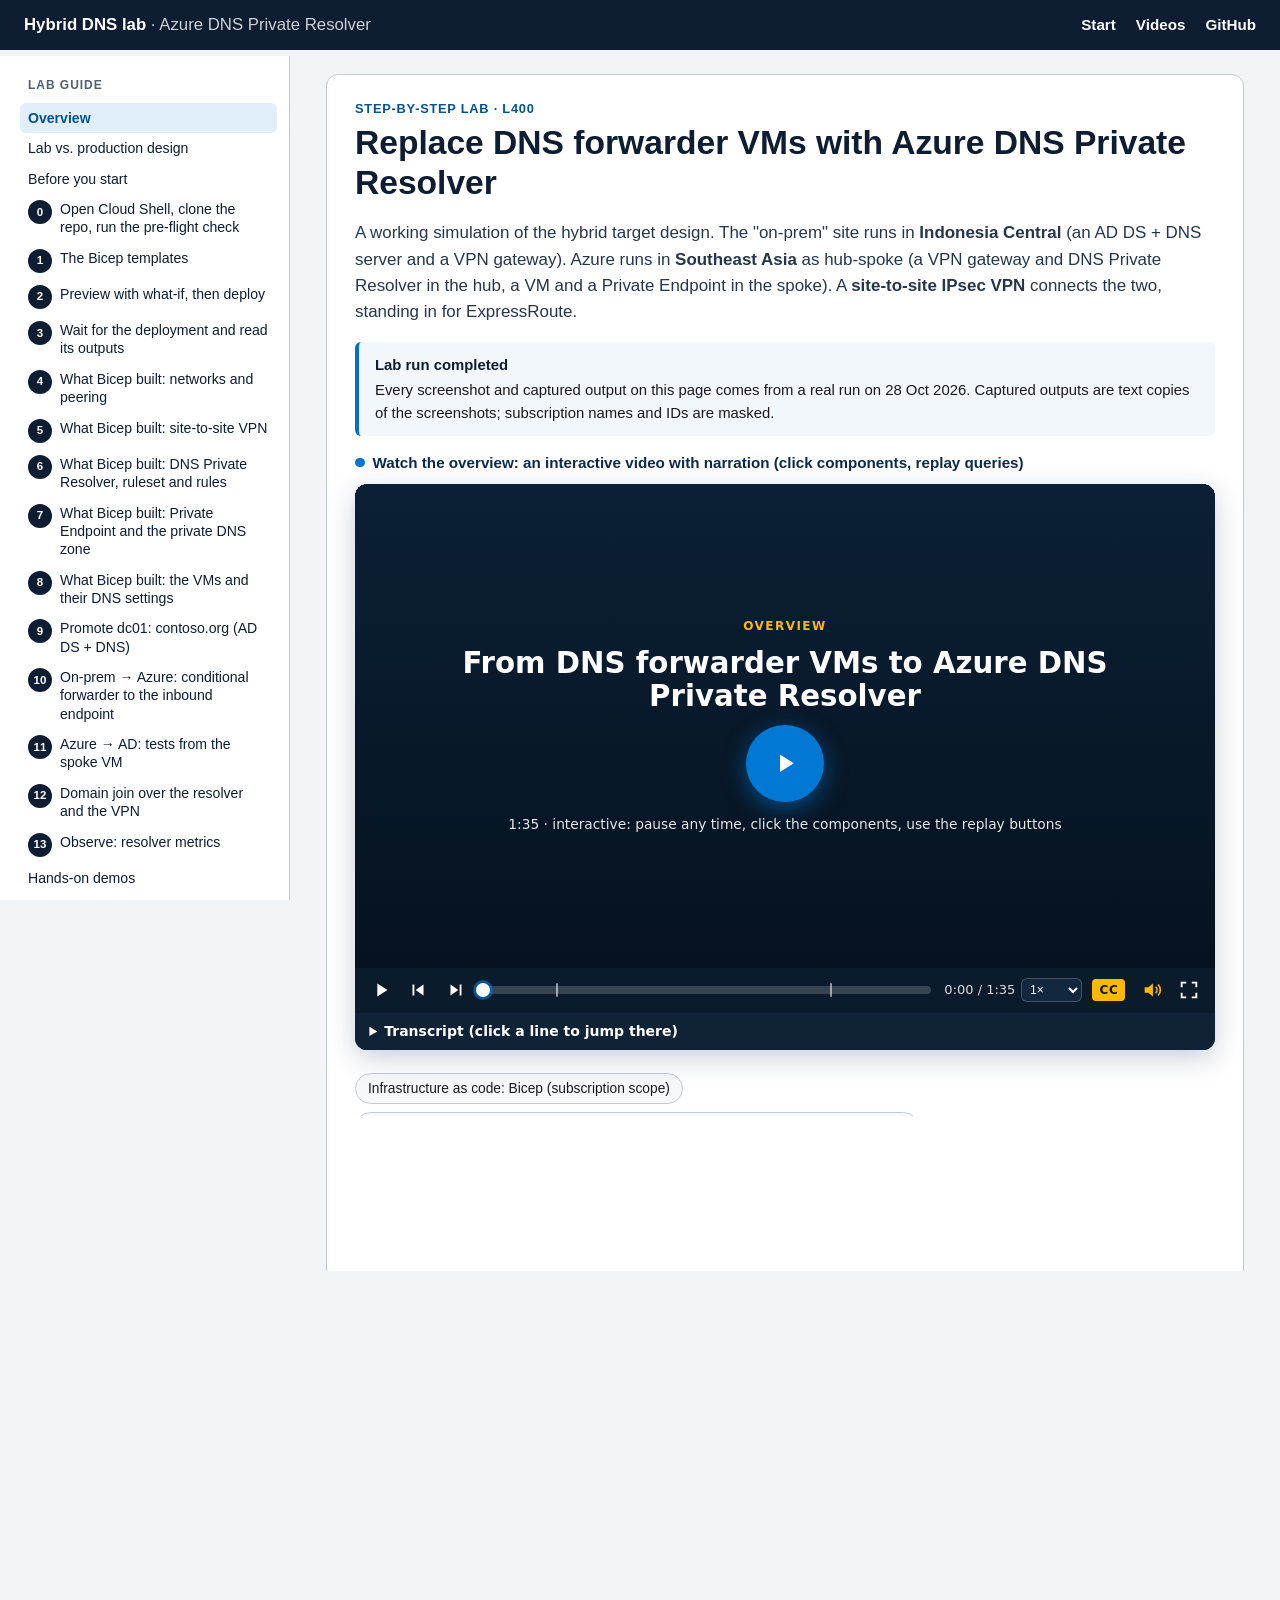
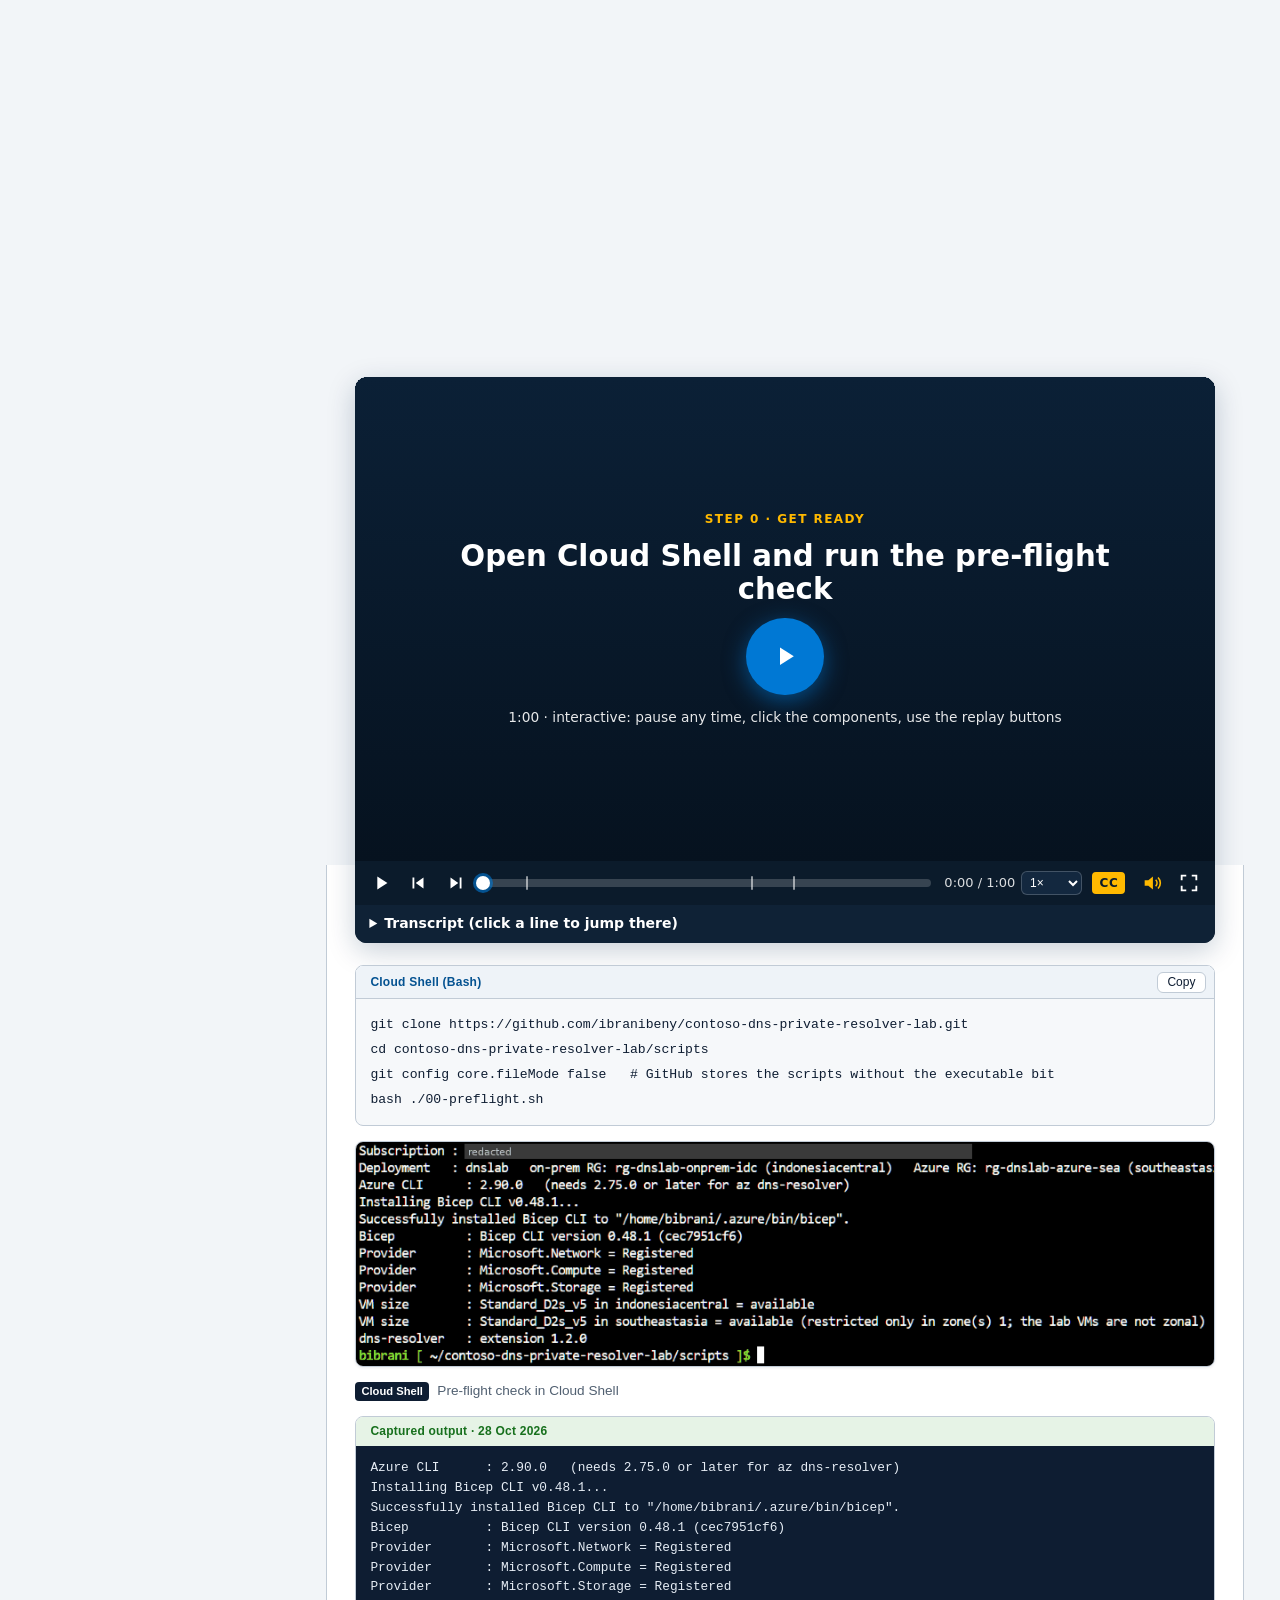
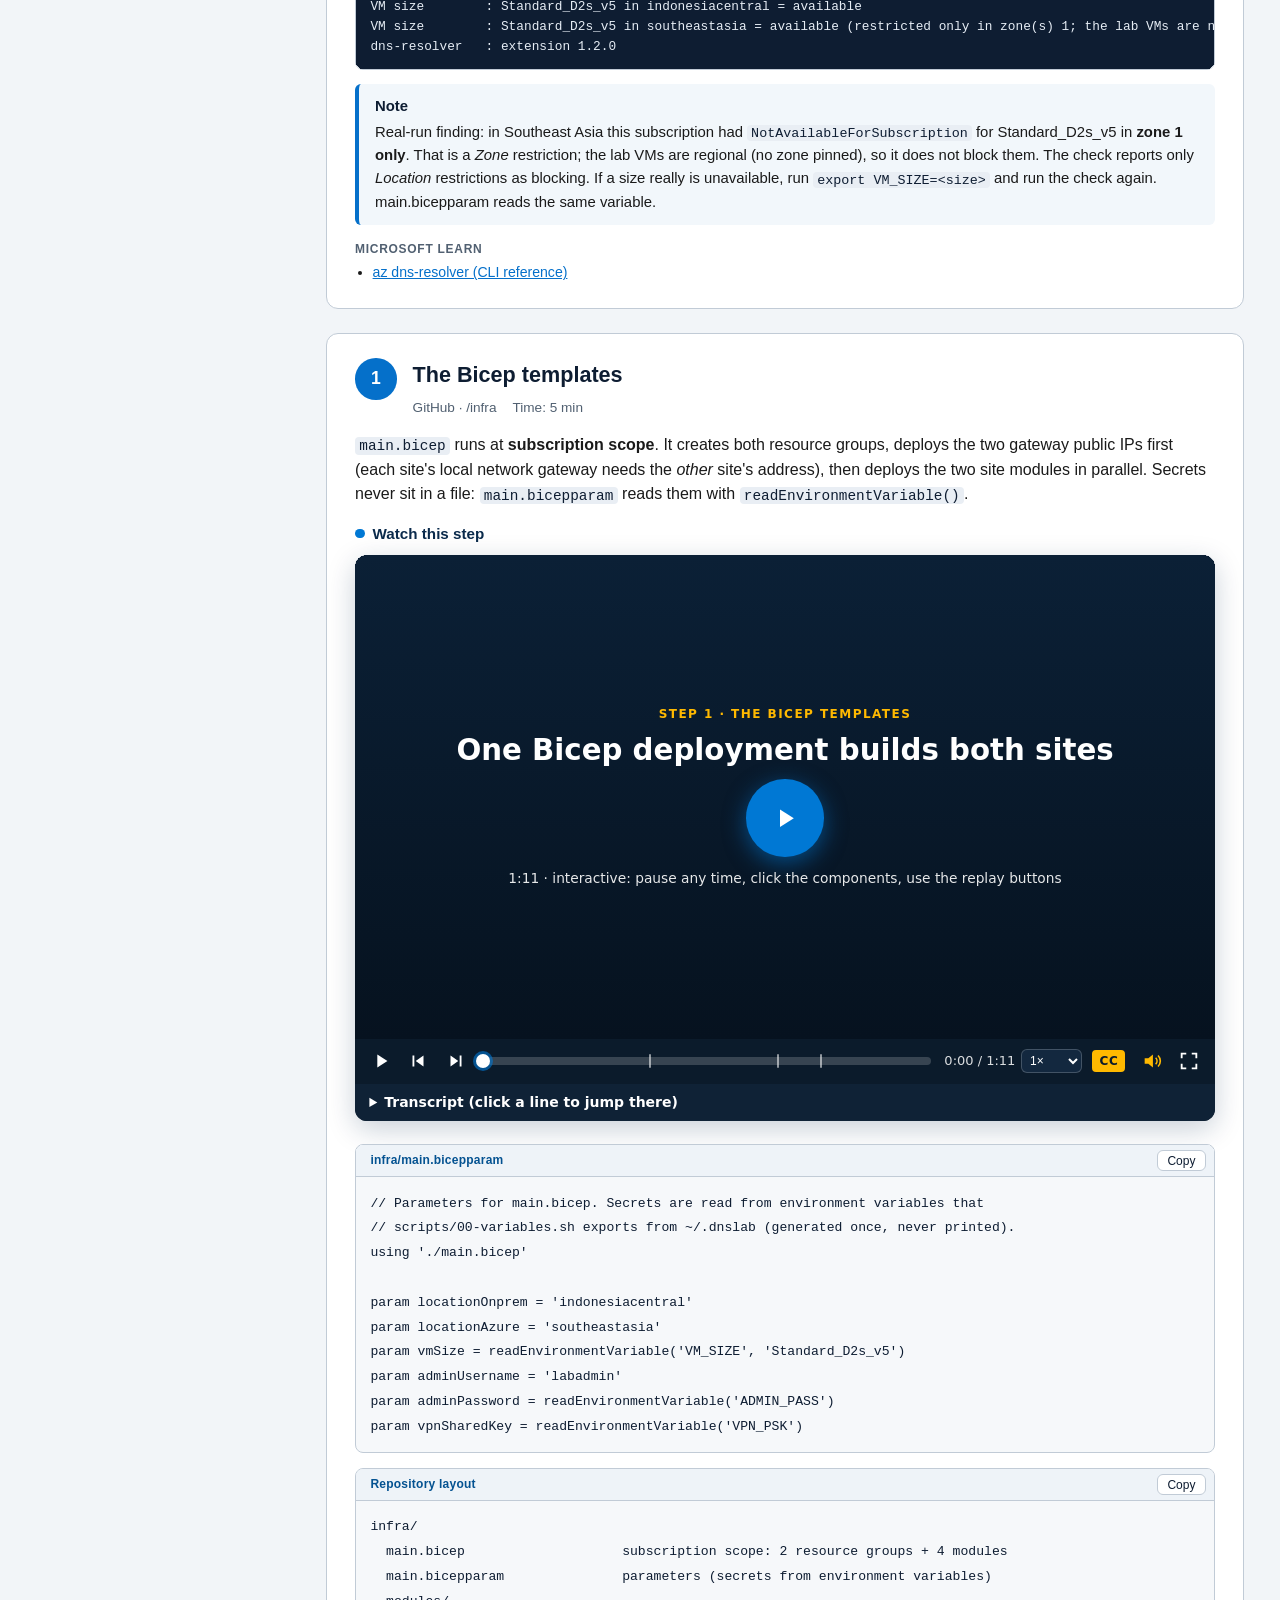
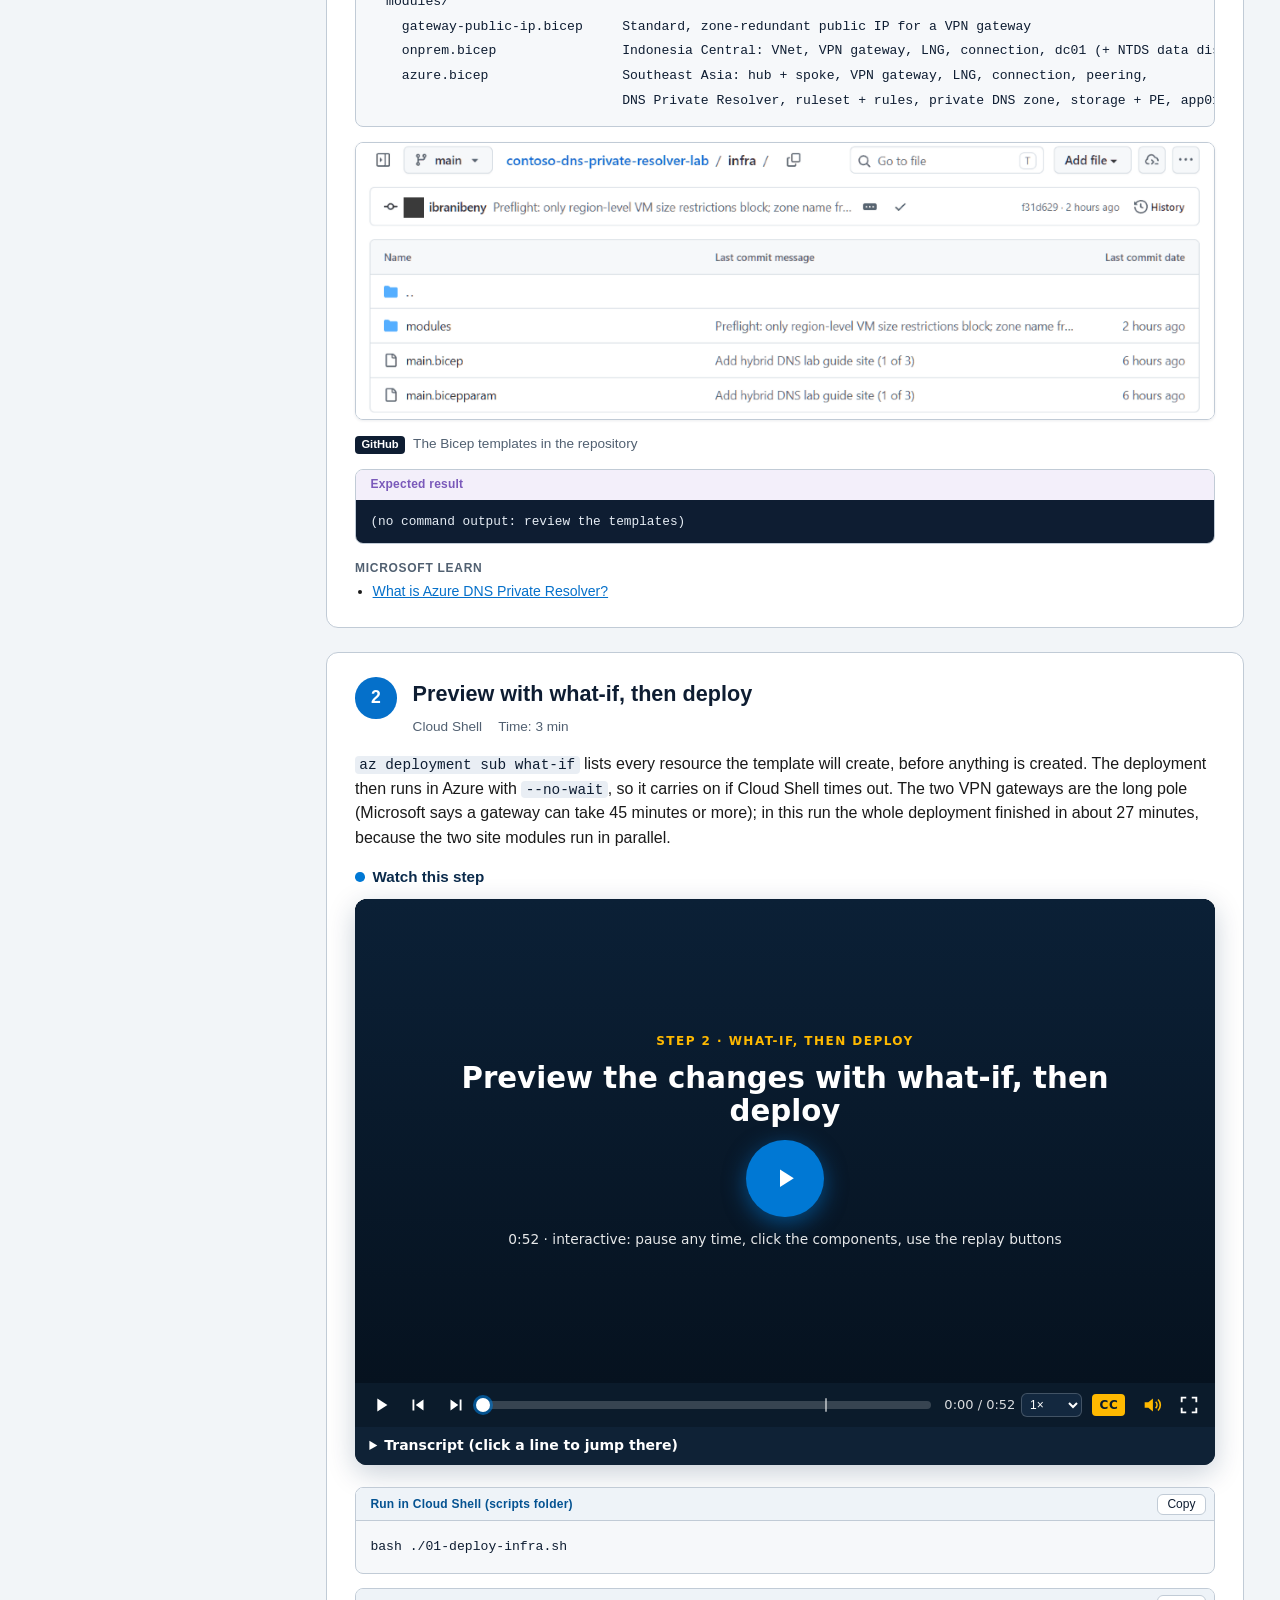
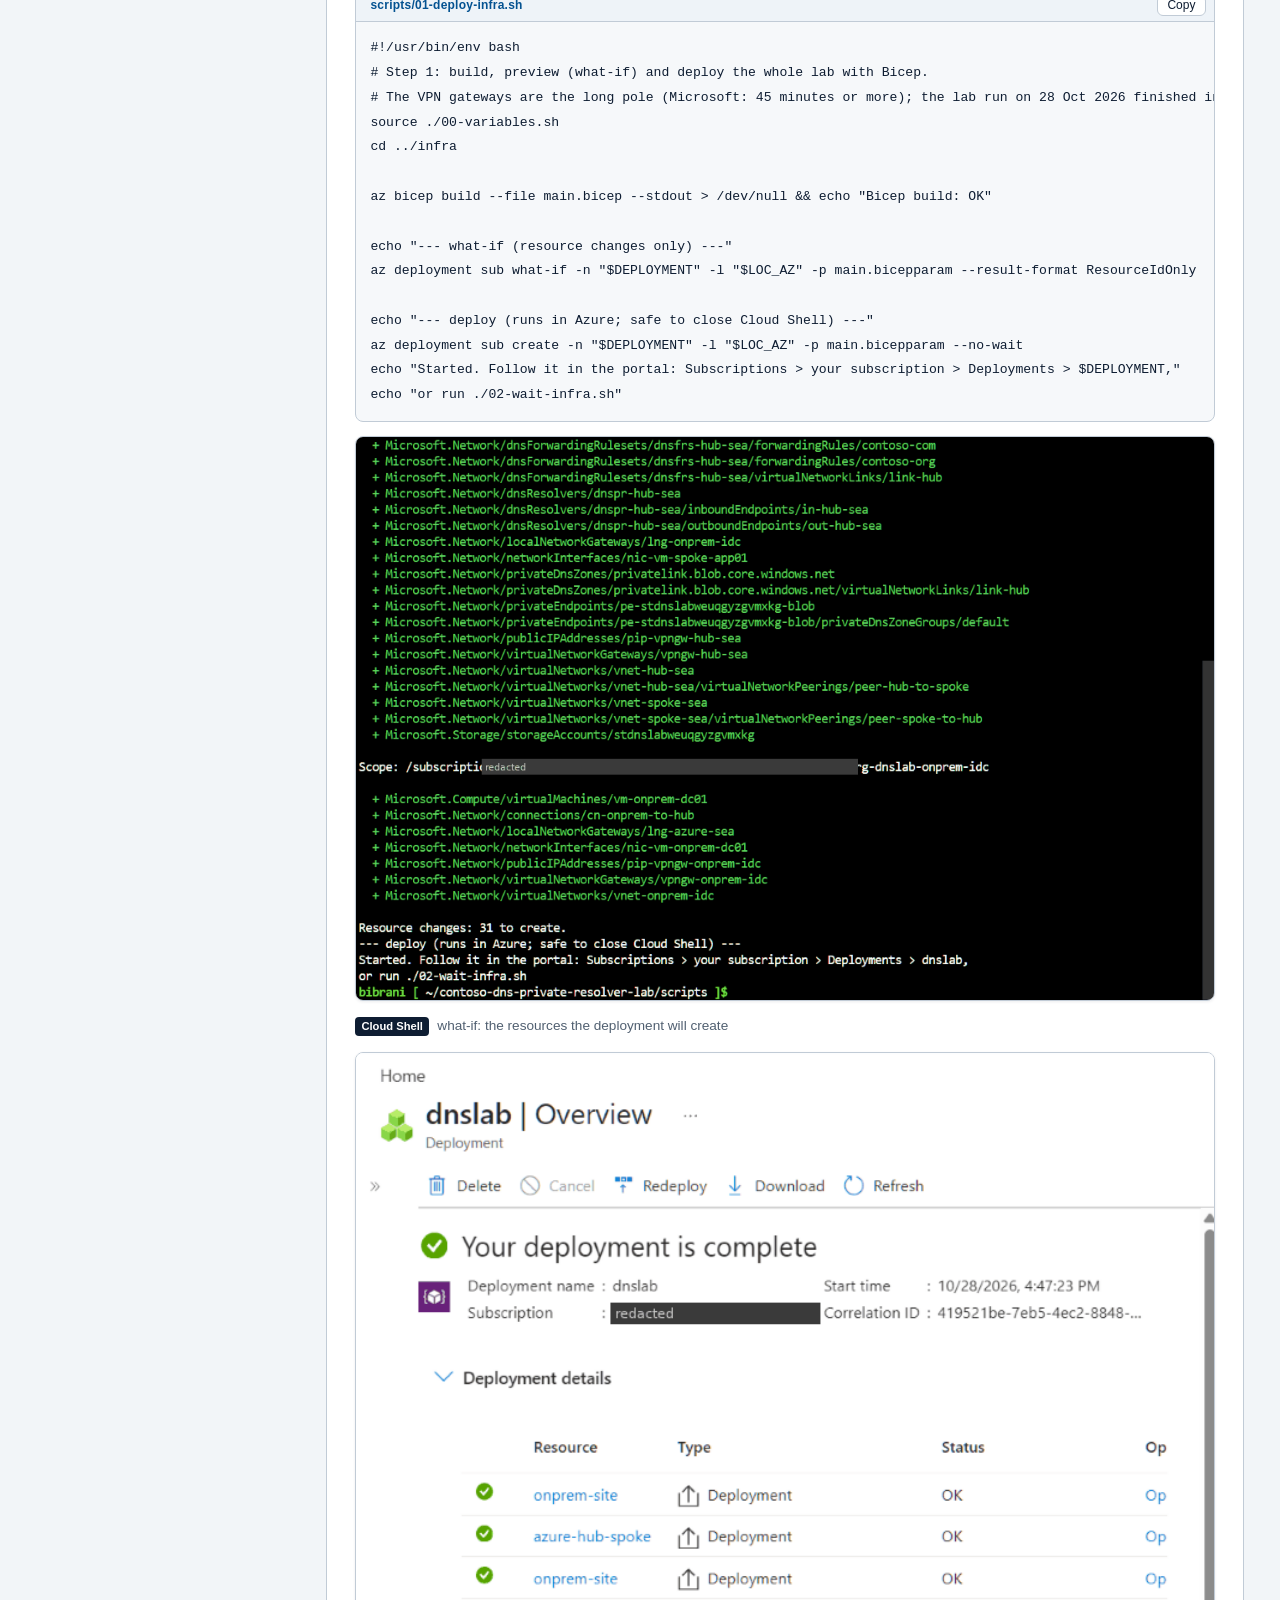
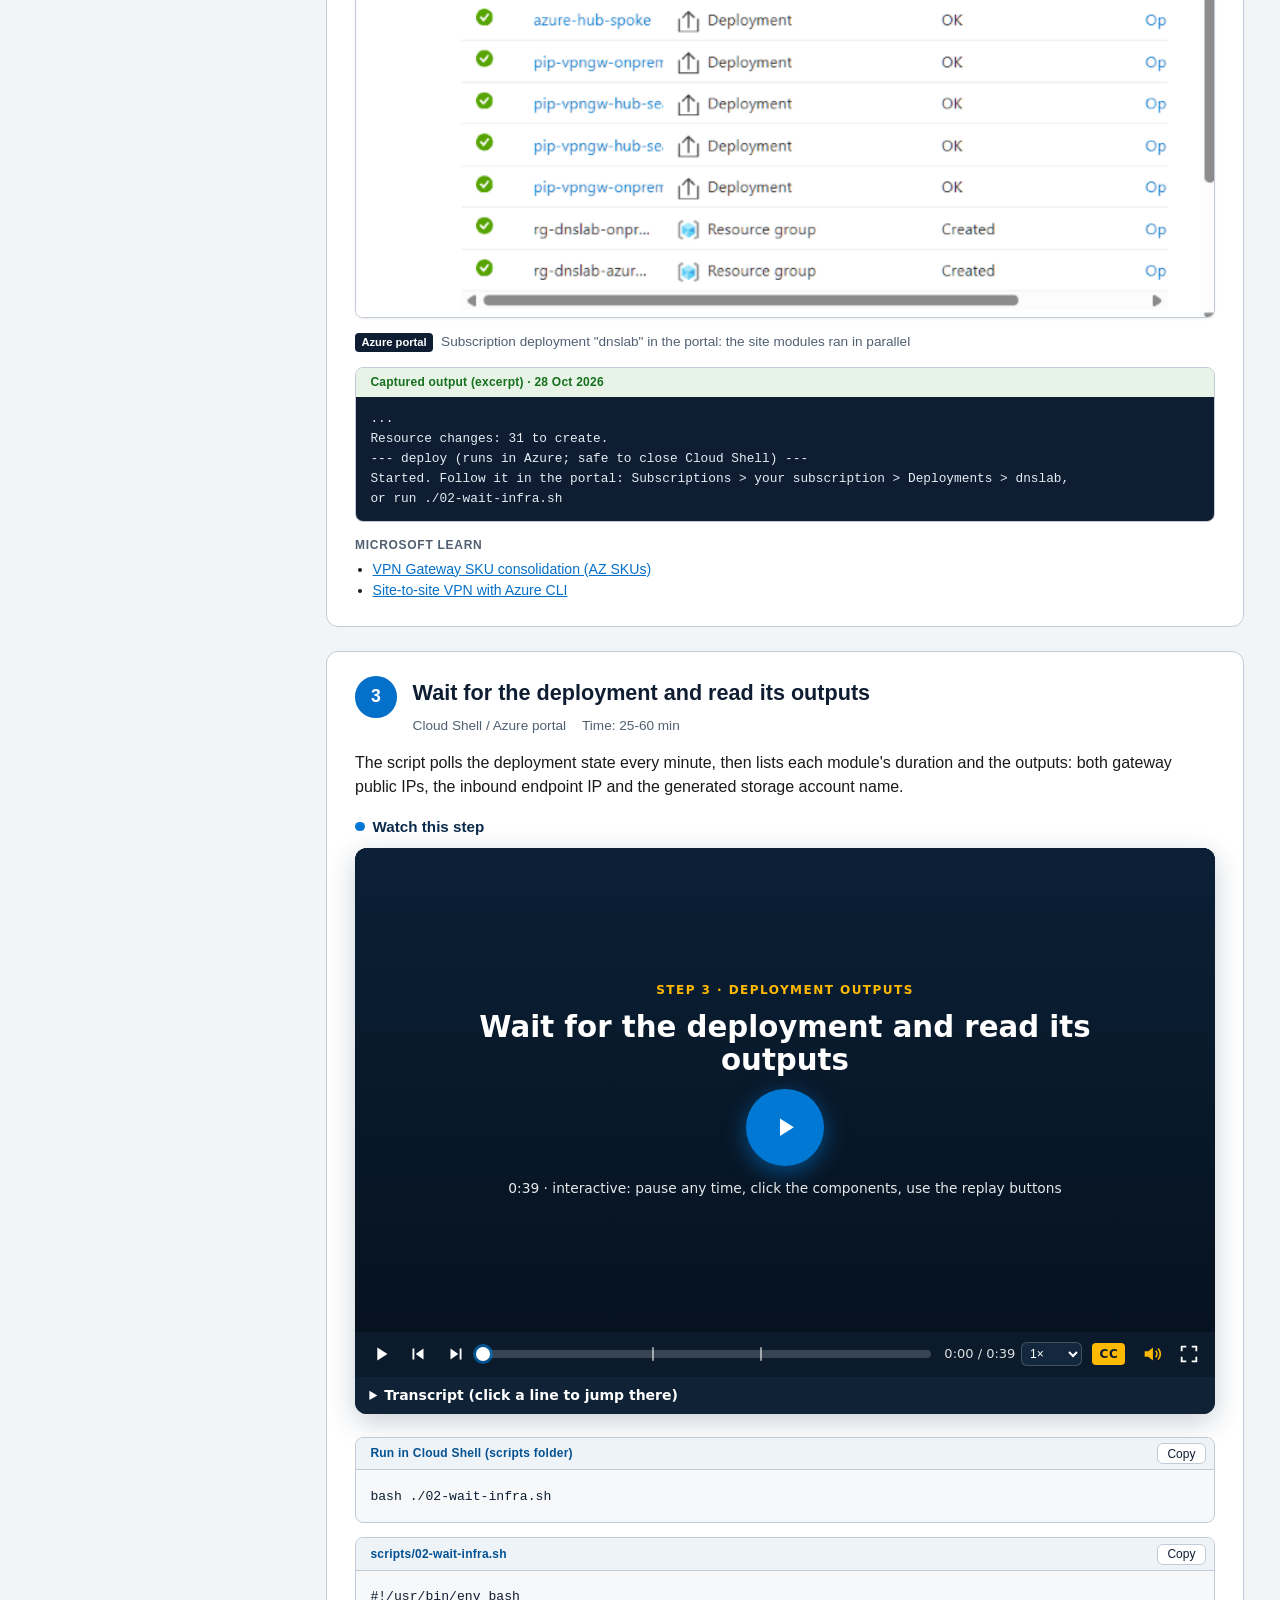
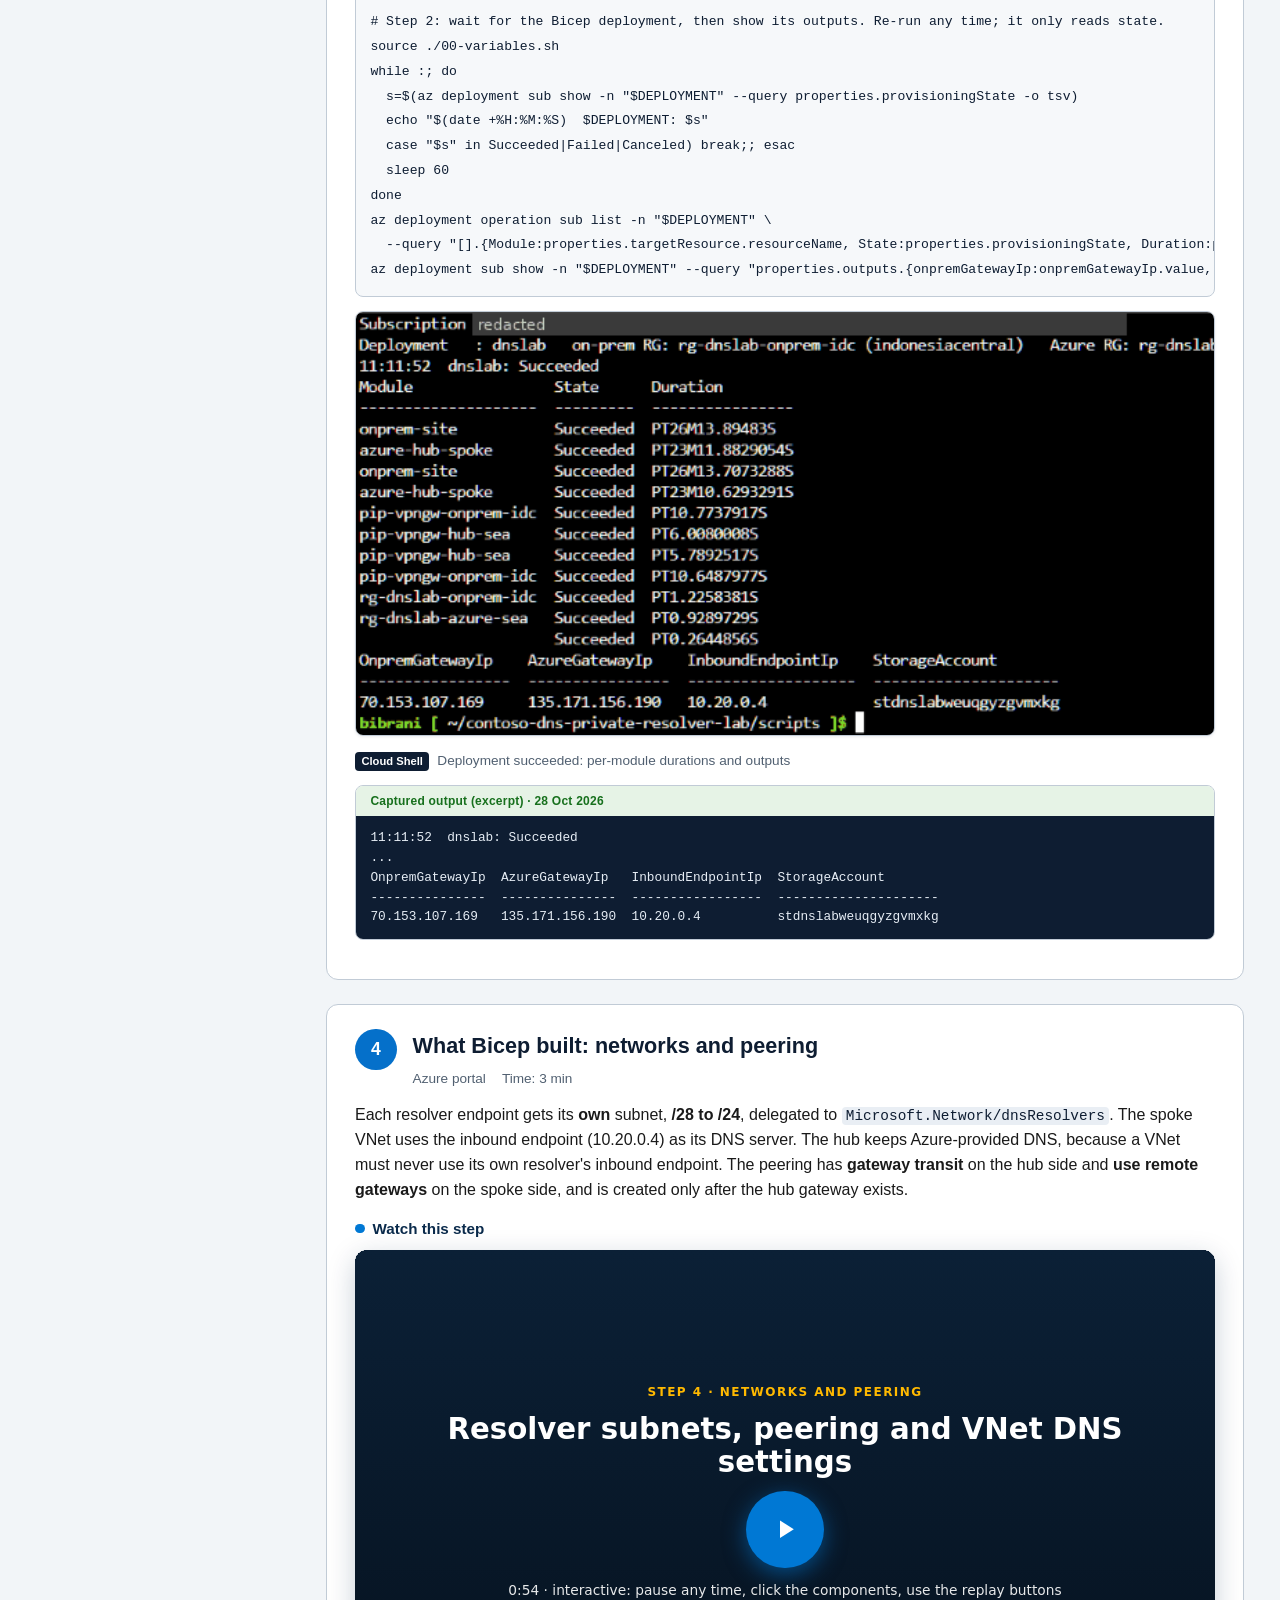
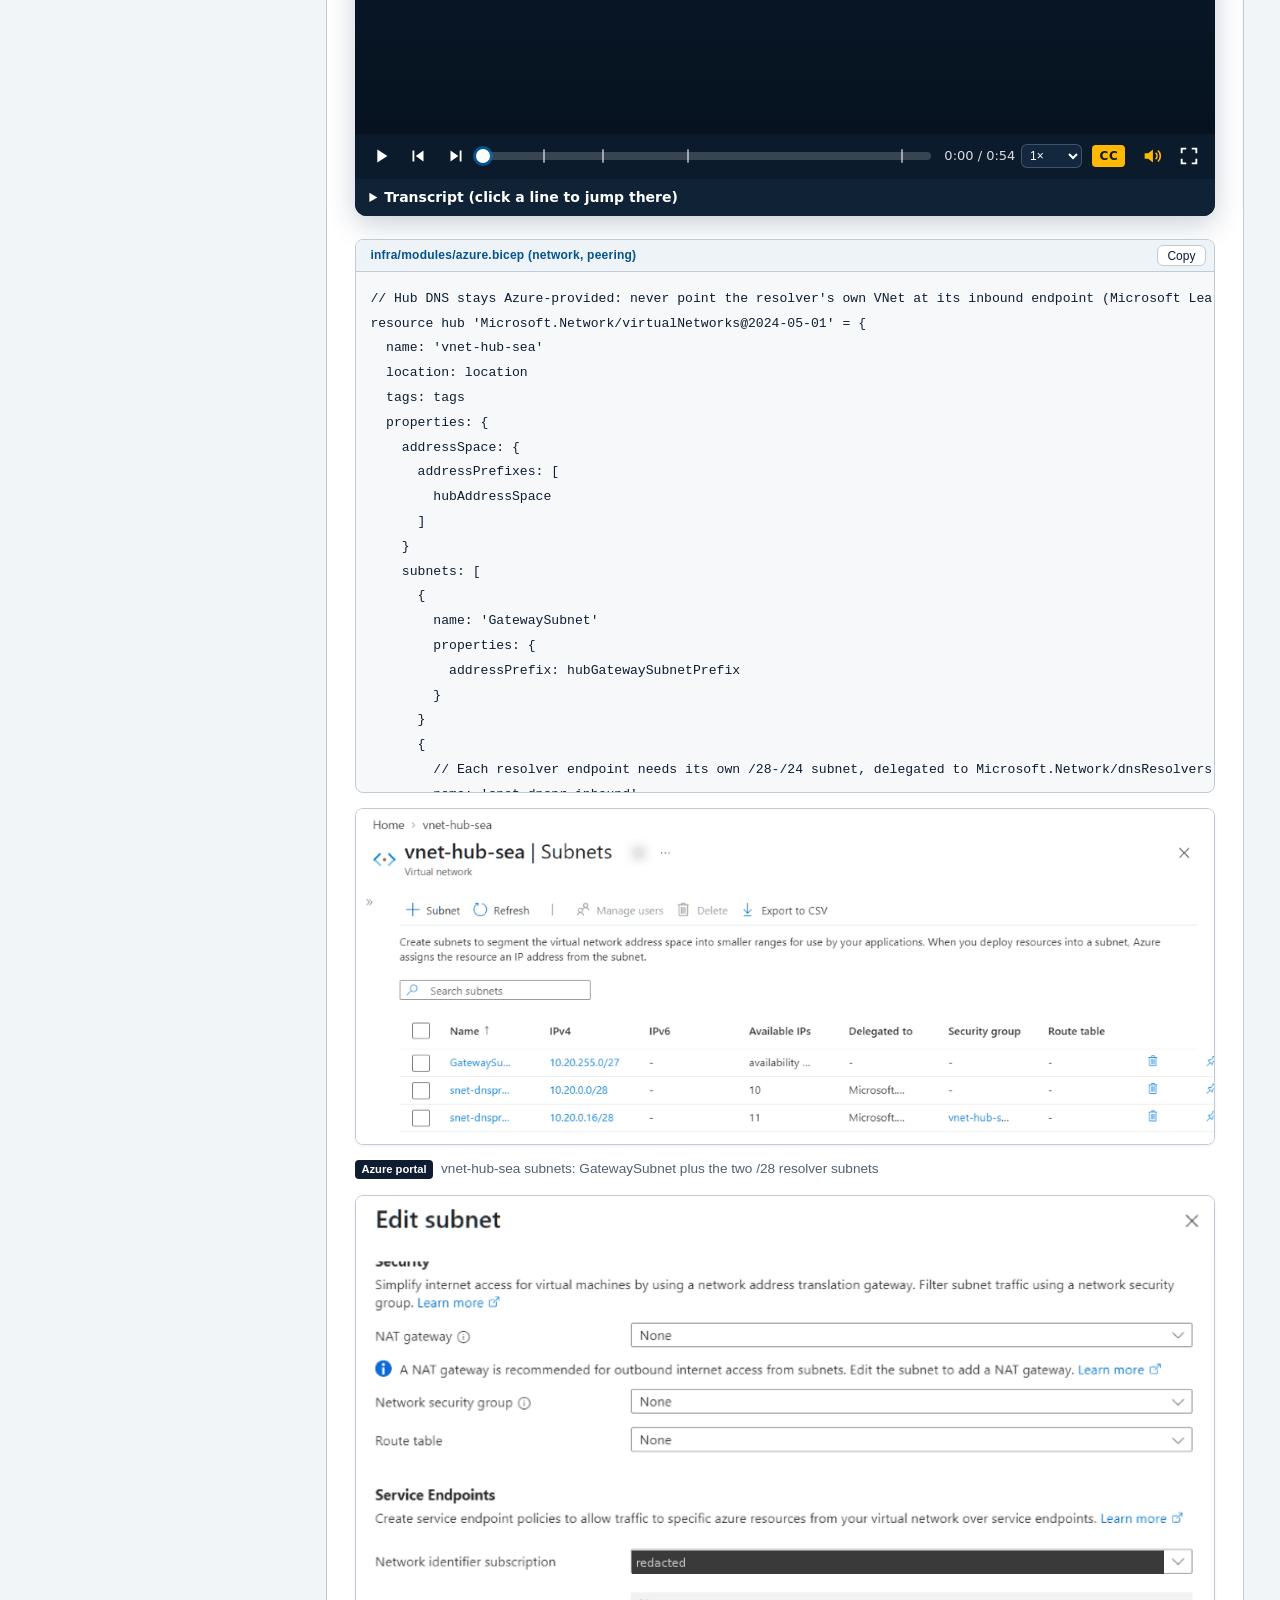
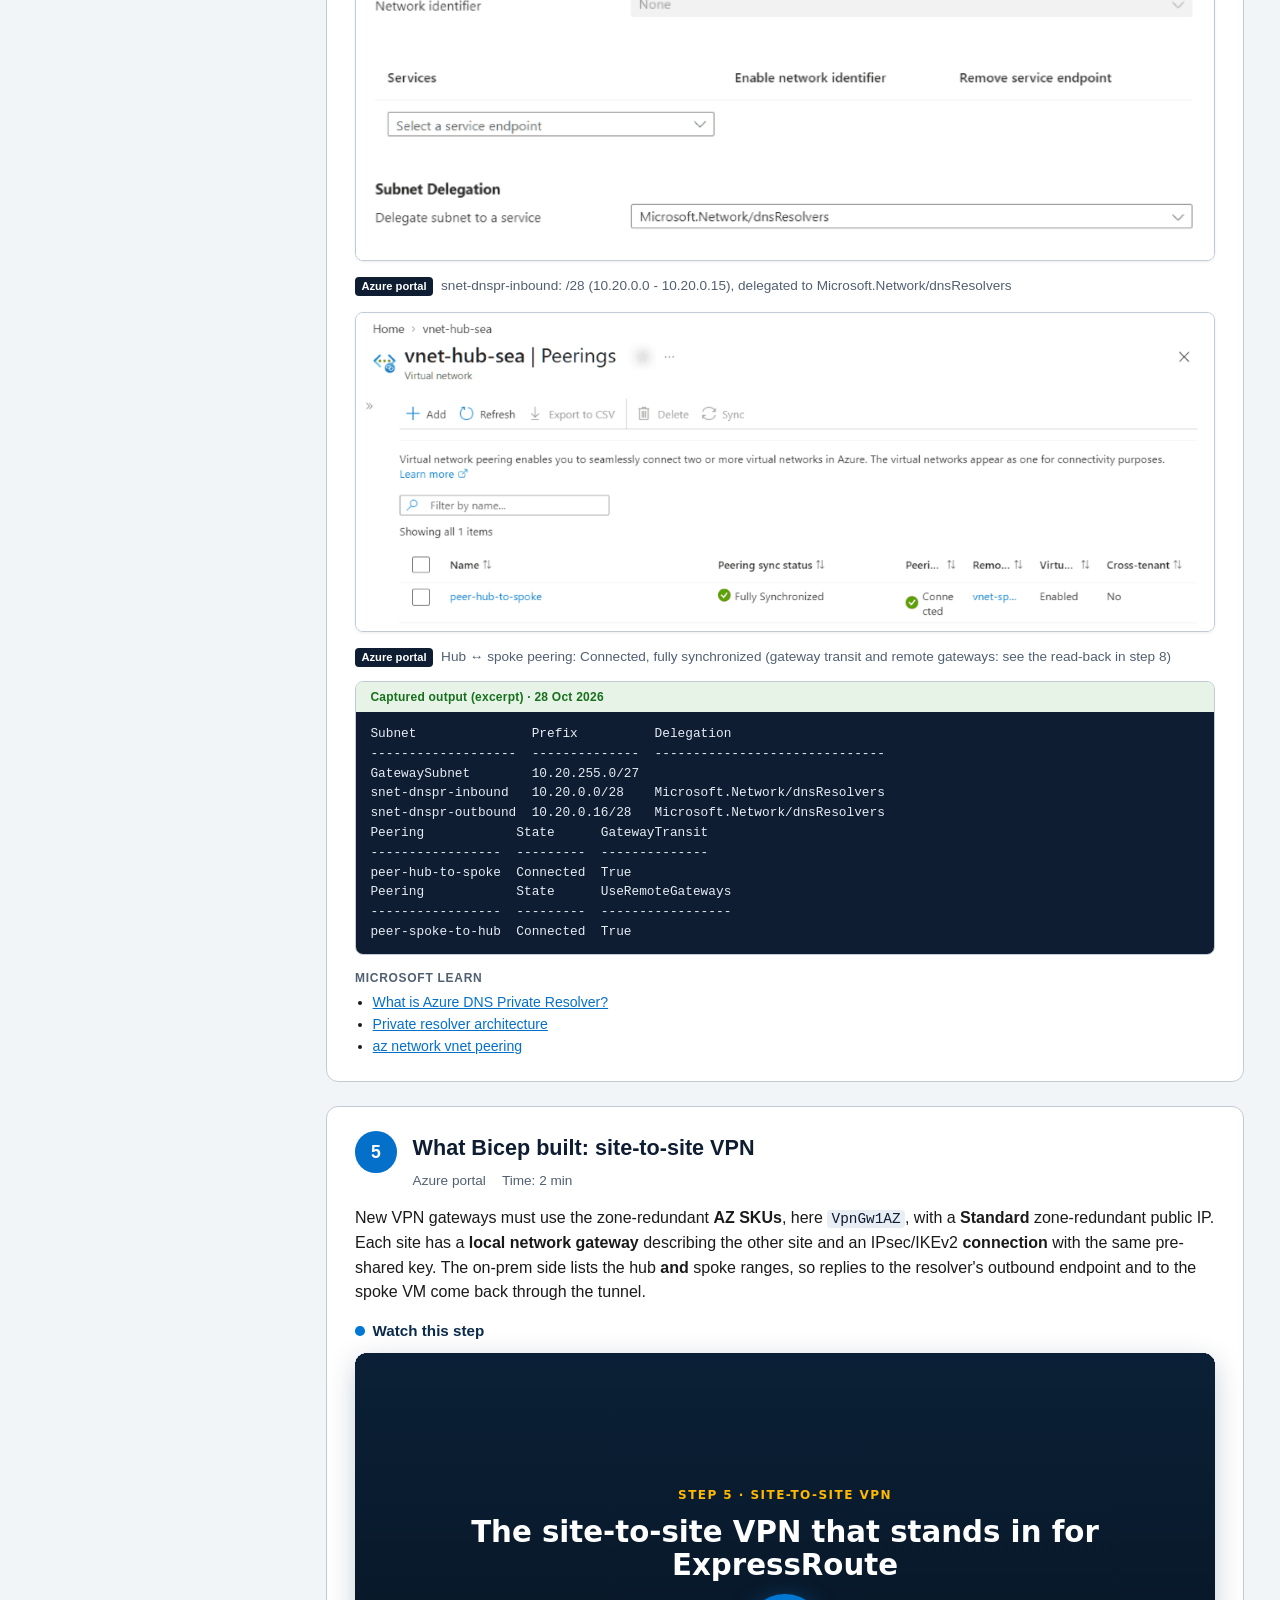
<file: index.html>
<!doctype html>
<html lang="en"><head><meta charset="utf-8"><meta name="viewport" content="width=device-width, initial-scale=1">
<title>Hybrid DNS lab: Azure DNS Private Resolver (Indonesia Central ⇄ Southeast Asia)</title>
<meta name="description" content="Step-by-step lab: replace DNS forwarder VMs with Azure DNS Private Resolver in a hybrid hub-spoke design, with a site-to-site VPN between Indonesia Central and Southeast Asia.">
<link rel="stylesheet" href="assets/css/site.css">
<link rel="stylesheet" href="assets/video/player.css?v=1a412af7"></head>
<body>
<header class="top"><div class="brand">Hybrid DNS lab <span>· Azure DNS Private Resolver</span></div>
<nav class="toplinks"><a href="#s00">Start</a><a href="videos.html">Videos</a><a href="https://github.com/ibranibeny/contoso-dns-private-resolver-lab" target="_blank" rel="noopener">GitHub</a></nav></header>
<div class="layout">
<aside class="side"><div class="side-h">Lab guide</div><a href="#overview">Overview</a><a href="#mapping">Lab vs. production design</a><a href="#before">Before you start</a><a href="#s00"><span class="n">0</span>Open Cloud Shell, clone the repo, run the pre-flight check</a><a href="#s01"><span class="n">1</span>The Bicep templates</a><a href="#s02"><span class="n">2</span>Preview with what-if, then deploy</a><a href="#s03"><span class="n">3</span>Wait for the deployment and read its outputs</a><a href="#s04"><span class="n">4</span>What Bicep built: networks and peering</a><a href="#s05"><span class="n">5</span>What Bicep built: site-to-site VPN</a><a href="#s06"><span class="n">6</span>What Bicep built: DNS Private Resolver, ruleset and rules</a><a href="#s07"><span class="n">7</span>What Bicep built: Private Endpoint and the private DNS zone</a><a href="#s08"><span class="n">8</span>What Bicep built: the VMs and their DNS settings</a><a href="#s09"><span class="n">9</span>Promote dc01: contoso.org (AD DS + DNS)</a><a href="#s10"><span class="n">10</span>On-prem → Azure: conditional forwarder to the inbound endpoint</a><a href="#s11"><span class="n">11</span>Azure → AD: tests from the spoke VM</a><a href="#s12"><span class="n">12</span>Domain join over the resolver and the VPN</a><a href="#s13"><span class="n">13</span>Observe: resolver metrics</a><a href="#demos">Hands-on demos</a><a href="#results">Results</a><a href="#cleanup">Clean up</a><a href="#troubleshooting">Troubleshooting</a><a href="#references">References</a></aside>
<main>
<section class="hero" id="overview">
  <div class="kicker">STEP-BY-STEP LAB · L400</div>
  <h1>Replace DNS forwarder VMs with Azure DNS Private Resolver</h1>
  <p class="lead">A working simulation of the hybrid target design. The "on-prem" site runs in <b>Indonesia Central</b> (an AD DS + DNS server and a VPN gateway). Azure runs in <b>Southeast Asia</b> as hub-spoke (a VPN gateway and DNS Private Resolver in the hub, a VM and a Private Endpoint in the spoke). A <b>site-to-site IPsec VPN</b> connects the two, standing in for ExpressRoute.</p>
  <div class="callout note"><div class="callout-h">Lab run completed</div><div>Every screenshot and captured output on this page comes from a real run on 28 Oct 2026. Captured outputs are text copies of the screenshots; subscription names and IDs are masked.</div></div>
  <div class="lv-embed-h">Watch the overview: an interactive video with narration (click components, replay queries)</div>
  <div data-lab-video="vintro"></div>
  <div class="chips"><span>Infrastructure as code: Bicep (subscription scope)</span><span>Time: about 60-90 minutes (this run: 27 min deployment + 30 min in-VM steps and tests)</span><span>Cost: about USD 0.92/hour plus 2 VMs while running</span><span>Proves: AD forwarding, domain join, Private Endpoint from on-prem</span></div>
  <figure class="diagram"><a href="assets/img/diagrams/lab-architecture.png" target="_blank" rel="noopener"><img src="assets/img/diagrams/lab-architecture.png" alt="Lab architecture with official Azure icons"></a>
  <figcaption>Lab architecture, drawn with the official Azure Architecture Icons.</figcaption></figure>
  <div class="two">
    <figure class="diagram"><img src="assets/img/diagrams/lab-flow-spoke-to-ad.png" alt="Flow 1: spoke VM to contoso.org"><figcaption>Flow 1: spoke VM → inbound endpoint → ruleset → outbound endpoint → VPN → DC.</figcaption></figure>
    <figure class="diagram"><img src="assets/img/diagrams/lab-flow-onprem-to-pe.png" alt="Flow 2: on-prem to Private Endpoint"><figcaption>Flow 2: on-prem DNS → conditional forwarder → VPN → inbound endpoint → private DNS zone.</figcaption></figure>
  </div>
</section>

<section id="mapping"><h2>How the lab maps to the production design</h2>
<table class="grid"><thead><tr><th>Production target design</th><th>This lab</th></tr></thead><tbody><tr><td>On-prem data centre: AD DC + Windows AD DNS</td><td>vnet-onprem-idc (Indonesia Central) with vm-onprem-dc01: AD DS + DNS for contoso.org and contoso.com</td></tr><tr><td>ExpressRoute private peering</td><td>Site-to-site IPsec VPN, VpnGw1AZ ⇄ VpnGw1AZ (same DNS behaviour; only the transport differs)</td></tr><tr><td>Hub VNet with AD 1 / AD 2 as the first rule targets</td><td>No DCs in the lab hub. Rules target the on-prem DC, the production backup target, so the lab tests the hardest path: resolver → VPN → on-prem</td></tr><tr><td>Hub VNet DNS = the AD DCs</td><td>Hub VNet DNS = Azure-provided (the lab hub has no DCs; never the inbound endpoint)</td></tr><tr><td>Spoke VNets: DNS = inbound endpoint</td><td>Same: vnet-spoke-sea uses 10.20.0.4</td></tr><tr><td>Private DNS zones linked to the hub</td><td>Same, shown with privatelink.blob.core.windows.net (plus fallback to internet, per the VPN Gateway FAQ)</td></tr><tr><td>Ruleset contoso.org. / contoso.com. → AD</td><td>Same rules, target 10.10.1.4:53, ruleset linked to the hub only</td></tr><tr><td>On-prem conditional forwarders → inbound IP (AD-integrated, Forest)</td><td>Same, on dc01, with both the privatelink zone (Option A) and the public zone (Option B) tested. Only Option B returned the private IP in this lab</td></tr><tr><td>DNS1 / DNS2 forwarder VMs</td><td>Not deployed. The lab starts in the target state.</td></tr></tbody></table>
<p class="small">The lab uses its own address ranges (10.10.0.0/16, 10.20.0.0/16, 10.21.0.0/16) and is not connected to any customer network.</p></section>

<section id="before"><h2>Before you start</h2>
<ul class="checks">
<li>An Azure subscription where you can create resource groups, networks, VMs and gateways (Contributor or Owner).</li>
<li>Azure Cloud Shell (Bash): Azure CLI 2.75.0 or later and Bicep (Cloud Shell has both; step 0 upgrades Bicep).</li>
<li>Quota for 2 vCPUs of the chosen VM size in <b>each</b> region. Step 0 checks it.</li>
<li>About 60-90 minutes. The Bicep deployment took 27 minutes in this run (allow up to an hour: VPN gateways can take 45 minutes or more), and the in-VM steps and tests took about 30 minutes.</li>
</ul>
<table class="grid compact"><thead><tr><th>Running cost (USD list price, approximate)</th><th>Per hour</th></tr></thead><tbody>
<tr><td>2 × VPN gateway VpnGw1AZ (USD 153.30/month each, default pricing-page region)</td><td>≈ 0.42</td></tr>
<tr><td>DNS Private Resolver: 2 endpoints (USD 180/month each) + 1 ruleset (USD 2.50/month)</td><td>≈ 0.50</td></tr>
<tr><td>2 × Windows VM, storage, Private Endpoint, VPN data</td><td>see the pricing calculator</td></tr>
</tbody></table>
<p class="small">Prices come from the public pricing pages and are not confirmed for these regions. Run the <a href="#cleanup">cleanup</a> when you finish: the gateways and resolver endpoints bill by the hour.</p></section>


<section class="step" id="s00">
  <div class="step-h"><span class="badge">0</span><div><h2>Open Cloud Shell, clone the repo, run the pre-flight check</h2>
  <div class="meta"><span>Cloud Shell (Bash)</span><span>Time: 5 min</span></div></div></div>
  <p class="why">Every step runs from <b>Azure Cloud Shell (Bash)</b>, which already has the Azure CLI and Bicep. The pre-flight script upgrades Bicep, checks the resource providers and checks that the VM size is offered in <b>both</b> regions. It also generates the lab secrets once (VM admin password and VPN pre-shared key) into <code>~/.dnslab</code>, mode 600, never printed.</p>
  <div class="lv-embed-h">Watch this step</div>
  <div data-lab-video="v00"></div>
  
  <div class="code"><div class="code-title">Cloud Shell (Bash)</div><button class="copy" type="button" aria-label="Copy code">Copy</button><pre><code class="lang-bash">git clone https://github.com/ibranibeny/contoso-dns-private-resolver-lab.git
cd contoso-dns-private-resolver-lab/scripts
git config core.fileMode false   # GitHub stores the scripts without the executable bit
bash ./00-preflight.sh</code></pre></div>
  
  <div class="shots"><figure class="shot"><a href="assets/img/screens/s00-preflight.png" target="_blank" rel="noopener"><img src="assets/img/screens/s00-preflight.png" alt="Pre-flight check in Cloud Shell" loading="lazy"></a><figcaption><span class="where">Cloud Shell</span>Pre-flight check in Cloud Shell</figcaption></figure></div>
  <div class="out actual"><div class="out-h">Captured output · 28 Oct 2026</div><pre>Azure CLI      : 2.90.0   (needs 2.75.0 or later for az dns-resolver)
Installing Bicep CLI v0.48.1...
Successfully installed Bicep CLI to &quot;/home/bibrani/.azure/bin/bicep&quot;.
Bicep          : Bicep CLI version 0.48.1 (cec7951cf6)
Provider       : Microsoft.Network = Registered
Provider       : Microsoft.Compute = Registered
Provider       : Microsoft.Storage = Registered
VM size        : Standard_D2s_v5 in indonesiacentral = available
VM size        : Standard_D2s_v5 in southeastasia = available (restricted only in zone(s) 1; the lab VMs are not zonal)
dns-resolver   : extension 1.2.0</pre></div>
  <div class="callout note"><div class="callout-h">Note</div><div>Real-run finding: in Southeast Asia this subscription had <code>NotAvailableForSubscription</code> for Standard_D2s_v5 in <b>zone 1 only</b>. That is a <i>Zone</i> restriction; the lab VMs are regional (no zone pinned), so it does not block them. The check reports only <i>Location</i> restrictions as blocking. If a size really is unavailable, run <code>export VM_SIZE=&lt;size&gt;</code> and run the check again. main.bicepparam reads the same variable.</div></div>
  <div class="learn"><div class="learn-h">Microsoft Learn</div><ul><li><a href="https://learn.microsoft.com/cli/azure/dns-resolver" target="_blank" rel="noopener">az dns-resolver (CLI reference)</a></li></ul></div>
</section>
<section class="step" id="s01">
  <div class="step-h"><span class="badge">1</span><div><h2>The Bicep templates</h2>
  <div class="meta"><span>GitHub · /infra</span><span>Time: 5 min</span></div></div></div>
  <p class="why"><code>main.bicep</code> runs at <b>subscription scope</b>. It creates both resource groups, deploys the two gateway public IPs first (each site's local network gateway needs the <i>other</i> site's address), then deploys the two site modules in parallel. Secrets never sit in a file: <code>main.bicepparam</code> reads them with <code>readEnvironmentVariable()</code>.</p>
  <div class="lv-embed-h">Watch this step</div>
  <div data-lab-video="v01"></div>
  
  <div class="code"><div class="code-title">infra/main.bicepparam</div><button class="copy" type="button" aria-label="Copy code">Copy</button><pre><code class="lang-bicep">// Parameters for main.bicep. Secrets are read from environment variables that
// scripts/00-variables.sh exports from ~/.dnslab (generated once, never printed).
using &#x27;./main.bicep&#x27;

param locationOnprem = &#x27;indonesiacentral&#x27;
param locationAzure = &#x27;southeastasia&#x27;
param vmSize = readEnvironmentVariable(&#x27;VM_SIZE&#x27;, &#x27;Standard_D2s_v5&#x27;)
param adminUsername = &#x27;labadmin&#x27;
param adminPassword = readEnvironmentVariable(&#x27;ADMIN_PASS&#x27;)
param vpnSharedKey = readEnvironmentVariable(&#x27;VPN_PSK&#x27;)</code></pre></div>
  <div class="code"><div class="code-title">Repository layout</div><button class="copy" type="button" aria-label="Copy code">Copy</button><pre><code class="lang-text">infra/
  main.bicep                    subscription scope: 2 resource groups + 4 modules
  main.bicepparam               parameters (secrets from environment variables)
  modules/
    gateway-public-ip.bicep     Standard, zone-redundant public IP for a VPN gateway
    onprem.bicep                Indonesia Central: VNet, VPN gateway, LNG, connection, dc01 (+ NTDS data disk)
    azure.bicep                 Southeast Asia: hub + spoke, VPN gateway, LNG, connection, peering,
                                DNS Private Resolver, ruleset + rules, private DNS zone, storage + PE, app01</code></pre></div>
  <div class="shots"><figure class="shot"><a href="assets/img/screens/s01-bicep-repo.png" target="_blank" rel="noopener"><img src="assets/img/screens/s01-bicep-repo.png" alt="The Bicep templates in the repository" loading="lazy"></a><figcaption><span class="where">GitHub</span>The Bicep templates in the repository</figcaption></figure></div>
  <div class="out expected"><div class="out-h">Expected result</div><pre>(no command output: review the templates)</pre></div>
  
  <div class="learn"><div class="learn-h">Microsoft Learn</div><ul><li><a href="https://learn.microsoft.com/azure/dns/dns-private-resolver-overview" target="_blank" rel="noopener">What is Azure DNS Private Resolver?</a></li></ul></div>
</section>
<section class="step" id="s02">
  <div class="step-h"><span class="badge">2</span><div><h2>Preview with what-if, then deploy</h2>
  <div class="meta"><span>Cloud Shell</span><span>Time: 3 min</span></div></div></div>
  <p class="why"><code>az deployment sub what-if</code> lists every resource the template will create, before anything is created. The deployment then runs in Azure with <code>--no-wait</code>, so it carries on if Cloud Shell times out. The two VPN gateways are the long pole (Microsoft says a gateway can take 45 minutes or more); in this run the whole deployment finished in about 27 minutes, because the two site modules run in parallel.</p>
  <div class="lv-embed-h">Watch this step</div>
  <div data-lab-video="v02"></div>
  <div class="code"><div class="code-title">Run in Cloud Shell (scripts folder)</div><button class="copy" type="button" aria-label="Copy code">Copy</button><pre><code class="lang-bash">bash ./01-deploy-infra.sh</code></pre></div>
  <div class="code"><div class="code-title">scripts/01-deploy-infra.sh</div><button class="copy" type="button" aria-label="Copy code">Copy</button><pre><code class="lang-bash">#!/usr/bin/env bash
# Step 1: build, preview (what-if) and deploy the whole lab with Bicep.
# The VPN gateways are the long pole (Microsoft: 45 minutes or more); the lab run on 28 Oct 2026 finished in about 27 minutes.
source ./00-variables.sh
cd ../infra

az bicep build --file main.bicep --stdout &gt; /dev/null &amp;&amp; echo &quot;Bicep build: OK&quot;

echo &quot;--- what-if (resource changes only) ---&quot;
az deployment sub what-if -n &quot;$DEPLOYMENT&quot; -l &quot;$LOC_AZ&quot; -p main.bicepparam --result-format ResourceIdOnly

echo &quot;--- deploy (runs in Azure; safe to close Cloud Shell) ---&quot;
az deployment sub create -n &quot;$DEPLOYMENT&quot; -l &quot;$LOC_AZ&quot; -p main.bicepparam --no-wait
echo &quot;Started. Follow it in the portal: Subscriptions &gt; your subscription &gt; Deployments &gt; $DEPLOYMENT,&quot;
echo &quot;or run ./02-wait-infra.sh&quot;</code></pre></div>
  
  <div class="shots"><figure class="shot"><a href="assets/img/screens/s02-whatif.png" target="_blank" rel="noopener"><img src="assets/img/screens/s02-whatif.png" alt="what-if: the resources the deployment will create" loading="lazy"></a><figcaption><span class="where">Cloud Shell</span>what-if: the resources the deployment will create</figcaption></figure><figure class="shot"><a href="assets/img/screens/s02-deployment-portal.png" target="_blank" rel="noopener"><img src="assets/img/screens/s02-deployment-portal.png" alt="Subscription deployment &quot;dnslab&quot; in the portal: the site modules ran in parallel" loading="lazy"></a><figcaption><span class="where">Azure portal</span>Subscription deployment &quot;dnslab&quot; in the portal: the site modules ran in parallel</figcaption></figure></div>
  <div class="out actual"><div class="out-h">Captured output (excerpt) · 28 Oct 2026</div><pre>...
Resource changes: 31 to create.
--- deploy (runs in Azure; safe to close Cloud Shell) ---
Started. Follow it in the portal: Subscriptions &gt; your subscription &gt; Deployments &gt; dnslab,
or run ./02-wait-infra.sh</pre></div>
  
  <div class="learn"><div class="learn-h">Microsoft Learn</div><ul><li><a href="https://learn.microsoft.com/azure/vpn-gateway/gateway-sku-consolidation" target="_blank" rel="noopener">VPN Gateway SKU consolidation (AZ SKUs)</a></li><li><a href="https://learn.microsoft.com/azure/vpn-gateway/vpn-gateway-howto-site-to-site-resource-manager-cli" target="_blank" rel="noopener">Site-to-site VPN with Azure CLI</a></li></ul></div>
</section>
<section class="step" id="s03">
  <div class="step-h"><span class="badge">3</span><div><h2>Wait for the deployment and read its outputs</h2>
  <div class="meta"><span>Cloud Shell / Azure portal</span><span>Time: 25-60 min</span></div></div></div>
  <p class="why">The script polls the deployment state every minute, then lists each module's duration and the outputs: both gateway public IPs, the inbound endpoint IP and the generated storage account name.</p>
  <div class="lv-embed-h">Watch this step</div>
  <div data-lab-video="v03"></div>
  <div class="code"><div class="code-title">Run in Cloud Shell (scripts folder)</div><button class="copy" type="button" aria-label="Copy code">Copy</button><pre><code class="lang-bash">bash ./02-wait-infra.sh</code></pre></div>
  <div class="code"><div class="code-title">scripts/02-wait-infra.sh</div><button class="copy" type="button" aria-label="Copy code">Copy</button><pre><code class="lang-bash">#!/usr/bin/env bash
# Step 2: wait for the Bicep deployment, then show its outputs. Re-run any time; it only reads state.
source ./00-variables.sh
while :; do
  s=$(az deployment sub show -n &quot;$DEPLOYMENT&quot; --query properties.provisioningState -o tsv)
  echo &quot;$(date +%H:%M:%S)  $DEPLOYMENT: $s&quot;
  case &quot;$s&quot; in Succeeded|Failed|Canceled) break;; esac
  sleep 60
done
az deployment operation sub list -n &quot;$DEPLOYMENT&quot; \
  --query &quot;[].{Module:properties.targetResource.resourceName, State:properties.provisioningState, Duration:properties.duration}&quot; -o table
az deployment sub show -n &quot;$DEPLOYMENT&quot; --query &quot;properties.outputs.{onpremGatewayIp:onpremGatewayIp.value, azureGatewayIp:azureGatewayIp.value, inboundEndpointIp:inboundEndpointIp.value, storageAccount:storageAccountName.value}&quot; -o table</code></pre></div>
  
  <div class="shots"><figure class="shot"><a href="assets/img/screens/s03-deployment-succeeded.png" target="_blank" rel="noopener"><img src="assets/img/screens/s03-deployment-succeeded.png" alt="Deployment succeeded: per-module durations and outputs" loading="lazy"></a><figcaption><span class="where">Cloud Shell</span>Deployment succeeded: per-module durations and outputs</figcaption></figure></div>
  <div class="out actual"><div class="out-h">Captured output (excerpt) · 28 Oct 2026</div><pre>11:11:52  dnslab: Succeeded
...
OnpremGatewayIp  AzureGatewayIp   InboundEndpointIp  StorageAccount
---------------  ---------------  -----------------  ---------------------
70.153.107.169   135.171.156.190  10.20.0.4          stdnslabweuqgyzgvmxkg</pre></div>
  
  
</section>
<section class="step" id="s04">
  <div class="step-h"><span class="badge">4</span><div><h2>What Bicep built: networks and peering</h2>
  <div class="meta"><span>Azure portal</span><span>Time: 3 min</span></div></div></div>
  <p class="why">Each resolver endpoint gets its <b>own</b> subnet, <b>/28 to /24</b>, delegated to <code>Microsoft.Network/dnsResolvers</code>. The spoke VNet uses the inbound endpoint (10.20.0.4) as its DNS server. The hub keeps Azure-provided DNS, because a VNet must never use its own resolver's inbound endpoint. The peering has <b>gateway transit</b> on the hub side and <b>use remote gateways</b> on the spoke side, and is created only after the hub gateway exists.</p>
  <div class="lv-embed-h">Watch this step</div>
  <div data-lab-video="v04"></div>
  
  <div class="code"><div class="code-title">infra/modules/azure.bicep (network, peering)</div><button class="copy" type="button" aria-label="Copy code">Copy</button><pre><code class="lang-bicep">// Hub DNS stays Azure-provided: never point the resolver&#x27;s own VNet at its inbound endpoint (Microsoft Learn).
resource hub &#x27;Microsoft.Network/virtualNetworks@2024-05-01&#x27; = {
  name: &#x27;vnet-hub-sea&#x27;
  location: location
  tags: tags
  properties: {
    addressSpace: {
      addressPrefixes: [
        hubAddressSpace
      ]
    }
    subnets: [
      {
        name: &#x27;GatewaySubnet&#x27;
        properties: {
          addressPrefix: hubGatewaySubnetPrefix
        }
      }
      {
        // Each resolver endpoint needs its own /28-/24 subnet, delegated to Microsoft.Network/dnsResolvers
        name: &#x27;snet-dnspr-inbound&#x27;
        properties: {
          addressPrefix: inboundSubnetPrefix
          delegations: [
            {
              name: &#x27;Microsoft.Network.dnsResolvers&#x27;
              properties: {
                serviceName: &#x27;Microsoft.Network/dnsResolvers&#x27;
              }
            }
          ]
        }
      }
      {
        name: &#x27;snet-dnspr-outbound&#x27;
        properties: {
          addressPrefix: outboundSubnetPrefix
          delegations: [
            {
              name: &#x27;Microsoft.Network.dnsResolvers&#x27;
              properties: {
                serviceName: &#x27;Microsoft.Network/dnsResolvers&#x27;
              }
            }
          ]
        }
      }
    ]
  }
}

// Spoke uses the inbound endpoint as its DNS server (centralized model).
resource spoke &#x27;Microsoft.Network/virtualNetworks@2024-05-01&#x27; = {
  name: &#x27;vnet-spoke-sea&#x27;
  location: location
  tags: tags
  properties: {
    addressSpace: {
      addressPrefixes: [
        spokeAddressSpace
      ]
    }
    dhcpOptions: {
      dnsServers: [
        inboundEndpointIp
      ]
    }
    subnets: [
      {
        name: &#x27;snet-workload&#x27;
        properties: {
          addressPrefix: workloadSubnetPrefix
          defaultOutboundAccess: true // lab shortcut for Run Command output; use explicit egress in production
        }
      }
      {
        name: &#x27;snet-pe&#x27;
        properties: {
          addressPrefix: peSubnetPrefix
        }
      }
    ]
  }
}

// Gateway transit needs the hub gateway to exist first.
resource peerHubToSpoke &#x27;Microsoft.Network/virtualNetworks/virtualNetworkPeerings@2024-05-01&#x27; = {
  parent: hub
  name: &#x27;peer-hub-to-spoke&#x27;
  properties: {
    remoteVirtualNetwork: {
      id: spoke.id
    }
    allowVirtualNetworkAccess: true
    allowForwardedTraffic: true
    allowGatewayTransit: true
    useRemoteGateways: false
  }
  dependsOn: [
    gw
  ]
}

resource peerSpokeToHub &#x27;Microsoft.Network/virtualNetworks/virtualNetworkPeerings@2024-05-01&#x27; = {
  parent: spoke
  name: &#x27;peer-spoke-to-hub&#x27;
  properties: {
    remoteVirtualNetwork: {
      id: hub.id
    }
    allowVirtualNetworkAccess: true
    allowForwardedTraffic: true
    allowGatewayTransit: false
    useRemoteGateways: true
  }
  dependsOn: [
    gw
    peerHubToSpoke
  ]
}</code></pre></div>
  
  <div class="shots"><figure class="shot"><a href="assets/img/screens/s04-hub-subnets.png" target="_blank" rel="noopener"><img src="assets/img/screens/s04-hub-subnets.png" alt="vnet-hub-sea subnets: GatewaySubnet plus the two /28 resolver subnets" loading="lazy"></a><figcaption><span class="where">Azure portal</span>vnet-hub-sea subnets: GatewaySubnet plus the two /28 resolver subnets</figcaption></figure><figure class="shot"><a href="assets/img/screens/s04-delegation.png" target="_blank" rel="noopener"><img src="assets/img/screens/s04-delegation.png" alt="snet-dnspr-inbound: /28 (10.20.0.0 - 10.20.0.15), delegated to Microsoft.Network/dnsResolvers" loading="lazy"></a><figcaption><span class="where">Azure portal</span>snet-dnspr-inbound: /28 (10.20.0.0 - 10.20.0.15), delegated to Microsoft.Network/dnsResolvers</figcaption></figure><figure class="shot"><a href="assets/img/screens/s04-peering.png" target="_blank" rel="noopener"><img src="assets/img/screens/s04-peering.png" alt="Hub ↔ spoke peering: Connected, fully synchronized (gateway transit and remote gateways: see the read-back in step 8)" loading="lazy"></a><figcaption><span class="where">Azure portal</span>Hub ↔ spoke peering: Connected, fully synchronized (gateway transit and remote gateways: see the read-back in step 8)</figcaption></figure></div>
  <div class="out actual"><div class="out-h">Captured output (excerpt) · 28 Oct 2026</div><pre>Subnet               Prefix          Delegation
-------------------  --------------  ------------------------------
GatewaySubnet        10.20.255.0/27
snet-dnspr-inbound   10.20.0.0/28    Microsoft.Network/dnsResolvers
snet-dnspr-outbound  10.20.0.16/28   Microsoft.Network/dnsResolvers
Peering            State      GatewayTransit
-----------------  ---------  --------------
peer-hub-to-spoke  Connected  True
Peering            State      UseRemoteGateways
-----------------  ---------  -----------------
peer-spoke-to-hub  Connected  True</pre></div>
  
  <div class="learn"><div class="learn-h">Microsoft Learn</div><ul><li><a href="https://learn.microsoft.com/azure/dns/dns-private-resolver-overview" target="_blank" rel="noopener">What is Azure DNS Private Resolver?</a></li><li><a href="https://learn.microsoft.com/azure/dns/private-resolver-architecture" target="_blank" rel="noopener">Private resolver architecture</a></li><li><a href="https://learn.microsoft.com/cli/azure/network/vnet/peering" target="_blank" rel="noopener">az network vnet peering</a></li></ul></div>
</section>
<section class="step" id="s05">
  <div class="step-h"><span class="badge">5</span><div><h2>What Bicep built: site-to-site VPN</h2>
  <div class="meta"><span>Azure portal</span><span>Time: 2 min</span></div></div></div>
  <p class="why">New VPN gateways must use the zone-redundant <b>AZ SKUs</b>, here <code>VpnGw1AZ</code>, with a <b>Standard</b> zone-redundant public IP. Each site has a <b>local network gateway</b> describing the other site and an IPsec/IKEv2 <b>connection</b> with the same pre-shared key. The on-prem side lists the hub <b>and</b> spoke ranges, so replies to the resolver's outbound endpoint and to the spoke VM come back through the tunnel.</p>
  <div class="lv-embed-h">Watch this step</div>
  <div data-lab-video="v05"></div>
  
  <div class="code"><div class="code-title">infra/modules/azure.bicep (vpn)</div><button class="copy" type="button" aria-label="Copy code">Copy</button><pre><code class="lang-bicep">resource gw &#x27;Microsoft.Network/virtualNetworkGateways@2024-05-01&#x27; = {
  name: &#x27;vpngw-hub-sea&#x27;
  location: location
  tags: tags
  properties: {
    gatewayType: &#x27;Vpn&#x27;
    vpnType: &#x27;RouteBased&#x27;
    vpnGatewayGeneration: &#x27;Generation1&#x27;
    sku: {
      name: &#x27;VpnGw1AZ&#x27;
      tier: &#x27;VpnGw1AZ&#x27;
    }
    activeActive: false
    enableBgp: false
    ipConfigurations: [
      {
        name: &#x27;default&#x27;
        properties: {
          privateIPAllocationMethod: &#x27;Dynamic&#x27;
          subnet: {
            id: &#x27;${hub.id}/subnets/GatewaySubnet&#x27;
          }
          publicIPAddress: {
            id: gatewayPublicIpId
          }
        }
      }
    ]
  }
}

// Describes the &quot;on-prem&quot; site as seen from Azure.
resource lng &#x27;Microsoft.Network/localNetworkGateways@2024-05-01&#x27; = {
  name: &#x27;lng-onprem-idc&#x27;
  location: location
  tags: tags
  properties: {
    gatewayIpAddress: remoteGatewayIp
    localNetworkAddressSpace: {
      addressPrefixes: remoteAddressPrefixes
    }
  }
}

resource cn &#x27;Microsoft.Network/connections@2024-05-01&#x27; = {
  name: &#x27;cn-hub-to-onprem&#x27;
  location: location
  tags: tags
  properties: {
    connectionType: &#x27;IPsec&#x27;
    connectionProtocol: &#x27;IKEv2&#x27;
    virtualNetworkGateway1: {
      id: gw.id
      properties: {}
    }
    localNetworkGateway2: {
      id: lng.id
      properties: {}
    }
    sharedKey: vpnSharedKey
    enableBgp: false
  }
}</code></pre></div>
  
  <div class="shots"><figure class="shot"><a href="assets/img/screens/s05-connections.png" target="_blank" rel="noopener"><img src="assets/img/screens/s05-connections.png" alt="cn-hub-to-onprem: Connected, with traffic in both directions (subscription details masked)" loading="lazy"></a><figcaption><span class="where">Azure portal</span>cn-hub-to-onprem: Connected, with traffic in both directions (subscription details masked)</figcaption></figure></div>
  <div class="out actual"><div class="out-h">Captured output (excerpt) · 28 Oct 2026</div><pre>Connection         Status     Type   Protocol
cn-hub-to-onprem   Connected  IPsec  IKEv2
cn-onprem-to-hub   Connected  IPsec  IKEv2</pre></div>
  
  <div class="learn"><div class="learn-h">Microsoft Learn</div><ul><li><a href="https://learn.microsoft.com/azure/vpn-gateway/gateway-sku-consolidation" target="_blank" rel="noopener">VPN Gateway SKU consolidation (AZ SKUs)</a></li><li><a href="https://learn.microsoft.com/azure/vpn-gateway/vpn-gateway-howto-site-to-site-resource-manager-cli" target="_blank" rel="noopener">Site-to-site VPN with Azure CLI</a></li></ul></div>
</section>
<section class="step" id="s06">
  <div class="step-h"><span class="badge">6</span><div><h2>What Bicep built: DNS Private Resolver, ruleset and rules</h2>
  <div class="meta"><span>Azure portal</span><span>Time: 3 min</span></div></div></div>
  <p class="why">The <b>inbound endpoint</b> (static 10.20.0.4) is the DNS server for the spoke and the target of the on-prem forwarders. The <b>outbound endpoint</b> plus the <b>ruleset</b> send <code>contoso.org.</code> and <code>contoso.com.</code> to the DC. Longest-suffix matching means <code>_msdcs</code>, <code>_sites</code> and <code>_tcp</code> are covered too. The ruleset is linked to the <b>hub only</b>: spoke queries reach it through the inbound endpoint, in the hub context.</p>
  <div class="lv-embed-h">Watch this step</div>
  <div data-lab-video="v06"></div>
  
  <div class="code"><div class="code-title">infra/modules/azure.bicep (resolver)</div><button class="copy" type="button" aria-label="Copy code">Copy</button><pre><code class="lang-bicep">resource resolver &#x27;Microsoft.Network/dnsResolvers@2022-07-01&#x27; = {
  name: &#x27;dnspr-hub-sea&#x27;
  location: location
  tags: tags
  properties: {
    virtualNetwork: {
      id: hub.id
    }
  }
}

resource inbound &#x27;Microsoft.Network/dnsResolvers/inboundEndpoints@2022-07-01&#x27; = {
  parent: resolver
  name: &#x27;in-hub-sea&#x27;
  location: location
  tags: tags
  properties: {
    ipConfigurations: [
      {
        privateIpAllocationMethod: &#x27;Static&#x27;
        privateIpAddress: inboundEndpointIp
        subnet: {
          id: &#x27;${hub.id}/subnets/snet-dnspr-inbound&#x27;
        }
      }
    ]
  }
}

resource outbound &#x27;Microsoft.Network/dnsResolvers/outboundEndpoints@2022-07-01&#x27; = {
  parent: resolver
  name: &#x27;out-hub-sea&#x27;
  location: location
  tags: tags
  properties: {
    subnet: {
      id: &#x27;${hub.id}/subnets/snet-dnspr-outbound&#x27;
    }
  }
}

resource ruleset &#x27;Microsoft.Network/dnsForwardingRulesets@2022-07-01&#x27; = {
  name: &#x27;dnsfrs-hub-sea&#x27;
  location: location
  tags: tags
  properties: {
    dnsResolverOutboundEndpoints: [
      {
        id: outbound.id
      }
    ]
  }
}

// contoso.org. and contoso.com. -&gt; the on-prem DC (longest-suffix match also covers _msdcs, _sites, _tcp)
resource rules &#x27;Microsoft.Network/dnsForwardingRulesets/forwardingRules@2022-07-01&#x27; = [for d in forwardedDomains: {
  parent: ruleset
  name: replace(d, &#x27;.&#x27;, &#x27;-&#x27;)
  properties: {
    domainName: &#x27;${d}.&#x27;
    forwardingRuleState: &#x27;Enabled&#x27;
    targetDnsServers: [
      {
        ipAddress: dnsTargetIp
        port: 53
      }
    ]
  }
}]

// Linked to the HUB only: spokes reach the rules through the inbound endpoint (hub context).
resource rulesetHubLink &#x27;Microsoft.Network/dnsForwardingRulesets/virtualNetworkLinks@2022-07-01&#x27; = {
  parent: ruleset
  name: &#x27;link-hub&#x27;
  properties: {
    virtualNetwork: {
      id: hub.id
    }
  }
}</code></pre></div>
  <div class="callout note"><div class="callout-h">Prefer the Azure portal?</div><div>Demo 5 creates this same resolver in the Azure portal, screen by screen, recorded live on 1 November 2026: the two /28 subnets, the inbound endpoint with static IP 10.20.0.4, the outbound endpoint, the ruleset and both rules, then the deployment and the checks. <a href="#demo5">Watch Demo 5</a>.</div></div>
  <div class="shots"><figure class="shot"><a href="assets/img/screens/s06-inbound.png" target="_blank" rel="noopener"><img src="assets/img/screens/s06-inbound.png" alt="Inbound endpoint in-hub-sea: static IP 10.20.0.4" loading="lazy"></a><figcaption><span class="where">Azure portal</span>Inbound endpoint in-hub-sea: static IP 10.20.0.4</figcaption></figure><figure class="shot"><a href="assets/img/screens/s06-rules.png" target="_blank" rel="noopener"><img src="assets/img/screens/s06-rules.png" alt="Forwarding rules: contoso.org. and contoso.com. → 10.10.1.4:53" loading="lazy"></a><figcaption><span class="where">Azure portal</span>Forwarding rules: contoso.org. and contoso.com. → 10.10.1.4:53</figcaption></figure><figure class="shot"><a href="assets/img/screens/s06-links.png" target="_blank" rel="noopener"><img src="assets/img/screens/s06-links.png" alt="Ruleset virtual network link: vnet-hub-sea only" loading="lazy"></a><figcaption><span class="where">Azure portal</span>Ruleset virtual network link: vnet-hub-sea only</figcaption></figure></div>
  <div class="out actual"><div class="out-h">Captured output (excerpt) · 28 Oct 2026</div><pre>Inbound     IP         Allocation
----------  ---------  ----------
in-hub-sea  10.20.0.4  Static
Rule         Domain        Target     State
-----------  ------------  ---------  -------
contoso-com  contoso.com.  10.10.1.4  Enabled
contoso-org  contoso.org.  10.10.1.4  Enabled
RulesetLink  VNet
link-hub     vnet-hub-sea</pre></div>
  <div class="callout note"><div class="callout-h">Note</div><div>Loop rule from Microsoft Learn: never forward a rule to an inbound endpoint while the ruleset is linked to that endpoint's VNet. The hub keeps Azure-provided DNS, as in Learn's centralized DNS architecture; only the spoke uses the inbound endpoint as its DNS server.</div></div>
  <div class="learn"><div class="learn-h">Microsoft Learn</div><ul><li><a href="https://learn.microsoft.com/azure/dns/private-resolver-endpoints-rulesets" target="_blank" rel="noopener">Endpoints and rulesets</a></li><li><a href="https://learn.microsoft.com/azure/dns/private-resolver-architecture" target="_blank" rel="noopener">Private resolver architecture</a></li></ul></div>
</section>
<section class="step" id="s07">
  <div class="step-h"><span class="badge">7</span><div><h2>What Bicep built: Private Endpoint and the private DNS zone</h2>
  <div class="meta"><span>Azure portal</span><span>Time: 2 min</span></div></div></div>
  <p class="why"><code>privatelink.blob.core.windows.net</code> is linked to the <b>hub</b>, where the resolver lives. The Private Endpoint's DNS zone group writes the A record. The hub link has <b>fallback to internet</b> (<code>NxDomainRedirect</code>), because the VPN Gateway FAQ asks for it when this zone is linked to a VNet that hosts a VPN gateway: the gateway needs Blob Storage endpoints. The storage account has public network access disabled.</p>
  <div class="lv-embed-h">Watch this step</div>
  <div data-lab-video="v07"></div>
  
  <div class="code"><div class="code-title">infra/modules/azure.bicep (privatelink)</div><button class="copy" type="button" aria-label="Copy code">Copy</button><pre><code class="lang-bicep">resource blobZone &#x27;Microsoft.Network/privateDnsZones@2024-06-01&#x27; = {
  name: blobZoneName
  location: &#x27;global&#x27;
  tags: tags
}

// Linked to the hub (the resolver&#x27;s VNet). Fallback to internet (NxDomainRedirect): the VPN Gateway FAQ asks for it
// when privatelink.blob.core.windows.net is linked to a VNet that hosts a VPN gateway (the gateway needs Blob Storage).
resource blobZoneHubLink &#x27;Microsoft.Network/privateDnsZones/virtualNetworkLinks@2024-06-01&#x27; = {
  parent: blobZone
  name: &#x27;link-hub&#x27;
  location: &#x27;global&#x27;
  tags: tags
  properties: {
    virtualNetwork: {
      id: hub.id
    }
    registrationEnabled: false
    resolutionPolicy: &#x27;NxDomainRedirect&#x27;
  }
}

resource st &#x27;Microsoft.Storage/storageAccounts@2023-05-01&#x27; = {
  name: storageAccountName
  location: location
  tags: tags
  sku: {
    name: &#x27;Standard_LRS&#x27;
  }
  kind: &#x27;StorageV2&#x27;
  properties: {
    publicNetworkAccess: &#x27;Disabled&#x27;
    allowBlobPublicAccess: false
    allowSharedKeyAccess: false
    minimumTlsVersion: &#x27;TLS1_2&#x27;
    supportsHttpsTrafficOnly: true
  }
}

resource pe &#x27;Microsoft.Network/privateEndpoints@2024-05-01&#x27; = {
  name: &#x27;pe-${storageAccountName}-blob&#x27;
  location: location
  tags: tags
  properties: {
    subnet: {
      id: &#x27;${spoke.id}/subnets/snet-pe&#x27;
    }
    privateLinkServiceConnections: [
      {
        name: &#x27;plsc-blob&#x27;
        properties: {
          privateLinkServiceId: st.id
          groupIds: [
            &#x27;blob&#x27;
          ]
        }
      }
    ]
  }
}

resource peZoneGroup &#x27;Microsoft.Network/privateEndpoints/privateDnsZoneGroups@2024-05-01&#x27; = {
  parent: pe
  name: &#x27;default&#x27;
  properties: {
    privateDnsZoneConfigs: [
      {
        name: &#x27;blob&#x27;
        properties: {
          privateDnsZoneId: blobZone.id
        }
      }
    ]
  }
}</code></pre></div>
  
  <div class="shots"><figure class="shot"><a href="assets/img/screens/s07-pdz-records.png" target="_blank" rel="noopener"><img src="assets/img/screens/s07-pdz-records.png" alt="Private DNS zone: the storage account&#x27;s A record points to the Private Endpoint IP" loading="lazy"></a><figcaption><span class="where">Azure portal</span>Private DNS zone: the storage account&#x27;s A record points to the Private Endpoint IP</figcaption></figure><figure class="shot"><a href="assets/img/screens/s07-pdz-links.png" target="_blank" rel="noopener"><img src="assets/img/screens/s07-pdz-links.png" alt="Zone link to vnet-hub-sea with fallback to internet enabled" loading="lazy"></a><figcaption><span class="where">Azure portal</span>Zone link to vnet-hub-sea with fallback to internet enabled</figcaption></figure></div>
  <div class="out actual"><div class="out-h">Captured output (excerpt) · 28 Oct 2026</div><pre>Record                 IP
---------------------  ---------
stdnslabweuqgyzgvmxkg  10.21.2.4
Link      AutoRegistration  ResolutionPolicy  State
--------  ----------------  ----------------  ---------
link-hub  False             NxDomainRedirect  Completed</pre></div>
  
  <div class="learn"><div class="learn-h">Microsoft Learn</div><ul><li><a href="https://learn.microsoft.com/azure/private-link/private-endpoint-dns" target="_blank" rel="noopener">Private endpoint DNS zone values</a></li><li><a href="https://learn.microsoft.com/azure/private-link/private-endpoint-dns-integration" target="_blank" rel="noopener">Private endpoint DNS integration</a></li><li><a href="https://learn.microsoft.com/azure/dns/private-dns-fallback" target="_blank" rel="noopener">Fallback to internet for Private DNS zones</a></li><li><a href="https://learn.microsoft.com/azure/vpn-gateway/vpn-gateway-vpn-faq" target="_blank" rel="noopener">VPN Gateway FAQ (custom DNS, private DNS zones)</a></li></ul></div>
</section>
<section class="step" id="s08">
  <div class="step-h"><span class="badge">8</span><div><h2>What Bicep built: the VMs and their DNS settings</h2>
  <div class="meta"><span>Cloud Shell + Azure portal</span><span>Time: 3 min</span></div></div></div>
  <p class="why">Both VMs have a <b>static private IP</b> (Microsoft recommends this for domain controllers) and <b>no public IP</b>, so in-guest work goes through Run Command. dc01 keeps its AD DS database on a data disk with host caching <b>None</b>. The on-prem VNet keeps Azure-provided DNS, because it hosts a VPN gateway and the VPN Gateway FAQ recommends Azure DNS there. dc01's <b>NIC</b> points at itself instead, which overrides the VNet setting. The VM subnets keep default outbound access so Run Command can return its output (a lab shortcut).</p>
  <div class="lv-embed-h">Watch this step</div>
  <div data-lab-video="v08"></div>
  <div class="code"><div class="code-title">Run in Cloud Shell (scripts folder)</div><button class="copy" type="button" aria-label="Copy code">Copy</button><pre><code class="lang-bash">bash ./03-verify-infra.sh</code></pre></div>
  <div class="code"><div class="code-title">scripts/03-verify-infra.sh</div><button class="copy" type="button" aria-label="Copy code">Copy</button><pre><code class="lang-bash">#!/usr/bin/env bash
# Step 3: read back what Bicep built: networks, VPN, peering, resolver, private DNS, VMs (lab resource groups only).
source ./00-variables.sh
echo &quot;== VNets and DNS servers ==&quot;
for rg in &quot;$RG_ONP&quot; &quot;$RG_AZ&quot;; do
  az network vnet list -g &quot;$rg&quot; --query &quot;[].{VNet:name, Region:location, Prefix:join(&#x27;,&#x27;,addressSpace.addressPrefixes), DNS:join(&#x27;,&#x27;,dhcpOptions.dnsServers || [&#x27;Azure-provided&#x27;])}&quot; -o tsv
done | awk -F&#x27;\t&#x27; &#x27;BEGIN{printf &quot;%-16s %-18s %-14s %s\n&quot;,&quot;VNet&quot;,&quot;Region&quot;,&quot;Prefix&quot;,&quot;DNS servers&quot;} {printf &quot;%-16s %-18s %-14s %s\n&quot;,$1,$2,$3,$4}&#x27;
echo &quot;== Delegated resolver subnets ==&quot;
az network vnet subnet list -g &quot;$RG_AZ&quot; --vnet-name vnet-hub-sea --query &quot;[].{Subnet:name, Prefix:addressPrefix, Delegation:join(&#x27;,&#x27;,delegations[].serviceName)}&quot; -o table
echo &quot;== Site-to-site connections ==&quot;
for c in &quot;$RG_AZ cn-hub-to-onprem&quot; &quot;$RG_ONP cn-onprem-to-hub&quot;; do
  set -- $c
  az network vpn-connection show -g &quot;$1&quot; -n &quot;$2&quot; --query &quot;[[name, connectionStatus, connectionType, connectionProtocol]]&quot; -o tsv
done | awk -F&#x27;\t&#x27; &#x27;BEGIN{printf &quot;%-18s %-10s %-6s %s\n&quot;,&quot;Connection&quot;,&quot;Status&quot;,&quot;Type&quot;,&quot;Protocol&quot;} {printf &quot;%-18s %-10s %-6s %s\n&quot;,$1,$2,$3,$4}&#x27;
echo &quot;== Peering ==&quot;
az network vnet peering list -g &quot;$RG_AZ&quot; --vnet-name vnet-hub-sea   --query &quot;[].{Peering:name, State:peeringState, GatewayTransit:allowGatewayTransit}&quot; -o table
az network vnet peering list -g &quot;$RG_AZ&quot; --vnet-name vnet-spoke-sea --query &quot;[].{Peering:name, State:peeringState, UseRemoteGateways:useRemoteGateways}&quot; -o table
echo &quot;== DNS Private Resolver ==&quot;
az dns-resolver inbound-endpoint list -g &quot;$RG_AZ&quot; --dns-resolver-name dnspr-hub-sea --query &quot;[].{Inbound:name, IP:ipConfigurations[0].privateIpAddress, Allocation:ipConfigurations[0].privateIpAllocationMethod}&quot; -o table
az dns-resolver forwarding-rule list -g &quot;$RG_AZ&quot; --ruleset-name dnsfrs-hub-sea --query &quot;[].{Rule:name, Domain:domainName, Target:join(&#x27;,&#x27;,targetDnsServers[].ipAddress), State:forwardingRuleState}&quot; -o table
az dns-resolver vnet-link list -g &quot;$RG_AZ&quot; --ruleset-name dnsfrs-hub-sea --query &quot;[].[name, virtualNetwork.id]&quot; -o tsv \
  | awk -F&#x27;\t&#x27; &#x27;BEGIN{printf &quot;%-12s %s\n&quot;,&quot;RulesetLink&quot;,&quot;VNet&quot;} {n=split($2,p,&quot;/&quot;); printf &quot;%-12s %s\n&quot;,$1,p[n]}&#x27;
echo &quot;== Private DNS zone ==&quot;
az network private-dns record-set a list -g &quot;$RG_AZ&quot; -z privatelink.blob.core.windows.net --query &quot;[].{Record:name, IP:join(&#x27;,&#x27;,aRecords[].ipv4Address)}&quot; -o table
az network private-dns link vnet list -g &quot;$RG_AZ&quot; -z privatelink.blob.core.windows.net --query &quot;[].{Link:name, AutoRegistration:registrationEnabled, ResolutionPolicy:resolutionPolicy, State:virtualNetworkLinkState}&quot; -o table
echo &quot;== VMs ==&quot;
for rg in &quot;$RG_ONP&quot; &quot;$RG_AZ&quot;; do
  az vm list -d -g &quot;$rg&quot; --query &quot;[].[name, location, privateIps, publicIps || &#x27;none&#x27;, powerState]&quot; -o tsv
done | awk -F&#x27;\t&#x27; &#x27;BEGIN{printf &quot;%-16s %-18s %-11s %-9s %s\n&quot;,&quot;VM&quot;,&quot;Region&quot;,&quot;PrivateIP&quot;,&quot;PublicIP&quot;,&quot;State&quot;} {printf &quot;%-16s %-18s %-11s %-9s %s\n&quot;,$1,$2,$3,$4,$5}&#x27;</code></pre></div>
  <div class="code"><div class="code-title">infra/modules/onprem.bicep (dc)</div><button class="copy" type="button" aria-label="Copy code">Copy</button><pre><code class="lang-bicep">resource nic &#x27;Microsoft.Network/networkInterfaces@2024-05-01&#x27; = {
  name: &#x27;nic-vm-onprem-dc01&#x27;
  location: location
  tags: tags
  properties: {
    ipConfigurations: [
      {
        name: &#x27;ipconfig1&#x27;
        properties: {
          privateIPAllocationMethod: &#x27;Static&#x27; // Microsoft guidance: static private IP for DCs
          privateIPAddress: dcPrivateIp
          subnet: {
            id: &#x27;${vnet.id}/subnets/snet-servers&#x27;
          }
        }
      }
    ]
    dnsSettings: {
      // NIC-level DNS overrides the VNet setting. dc01 uses itself first. 168.63.129.16 is second so the VM can
      // still resolve Azure endpoints before the DNS role exists (lab bootstrap; production DCs point only to DCs).
      dnsServers: [
        dcPrivateIp
        &#x27;168.63.129.16&#x27;
      ]
    }
  }
}

resource vm &#x27;Microsoft.Compute/virtualMachines@2024-07-01&#x27; = {
  name: &#x27;vm-onprem-dc01&#x27;
  location: location
  tags: tags
  properties: {
    hardwareProfile: {
      vmSize: vmSize
    }
    osProfile: {
      computerName: &#x27;dc01&#x27;
      adminUsername: adminUsername
      adminPassword: adminPassword
      windowsConfiguration: {
        provisionVMAgent: true
        enableAutomaticUpdates: true
        timeZone: &#x27;SE Asia Standard Time&#x27;
      }
    }
    storageProfile: {
      imageReference: {
        publisher: &#x27;MicrosoftWindowsServer&#x27;
        offer: &#x27;WindowsServer&#x27;
        sku: &#x27;2022-datacenter-azure-edition&#x27;
        version: &#x27;latest&#x27;
      }
      osDisk: {
        name: &#x27;osdisk-vm-onprem-dc01&#x27;
        createOption: &#x27;FromImage&#x27;
        managedDisk: {
          storageAccountType: &#x27;StandardSSD_LRS&#x27;
        }
      }
      dataDisks: [
        {
          // AD DS database, logs and SYSVOL go on a data disk with host caching None (Microsoft guidance for DCs on Azure).
          name: &#x27;datadisk-vm-onprem-dc01-ntds&#x27;
          lun: 0
          createOption: &#x27;Empty&#x27;
          diskSizeGB: 32
          caching: &#x27;None&#x27;
          managedDisk: {
            storageAccountType: &#x27;StandardSSD_LRS&#x27;
          }
        }
      ]
    }
    networkProfile: {
      networkInterfaces: [
        {
          id: nic.id
        }
      ]
    }
    securityProfile: {
      securityType: &#x27;TrustedLaunch&#x27;
      uefiSettings: {
        secureBootEnabled: true
        vTpmEnabled: true
      }
    }
    diagnosticsProfile: {
      bootDiagnostics: {
        enabled: true
      }
    }
  }
}</code></pre></div>
  <div class="shots"><figure class="shot"><a href="assets/img/screens/s08-verify.png" target="_blank" rel="noopener"><img src="assets/img/screens/s08-verify.png" alt="Read-back of everything the deployment built (lab resource groups only)" loading="lazy"></a><figcaption><span class="where">Cloud Shell</span>Read-back of everything the deployment built (lab resource groups only)</figcaption></figure></div>
  <div class="out actual"><div class="out-h">Captured output · 28 Oct 2026</div><pre>== VNets and DNS servers ==
VNet             Region             Prefix         DNS servers
vnet-onprem-idc  indonesiacentral   10.10.0.0/16   Azure-provided
vnet-hub-sea     southeastasia      10.20.0.0/16   Azure-provided
vnet-spoke-sea   southeastasia      10.21.0.0/16   10.20.0.4
== Delegated resolver subnets ==
Subnet               Prefix          Delegation
-------------------  --------------  ------------------------------
GatewaySubnet        10.20.255.0/27
snet-dnspr-inbound   10.20.0.0/28    Microsoft.Network/dnsResolvers
snet-dnspr-outbound  10.20.0.16/28   Microsoft.Network/dnsResolvers
== Site-to-site connections ==
Connection         Status     Type   Protocol
cn-hub-to-onprem   Connected  IPsec  IKEv2
cn-onprem-to-hub   Connected  IPsec  IKEv2
== Peering ==
Peering            State      GatewayTransit
-----------------  ---------  --------------
peer-hub-to-spoke  Connected  True
Peering            State      UseRemoteGateways
-----------------  ---------  -----------------
peer-spoke-to-hub  Connected  True
== DNS Private Resolver ==
Inbound     IP         Allocation
----------  ---------  ----------
in-hub-sea  10.20.0.4  Static
Rule         Domain        Target     State
-----------  ------------  ---------  -------
contoso-com  contoso.com.  10.10.1.4  Enabled
contoso-org  contoso.org.  10.10.1.4  Enabled
RulesetLink  VNet
link-hub     vnet-hub-sea
== Private DNS zone ==
Record                 IP
---------------------  ---------
stdnslabweuqgyzgvmxkg  10.21.2.4
Link      AutoRegistration  ResolutionPolicy  State
--------  ----------------  ----------------  ---------
link-hub  False             NxDomainRedirect  Completed
== VMs ==
VM               Region             PrivateIP   PublicIP  State
vm-onprem-dc01   indonesiacentral   10.10.1.4   none      VM running
vm-spoke-app01   southeastasia      10.21.1.4   none      VM running</pre></div>
  <div class="callout note"><div class="callout-h">Note</div><div>Lab compromise: dc01 lists 168.63.129.16 as its second DNS server, so the VM can resolve Azure endpoints before the DNS role is installed. Production DCs point only to DCs.</div></div>
  <div class="learn"><div class="learn-h">Microsoft Learn</div><ul><li><a href="https://learn.microsoft.com/windows-server/identity/ad-ds/deploy/virtual-dc/adds-on-azure-vm" target="_blank" rel="noopener">Deploy AD DS on Azure VMs</a></li><li><a href="https://learn.microsoft.com/azure/architecture/example-scenario/identity/adds-extend-domain" target="_blank" rel="noopener">Extend AD DS to Azure (Architecture Center)</a></li><li><a href="https://learn.microsoft.com/azure/virtual-network/virtual-networks-name-resolution-for-vms-and-role-instances" target="_blank" rel="noopener">Name resolution for resources in Azure VNets</a></li><li><a href="https://learn.microsoft.com/azure/vpn-gateway/vpn-gateway-vpn-faq" target="_blank" rel="noopener">VPN Gateway FAQ (custom DNS, private DNS zones)</a></li><li><a href="https://learn.microsoft.com/azure/virtual-network/ip-services/default-outbound-access" target="_blank" rel="noopener">Default outbound access</a></li><li><a href="https://learn.microsoft.com/azure/virtual-machines/windows/run-command" target="_blank" rel="noopener">Run scripts with Run Command</a></li></ul></div>
</section>
<section class="step" id="s09">
  <div class="step-h"><span class="badge">9</span><div><h2>Promote dc01: contoso.org (AD DS + DNS)</h2>
  <div class="meta"><span>Cloud Shell → Run Command</span><span>Time: 12 min</span></div></div></div>
  <p class="why">This builds the "on-prem" DNS side: an AD-integrated DNS server that is authoritative for <code>contoso.org</code> (the AD domain) and <code>contoso.com</code> (a second, forest-wide zone). Internet names are forwarded to 168.63.129.16 with a 5-second timeout, because Learn says Windows DNS servers forwarding to Azure DNS should wait more than 4 seconds.</p>
  <div class="lv-embed-h">Watch this step</div>
  <div data-lab-video="v09"></div>
  <div class="code"><div class="code-title">Run in Cloud Shell (scripts folder)</div><button class="copy" type="button" aria-label="Copy code">Copy</button><pre><code class="lang-bash">bash ./04-promote-dc.sh</code></pre></div>
  <div class="code"><div class="code-title">scripts/04-promote-dc.sh</div><button class="copy" type="button" aria-label="Copy code">Copy</button><pre><code class="lang-bash">#!/usr/bin/env bash
# Step 4: promote vm-onprem-dc01 to the first DC of contoso.org (AD DS + DNS), then add the lab records.
# Safe to re-run: the promotion is skipped when dc01 is already a domain controller.
source ./00-variables.sh
role=$(az vm run-command invoke -g &quot;$RG_ONP&quot; -n &quot;$VM_DC&quot; --command-id RunPowerShellScript \
        --scripts &quot;(Get-CimInstance Win32_ComputerSystem).DomainRole&quot; \
        --query &quot;value[0].message&quot; -o tsv | sed -n &#x27;/\[stdout\]/{n;p}&#x27; | tr -dc &#x27;0-9&#x27;)
if [ &quot;${role:-0}&quot; -ge 4 ]; then
  echo &quot;dc01 is already a domain controller (DomainRole=$role): promotion skipped.&quot;
else
  # An ephemeral Cloud Shell session loses ~/.dnslab, and with it the password the VMs were created with.
  # Re-apply the current password to dc01&#x27;s local administrator before the promotion turns it into the
  # domain administrator. VMAccess (az vm user update) supports this only while the VM is NOT yet a DC (Microsoft Learn).
  az vm user update -g &quot;$RG_ONP&quot; -n &quot;$VM_DC&quot; -u &quot;$ADMIN_USER&quot; -p &quot;$ADMIN_PASS&quot; -o none \
    &amp;&amp; echo &quot;dc01: local administrator password re-applied (VMAccess).&quot;
  az vm run-command invoke -g &quot;$RG_ONP&quot; -n &quot;$VM_DC&quot; --command-id RunPowerShellScript \
    --scripts @ps/dc-promote.ps1 --parameters &quot;DomainName=$DOMAIN&quot; &quot;NetbiosName=$NETBIOS&quot; &quot;SafeModePassword=$ADMIN_PASS&quot; \
    --query &quot;value[0].message&quot; -o tsv
  echo &quot;Waiting 8 minutes for the promotion reboot ...&quot;; sleep 480
fi
az vm run-command invoke -g &quot;$RG_ONP&quot; -n &quot;$VM_DC&quot; --command-id RunPowerShellScript \
  --scripts @ps/dc-configure.ps1 --parameters &quot;SecondZone=$DOMAIN2&quot; \
  --query &quot;value[0].message&quot; -o tsv</code></pre></div>
  <div class="code"><div class="code-title">scripts/ps/dc-promote.ps1</div><button class="copy" type="button" aria-label="Copy code">Copy</button><pre><code class="lang-powershell"># Runs on vm-onprem-dc01 via Run Command: prepare the NTDS data disk, install AD DS + DNS, create the forest.
param([string]$DomainName, [string]$NetbiosName, [string]$SafeModePassword)
$ErrorActionPreference = &#x27;Stop&#x27;
# Data disk (LUN 0, host caching None) for the AD DS database, logs and SYSVOL
$raw = Get-Disk | Where-Object PartitionStyle -eq &#x27;RAW&#x27; | Select-Object -First 1
if ($raw) {
  $raw | Initialize-Disk -PartitionStyle GPT -PassThru | New-Partition -DriveLetter F -UseMaximumSize |
    Format-Volume -FileSystem NTFS -NewFileSystemLabel &#x27;NTDS&#x27; -Confirm:$false | Out-Null
}
&quot;Data disk: $((Get-Volume -DriveLetter F).FileSystemLabel) F:\ $([math]::Round((Get-Volume -DriveLetter F).Size/1GB)) GB&quot;
$f = Install-WindowsFeature AD-Domain-Services, DNS -IncludeManagementTools
&quot;Install-WindowsFeature: Success=$($f.Success) RestartNeeded=$($f.RestartNeeded)&quot;
$dsrm = ConvertTo-SecureString $SafeModePassword -AsPlainText -Force   # lab only; use Key Vault in production
$r = Install-ADDSForest -DomainName $DomainName -DomainNetbiosName $NetbiosName -InstallDns `
       -DatabasePath &#x27;F:\NTDS&#x27; -LogPath &#x27;F:\NTDS&#x27; -SysvolPath &#x27;F:\SYSVOL&#x27; `
       -SafeModeAdministratorPassword $dsrm -NoRebootOnCompletion -Force -WarningAction SilentlyContinue
&quot;Install-ADDSForest: Status=$($r.Status) RebootRequired=$($r.RebootRequired)&quot;
&quot;Message: $($r.Message)&quot;
# Reboot outside Run Command so the command can return its output first
shutdown.exe /r /t 60 /c &quot;AD DS promotion completed&quot; | Out-Null
&quot;Rebooting in 60 seconds to finish the promotion.&quot;</code></pre></div><div class="code"><div class="code-title">scripts/ps/dc-configure.ps1</div><button class="copy" type="button" aria-label="Copy code">Copy</button><pre><code class="lang-powershell"># Runs on vm-onprem-dc01 after the promotion reboot: upstream forwarder, second zone, test records.
param([string]$SecondZone)
$ErrorActionPreference = &#x27;Stop&#x27;
# Internet names go to the Azure-provided DNS of this VNet (stands in for the ISP / on-prem upstream).
# Microsoft Learn: Windows DNS servers that forward to Azure DNS should use a forwarding timeout above 4 seconds.
Set-DnsServerForwarder -IPAddress 168.63.129.16 -UseRootHint $false -Timeout 5
if (-not (Get-DnsServerZone -Name $SecondZone -ErrorAction SilentlyContinue)) {
  Add-DnsServerPrimaryZone -Name $SecondZone -ReplicationScope Forest
}
$dom = (Get-ADDomain).DNSRoot
Add-DnsServerResourceRecordA -ZoneName $SecondZone -Name portal   -IPv4Address 10.10.1.60 -ErrorAction SilentlyContinue
Add-DnsServerResourceRecordA -ZoneName $dom        -Name intranet -IPv4Address 10.10.1.50 -ErrorAction SilentlyContinue
&quot;Domain: $dom   DC: $env:COMPUTERNAME   Forest mode: $((Get-ADForest).ForestMode)&quot;
Get-DnsServerZone | Where-Object { -not $_.IsAutoCreated -and $_.ZoneName -notlike &#x27;*.arpa&#x27; -and $_.ZoneName -ne &#x27;TrustAnchors&#x27; } |
  Format-Table ZoneName, ZoneType, IsDsIntegrated, ReplicationScope -AutoSize | Out-String -Width 110
$fw = Get-DnsServerForwarder
&quot;Server forwarder: $($fw.IPAddress.IPAddressToString -join &#x27;,&#x27;)  UseRootHint=$($fw.UseRootHint)  Timeout=$($fw.Timeout)s&quot;</code></pre></div>
  <div class="shots"><figure class="shot"><a href="assets/img/screens/s09-dc-configured.png" target="_blank" rel="noopener"><img src="assets/img/screens/s09-dc-configured.png" alt="dc01 after the promotion: AD-integrated zones and the server forwarder" loading="lazy"></a><figcaption><span class="where">Cloud Shell</span>dc01 after the promotion: AD-integrated zones and the server forwarder</figcaption></figure></div>
  <div class="out actual"><div class="out-h">Captured output · 28 Oct 2026</div><pre>dc01: local administrator password re-applied (VMAccess).
Data disk: NTDS F:\ 32 GB
WARNING: The following recommended condition is not met for DNS: No static IP addresses were found on this computer. If
 the IP address changes, clients might not be able to contact this server. Please configure a static IP address on this
 computer before installing DNS Server.
Install-WindowsFeature: Success=True RestartNeeded=No
Install-ADDSForest: Status=Success RebootRequired=True
Message: You must restart this computer to complete the operation.

Rebooting in 60 seconds to finish the promotion.
Waiting 8 minutes for the promotion reboot ...
Domain: contoso.org   DC: dc01   Forest mode: Windows2016Forest

ZoneName           ZoneType IsDsIntegrated ReplicationScope
--------           -------- -------------- ----------------
_msdcs.contoso.org Primary            True Forest
contoso.com        Primary            True Forest
contoso.org        Primary            True Domain

Server forwarder: 168.63.129.16  UseRootHint=False  Timeout=5s</pre></div>
  <div class="callout note"><div class="callout-h">Note</div><div>The promotion prints a DNS prerequisite warning, <i>“No static IP addresses were found on this computer”</i>. Microsoft Learn says this <i>“can safely be ignored, as static IPs are assigned in the Azure virtual network”</i>: the address is static on the NIC; never set it inside Windows. Run Command returns only the last 4,096 bytes of output, so every lab script prints a compact summary.</div></div>
  <div class="learn"><div class="learn-h">Microsoft Learn</div><ul><li><a href="https://learn.microsoft.com/windows-server/identity/ad-ds/deploy/virtual-dc/adds-on-azure-vm" target="_blank" rel="noopener">Deploy AD DS on Azure VMs</a></li><li><a href="https://learn.microsoft.com/azure/virtual-network/virtual-networks-name-resolution-for-vms-and-role-instances" target="_blank" rel="noopener">Name resolution for resources in Azure VNets</a></li><li><a href="https://learn.microsoft.com/azure/virtual-machines/windows/run-command" target="_blank" rel="noopener">Run scripts with Run Command</a></li></ul></div>
</section>
<section class="step" id="s10">
  <div class="step-h"><span class="badge">10</span><div><h2>On-prem → Azure: conditional forwarder to the inbound endpoint</h2>
  <div class="meta"><span>Cloud Shell → Run Command on dc01</span><span>Time: 4 min</span></div></div></div>
  <p class="why">The same query, <code>&lt;storage&gt;.blob.core.windows.net</code>, runs three times: <b>before</b> (no forwarder), with <b>Option A</b> (forward <code>privatelink.blob.core.windows.net</code>, as Contoso does today) and with <b>Option B</b> (forward the public zone <code>blob.core.windows.net</code>, as Microsoft Learn recommends). Each forwarder is AD-integrated with replication scope <b>Forest</b>.</p>
  <div class="lv-embed-h">Watch this step</div>
  <div data-lab-video="v10"></div>
  <div class="code"><div class="code-title">Run in Cloud Shell (scripts folder)</div><button class="copy" type="button" aria-label="Copy code">Copy</button><pre><code class="lang-bash">bash ./05-onprem-forwarder.sh</code></pre></div>
  <div class="code"><div class="code-title">scripts/05-onprem-forwarder.sh</div><button class="copy" type="button" aria-label="Copy code">Copy</button><pre><code class="lang-bash">#!/usr/bin/env bash
# Step 5: on-prem AD DNS -&gt; Azure. Test before, then Option A (privatelink zone), then Option B (public zone).
source ./00-variables.sh
FQDN=&quot;$ST_NAME.blob.core.windows.net&quot;
run() { az vm run-command invoke -g &quot;$RG_ONP&quot; -n &quot;$VM_DC&quot; --command-id RunPowerShellScript \
          --scripts @ps/onprem-forwarder-test.ps1 --parameters &quot;Mode=$1&quot; &quot;Fqdn=$FQDN&quot; &quot;InboundIp=$INBOUND_IP&quot; \
          --query &quot;value[0].message&quot; -o tsv; }
echo &quot;=== BEFORE (no forwarder) ===&quot;;                                   run Before
echo &quot;=== OPTION A: privatelink.blob.core.windows.net -&gt; $INBOUND_IP ===&quot;; run OptionA
echo &quot;=== OPTION B: blob.core.windows.net -&gt; $INBOUND_IP ===&quot;;            run OptionB</code></pre></div>
  <div class="code"><div class="code-title">scripts/ps/onprem-forwarder-test.ps1</div><button class="copy" type="button" aria-label="Copy code">Copy</button><pre><code class="lang-powershell"># Runs on vm-onprem-dc01: resolve a Private Endpoint name before / with Option A / with Option B forwarders.
param([string]$Mode, [string]$Fqdn, [string]$InboundIp)
$pl  = &#x27;privatelink.blob.core.windows.net&#x27;
$pub = &#x27;blob.core.windows.net&#x27;
function Drop($z) { if (Get-DnsServerZone -Name $z -ErrorAction SilentlyContinue) { Remove-DnsServerZone -Name $z -Force } }
function Add($z)  { if (-not (Get-DnsServerZone -Name $z -ErrorAction SilentlyContinue)) {
                      Add-DnsServerConditionalForwarderZone -Name $z -MasterServers $InboundIp -ReplicationScope Forest } }
switch ($Mode) {
  &#x27;Before&#x27;  { Drop $pl;  Drop $pub }
  &#x27;OptionA&#x27; { Drop $pub; Add $pl }
  &#x27;OptionB&#x27; { Drop $pl;  Add $pub }
}
Clear-DnsServerCache -Force; Clear-DnsClientCache
$ans = Resolve-DnsName $Fqdn -Server 127.0.0.1 -DnsOnly -ErrorAction SilentlyContinue
$a   = ($ans | Where-Object Type -eq &#x27;A&#x27;     | Select-Object -ExpandProperty IPAddress) -join &#x27;, &#x27;
$cn  = ($ans | Where-Object Type -eq &#x27;CNAME&#x27; | ForEach-Object { $_.NameHost }) -join &#x27;  &gt;  &#x27;
&quot;Mode       : $Mode&quot;
&quot;Query      : $Fqdn (asked to this DNS server)&quot;
&quot;CNAME chain: $cn&quot;
&quot;A record   : $a&quot;
&quot;Private IP?: $(if ($a -match &#x27;^10\.&#x27;) {&#x27;YES - Private Endpoint&#x27;} else {&#x27;no - public address&#x27;})&quot;
&quot;Conditional forwarders on this server:&quot;
Get-DnsServerZone | Where-Object ZoneType -eq &#x27;Forwarder&#x27; |
  Format-Table ZoneName, @{n=&#x27;MasterServers&#x27;;e={$_.MasterServers.IPAddressToString -join &#x27;,&#x27;}}, IsDsIntegrated, ReplicationScope -AutoSize |
  Out-String -Width 120</code></pre></div>
  <div class="shots"><figure class="shot"><a href="assets/img/screens/s10-onprem-forwarder.png" target="_blank" rel="noopener"><img src="assets/img/screens/s10-onprem-forwarder.png" alt="dc01 resolving the storage account before, with Option A and with Option B" loading="lazy"></a><figcaption><span class="where">Cloud Shell</span>dc01 resolving the storage account before, with Option A and with Option B</figcaption></figure></div>
  <div class="out actual"><div class="out-h">Captured output · 28 Oct 2026</div><pre>=== BEFORE (no forwarder) ===
Mode       : Before
Query      : stdnslabweuqgyzgvmxkg.blob.core.windows.net (asked to this DNS server)
CNAME chain: stdnslabweuqgyzgvmxkg.privatelink.blob.core.windows.net  &gt;  blob.sin21prdstr03a.store.core.windows.net
A record   : 20.150.28.100
Private IP?: no - public address
Conditional forwarders on this server:

=== OPTION A: privatelink.blob.core.windows.net -&gt; 10.20.0.4 ===
Mode       : OptionA
Query      : stdnslabweuqgyzgvmxkg.blob.core.windows.net (asked to this DNS server)
CNAME chain: stdnslabweuqgyzgvmxkg.privatelink.blob.core.windows.net  &gt;  blob.sin21prdstr03a.store.core.windows.net
A record   : 20.150.28.100
Private IP?: no - public address
Conditional forwarders on this server:

ZoneName                          MasterServers IsDsIntegrated ReplicationScope
--------                          ------------- -------------- ----------------
privatelink.blob.core.windows.net 10.20.0.4               True Forest

=== OPTION B: blob.core.windows.net -&gt; 10.20.0.4 ===
Mode       : OptionB
Query      : stdnslabweuqgyzgvmxkg.blob.core.windows.net (asked to this DNS server)
CNAME chain: stdnslabweuqgyzgvmxkg.privatelink.blob.core.windows.net
A record   : 10.21.2.4
Private IP?: YES - Private Endpoint
Conditional forwarders on this server:

ZoneName              MasterServers IsDsIntegrated ReplicationScope
--------              ------------- -------------- ----------------
blob.core.windows.net 10.20.0.4               True Forest</pre></div>
  <div class="callout note"><div class="callout-h">Note</div><div>Microsoft Learn: “The conditional forwarding must be made to the recommended public DNS zone forwarder. For example: database.windows.net instead of privatelink.database.windows.net.” <br><b>Result of this run:</b> Option A returned the <b>public</b> IP (20.150.28.100); Option B returned the <b>Private Endpoint</b> IP (10.21.2.4). <b>Likely cause (not documented by Microsoft; verify in a PoC):</b> dc01 sends every other name to its server forwarder 168.63.129.16, a recursive resolver that returns the whole CNAME chain (<code>blob</code> → <code>privatelink</code> → public A record) in one answer, so Windows DNS never asks its <code>privatelink</code> forwarder for the CNAME target. A DNS server that resolves internet names iteratively (root hints) may behave differently; it was not tested here.</div></div>
  <div class="learn"><div class="learn-h">Microsoft Learn</div><ul><li><a href="https://learn.microsoft.com/azure/private-link/private-endpoint-dns-integration" target="_blank" rel="noopener">Private endpoint DNS integration</a></li><li><a href="https://learn.microsoft.com/azure/dns/private-resolver-hybrid-dns" target="_blank" rel="noopener">Resolve Azure and on-premises domains</a></li><li><a href="https://learn.microsoft.com/powershell/module/dnsserver/add-dnsserverconditionalforwarderzone" target="_blank" rel="noopener">Add-DnsServerConditionalForwarderZone</a></li></ul></div>
</section>
<section class="step" id="s11">
  <div class="step-h"><span class="badge">11</span><div><h2>Azure → AD: tests from the spoke VM</h2>
  <div class="meta"><span>Cloud Shell → Run Command on app01</span><span>Time: 3 min</span></div></div></div>
  <p class="why">The spoke VM asks only the inbound endpoint. AD names and the DC-locator SRV record must come back from the DC across the VPN through the ruleset, and the storage name must resolve to the Private Endpoint IP through the hub-linked zone.</p>
  <div class="lv-embed-h">Watch this step</div>
  <div data-lab-video="v11"></div>
  <div class="code"><div class="code-title">Run in Cloud Shell (scripts folder)</div><button class="copy" type="button" aria-label="Copy code">Copy</button><pre><code class="lang-bash">bash ./06-test-spoke.sh</code></pre></div>
  <div class="code"><div class="code-title">scripts/06-test-spoke.sh</div><button class="copy" type="button" aria-label="Copy code">Copy</button><pre><code class="lang-bash">#!/usr/bin/env bash
# Step 6: tests from the spoke VM (VNet DNS = inbound endpoint): AD names, DC locator, Private Endpoint, ports.
source ./00-variables.sh
az vm run-command invoke -g &quot;$RG_AZ&quot; -n &quot;$VM_APP&quot; --command-id RunPowerShellScript \
  --scripts @ps/spoke-test.ps1 --parameters &quot;Domain=$DOMAIN&quot; &quot;Domain2=$DOMAIN2&quot; &quot;DcIp=$DC_IP&quot; &quot;Fqdn=$ST_NAME.blob.core.windows.net&quot; \
  --query &quot;value[0].message&quot; -o tsv</code></pre></div>
  <div class="code"><div class="code-title">scripts/ps/spoke-test.ps1</div><button class="copy" type="button" aria-label="Copy code">Copy</button><pre><code class="lang-powershell"># Runs on vm-spoke-app01 (VNet DNS = DNS Private Resolver inbound endpoint).
param([string]$Domain, [string]$Domain2, [string]$DcIp, [string]$Fqdn)
Clear-DnsClientCache
$dns = (Get-DnsClientServerAddress -AddressFamily IPv4 | Where-Object { $_.ServerAddresses } | Select-Object -First 1).ServerAddresses -join &#x27;,&#x27;
&quot;DNS server used by this VM: $dns&quot;
&quot;&quot;
function Q([string]$name, [string]$type = &#x27;A&#x27;) {
  $r = Resolve-DnsName $name -Type $type -DnsOnly -ErrorAction SilentlyContinue
  if (-not $r) { return (&#x27;{0,-44} {1,-4} FAILED&#x27; -f $name, $type) }
  if ($type -eq &#x27;SRV&#x27;) { $v = ($r | Where-Object Type -eq &#x27;SRV&#x27; | ForEach-Object { &quot;$($_.NameTarget):$($_.Port)&quot; }) -join &#x27;, &#x27; }
  else {
    $v  = ($r | Where-Object Type -eq &#x27;A&#x27; | Select-Object -ExpandProperty IPAddress) -join &#x27;, &#x27;
    $cn = $r | Where-Object Type -eq &#x27;CNAME&#x27; | Select-Object -First 1 -ExpandProperty NameHost
    if ($cn) { $v = &quot;$v  (via $cn)&quot; }
  }
  &#x27;{0,-44} {1,-4} {2}&#x27; -f $name, $type, $v
}
Q &quot;dc01.$Domain&quot;
Q &quot;intranet.$Domain&quot;
Q &quot;_ldap._tcp.dc._msdcs.$Domain&quot; &#x27;SRV&#x27;
Q &quot;portal.$Domain2&quot;
Q $Fqdn
Q &#x27;www.microsoft.com&#x27;
&quot;&quot;
&quot;DC locator (nltest /dsgetdc:$Domain /force):&quot;
(nltest /dsgetdc:$Domain /force 2&gt;&amp;1 | Select-String &#x27;DC:|Address:|Dom Name:|Dc Site Name:|completed successfully|ERROR&#x27;) -join &quot;`n&quot;
&quot;&quot;
foreach ($p in 53, 88, 389, 445) {
  $t = Test-NetConnection $DcIp -Port $p -WarningAction SilentlyContinue
  &#x27;TCP {0,-4} to {1} : {2}&#x27; -f $p, $DcIp, $t.TcpTestSucceeded
}</code></pre></div>
  <div class="shots"><figure class="shot"><a href="assets/img/screens/s11-spoke-tests.png" target="_blank" rel="noopener"><img src="assets/img/screens/s11-spoke-tests.png" alt="vm-spoke-app01: AD names, the _msdcs SRV record, the Private Endpoint, and AD ports over the VPN" loading="lazy"></a><figcaption><span class="where">Cloud Shell</span>vm-spoke-app01: AD names, the _msdcs SRV record, the Private Endpoint, and AD ports over the VPN</figcaption></figure></div>
  <div class="out actual"><div class="out-h">Captured output · 28 Oct 2026</div><pre>DNS server used by this VM: 10.20.0.4

dc01.contoso.org                             A    10.10.1.4
intranet.contoso.org                         A    10.10.1.50
_ldap._tcp.dc._msdcs.contoso.org             SRV  dc01.contoso.org:389
portal.contoso.com                           A    10.10.1.60
stdnslabweuqgyzgvmxkg.blob.core.windows.net  A    10.21.2.4  (via stdnslabweuqgyzgvmxkg.privatelink.blob.core.windows.net)
www.microsoft.com                            A    23.41.38.100  (via www.microsoft.com-c-3.edgekey.net)

DC locator (nltest /dsgetdc:contoso.org /force):
           DC: \\dc01.contoso.org
      Address: \\10.10.1.4
     Dom Name: contoso.org
 Dc Site Name: Default-First-Site-Name
The command completed successfully

TCP 53   to 10.10.1.4 : True
TCP 88   to 10.10.1.4 : True
TCP 389  to 10.10.1.4 : True
TCP 445  to 10.10.1.4 : True</pre></div>
  
  <div class="learn"><div class="learn-h">Microsoft Learn</div><ul><li><a href="https://learn.microsoft.com/azure/dns/private-resolver-endpoints-rulesets" target="_blank" rel="noopener">Endpoints and rulesets</a></li><li><a href="https://learn.microsoft.com/azure/dns/private-resolver-hybrid-dns" target="_blank" rel="noopener">Resolve Azure and on-premises domains</a></li></ul></div>
</section>
<section class="step" id="s12">
  <div class="step-h"><span class="badge">12</span><div><h2>Domain join over the resolver and the VPN</h2>
  <div class="meta"><span>Cloud Shell → Run Command on app01</span><span>Time: 5 min</span></div></div></div>
  <p class="why">Domain join is the end-to-end proof. It needs the SRV lookups in <code>_msdcs.contoso.org</code> (through the ruleset) and Kerberos, LDAP and SMB to the DC over the VPN. After the restart, the secure channel is checked with nltest.</p>
  <div class="lv-embed-h">Watch this step</div>
  <div data-lab-video="v12"></div>
  <div class="code"><div class="code-title">Run in Cloud Shell (scripts folder)</div><button class="copy" type="button" aria-label="Copy code">Copy</button><pre><code class="lang-bash">bash ./07-domain-join.sh</code></pre></div>
  <div class="code"><div class="code-title">scripts/07-domain-join.sh</div><button class="copy" type="button" aria-label="Copy code">Copy</button><pre><code class="lang-bash">#!/usr/bin/env bash
# Step 7: join the spoke VM to contoso.org through the resolver + VPN, then verify the secure channel.
source ./00-variables.sh
az vm run-command invoke -g &quot;$RG_AZ&quot; -n &quot;$VM_APP&quot; --command-id RunPowerShellScript \
  --scripts @ps/domain-join.ps1 --parameters &quot;Domain=$DOMAIN&quot; &quot;User=$ADMIN_USER&quot; &quot;Pass=$ADMIN_PASS&quot; \
  --query &quot;value[0].message&quot; -o tsv
echo &quot;Waiting 3 minutes for the reboot ...&quot;; sleep 180
az vm run-command invoke -g &quot;$RG_AZ&quot; -n &quot;$VM_APP&quot; --command-id RunPowerShellScript \
  --scripts &quot;Get-CimInstance Win32_ComputerSystem | Format-List Name,Domain,PartOfDomain; nltest /sc_query:$DOMAIN; nltest /dsgetdc:$DOMAIN&quot; \
  --query &quot;value[0].message&quot; -o tsv</code></pre></div>
  <div class="code"><div class="code-title">scripts/ps/domain-join.ps1</div><button class="copy" type="button" aria-label="Copy code">Copy</button><pre><code class="lang-powershell"># Runs on vm-spoke-app01: join contoso.org over the VPN, then restart.
param([string]$Domain, [string]$User, [string]$Pass)
$cred = New-Object System.Management.Automation.PSCredential (&quot;$Domain\$User&quot;, (ConvertTo-SecureString $Pass -AsPlainText -Force))
try {
  Add-Computer -DomainName $Domain -Credential $cred -Force -ErrorAction Stop
  &quot;Joined $env:COMPUTERNAME to $Domain. Restarting in 30 seconds.&quot;
  shutdown.exe /r /t 30 /c &quot;Domain join&quot; | Out-Null
} catch {
  &quot;Domain join FAILED: $($_.Exception.Message)&quot;
}</code></pre></div>
  <div class="shots"><figure class="shot"><a href="assets/img/screens/s12-domain-join.png" target="_blank" rel="noopener"><img src="assets/img/screens/s12-domain-join.png" alt="vm-spoke-app01 joined to contoso.org; nltest secure channel NERR_Success" loading="lazy"></a><figcaption><span class="where">Cloud Shell</span>vm-spoke-app01 joined to contoso.org; nltest secure channel NERR_Success</figcaption></figure></div>
  <div class="out actual"><div class="out-h">Captured output · 28 Oct 2026</div><pre>WARNING: The changes will take effect after you restart the computer app01.
Joined app01 to contoso.org. Restarting in 30 seconds.
Waiting 3 minutes for the reboot ...
Name         : app01
Domain       : contoso.org
PartOfDomain : True

Flags: 30 HAS_IP  HAS_TIMESERV
Trusted DC Name \\dc01.contoso.org
Trusted DC Connection Status Status = 0 0x0 NERR_Success
The command completed successfully
           DC: \\dc01.contoso.org
      Address: \\10.10.1.4
     Dom Guid: 46bb28aa-56c2-425f-86c9-20252e4fbd5a
     Dom Name: contoso.org
  Forest Name: contoso.org
 Dc Site Name: Default-First-Site-Name
Our Site Name: Default-First-Site-Name
        Flags: PDC GC DS LDAP KDC TIMESERV WRITABLE DNS_DC DNS_DOMAIN DNS_FOREST CLOSE_SITE FULL_SECRET WS DS_8 DS_9 DS_10 KEYLIST
The command completed successfully</pre></div>
  
  <div class="learn"><div class="learn-h">Microsoft Learn</div><ul><li><a href="https://learn.microsoft.com/azure/architecture/example-scenario/identity/adds-extend-domain" target="_blank" rel="noopener">Extend AD DS to Azure (Architecture Center)</a></li></ul></div>
</section>
<section class="step" id="s13">
  <div class="step-h"><span class="badge">13</span><div><h2>Observe: resolver metrics</h2>
  <div class="meta"><span>Azure portal</span><span>Time: 2 min</span></div></div></div>
  <p class="why">Azure Monitor publishes <b>Queries Per Second</b> for the resolver (REST name <code>QPSMdm</code>, 1-minute grain), which can be split by <code>EndpointArmResourceId</code> (the portal shows this dimension as <b>EndpointId</b>), so the test traffic of steps 10-12 shows up per endpoint. The older <code>QPS</code> metric is marked deprecated. The outbound endpoint only carries queries that match a ruleset rule, here the AD names, so its line is much lower than the inbound one.</p>
  <div class="lv-embed-h">Watch this step</div>
  <div data-lab-video="v13"></div>
  
  <div class="code"><div class="code-title">Azure portal</div><button class="copy" type="button" aria-label="Copy code">Copy</button><pre><code class="lang-bash"># Portal: dnspr-hub-sea &gt; Monitoring &gt; Metrics &gt; Metric: Queries Per Second (Sum) &gt; Apply splitting: EndpointId</code></pre></div>
  
  <div class="shots"><figure class="shot"><a href="assets/img/screens/s13-metrics.png" target="_blank" rel="noopener"><img src="assets/img/screens/s13-metrics.png" alt="Queries Per Second (Sum) split by endpoint: inbound in-hub-sea and outbound out-hub-sea during the lab run" loading="lazy"></a><figcaption><span class="where">Azure portal</span>Queries Per Second (Sum) split by endpoint: inbound in-hub-sea and outbound out-hub-sea during the lab run</figcaption></figure></div>
  <div class="out actual"><div class="out-h">Captured output (excerpt) · 28 Oct 2026</div><pre>Chart: Sum Queries Per Second for dnspr-hub-sea by EndpointId (local time, last 24 hours)
inboundendpoints/in-hub-sea    5.12
outboundendpoints/out-hub-sea  0.47</pre></div>
  
  <div class="learn"><div class="learn-h">Microsoft Learn</div><ul><li><a href="https://learn.microsoft.com/azure/azure-monitor/reference/supported-metrics/microsoft-network-dnsresolvers-metrics" target="_blank" rel="noopener">Supported metrics for Microsoft.Network/dnsResolvers</a></li><li><a href="https://learn.microsoft.com/azure/dns/dns-private-resolver-overview" target="_blank" rel="noopener">What is Azure DNS Private Resolver?</a></li></ul></div>
</section>

<section id="demos"><h2>Hands-on demos: create the resolver, configure the forwarders and test them</h2>
<p>Recorded live in the running lab: demos 1 to 4 on 31 October 2026, demos 5 to 7 on 1 November 2026. To film the Windows screens we signed in to the two VMs through Azure Bastion (Standard SKU, shareable links) and removed Bastion afterwards. In production you use your normal admin path.</p>

<h3 id="demo1">Demo 1 · On-prem DNS server: conditional forwarder to the resolver</h3>
<div class="lv-embed-h">Watch the demo</div>
<div data-lab-video="d1"></div>
<ol>
<li>Sign in to an on-prem DNS server (a domain controller) and open <b>Server Manager › Tools › DNS</b>.</li>
<li>Check <b>Forwarders</b> in the server properties. That's the upstream for every other name: leave it as it is. If it forwards to Azure DNS, keep the timeout above 4 seconds.</li>
<li>Select <b>Conditional Forwarders</b>, then <b>Action › New Conditional Forwarder</b>.</li>
<li><b>DNS Domain</b>: the <em>public</em> zone, for example <code>blob.core.windows.net</code>, not <code>privatelink.blob.core.windows.net</code>.</li>
<li><b>IP addresses of the master servers</b>: <code>10.20.0.4</code>, the inbound endpoint. Wait for <b>Validated: OK</b>.</li>
<li>Tick <b>Store this conditional forwarder in Active Directory</b> and choose <b>All DNS servers in this forest</b>. Select <b>OK</b>.</li>
<li>Repeat for every zone in the table, or run the PowerShell below once.</li>
</ol>
<table class="grid"><thead><tr><th>Private Endpoint service</th><th>Private DNS zone (Azure)</th><th>Conditional forwarder (on-prem)</th></tr></thead><tbody><tr><td>Storage (blob)</td><td><code>privatelink.blob.core.windows.net</code></td><td><code>blob.core.windows.net</code></td></tr><tr><td>Storage (Data Lake Gen2, dfs)</td><td><code>privatelink.dfs.core.windows.net</code></td><td><code>dfs.core.windows.net</code></td></tr><tr><td>Storage (file)</td><td><code>privatelink.file.core.windows.net</code></td><td><code>file.core.windows.net</code></td></tr><tr><td>Azure SQL Database</td><td><code>privatelink.database.windows.net</code></td><td><code>database.windows.net</code></td></tr><tr><td>Key Vault</td><td><code>privatelink.vaultcore.azure.net</code></td><td><code>vault.azure.net, vaultcore.azure.net</code></td></tr><tr><td>Azure Databricks</td><td><code>privatelink.azuredatabricks.net</code></td><td><code>azuredatabricks.net</code></td></tr></tbody></table>
<div class="code"><div class="code-title">PowerShell on one domain controller</div><button class="copy" type="button" aria-label="Copy code">Copy</button><pre><code class="lang-powershell"># On one domain controller: creates AD-integrated conditional forwarders, replicated to every DNS server in the forest
$inbound = &#x27;10.20.0.4&#x27;   # the resolver&#x27;s inbound endpoint
&#x27;blob.core.windows.net&#x27;, &#x27;dfs.core.windows.net&#x27;, &#x27;file.core.windows.net&#x27;, &#x27;database.windows.net&#x27;,
&#x27;vault.azure.net&#x27;, &#x27;vaultcore.azure.net&#x27;, &#x27;azuredatabricks.net&#x27; | ForEach-Object {
    Add-DnsServerConditionalForwarderZone -Name $_ -MasterServers $inbound -ReplicationScope Forest
}
Get-DnsServerZone | Where-Object ZoneType -eq Forwarder |
    Format-List ZoneName, ZoneType, MasterServers, IsDsIntegrated, ReplicationScope</code></pre></div>
<p class="small">The demo created <code>blob.core.windows.net</code> in DNS Manager and checked it with <code>Get-DnsServerZone</code>. The loop above uses the same documented cmdlet for the other zones but wasn't run in the lab. The zone names come from Microsoft Learn's private DNS zone values table.</p>
<div class="shots"><figure class="shot"><a href="assets/img/screens/d1-09-cf-ip.png" target="_blank" rel="noopener"><img src="assets/img/screens/d1-09-cf-ip.png" alt="New Conditional Forwarder: blob.core.windows.net to 10.20.0.4, validated OK" loading="lazy"></a><figcaption><span class="where">dc01 · DNS Manager</span>New Conditional Forwarder: blob.core.windows.net to 10.20.0.4, validated OK</figcaption></figure><figure class="shot"><a href="assets/img/screens/d1-10-cf-ad.png" target="_blank" rel="noopener"><img src="assets/img/screens/d1-10-cf-ad.png" alt="Stored in Active Directory, replicated to all DNS servers in the forest" loading="lazy"></a><figcaption><span class="where">dc01 · DNS Manager</span>Stored in Active Directory, replicated to all DNS servers in the forest</figcaption></figure><figure class="shot"><a href="assets/img/screens/d1-12-ps-check.png" target="_blank" rel="noopener"><img src="assets/img/screens/d1-12-ps-check.png" alt="Get-DnsServerZone: Forwarder, 10.20.0.4, IsDsIntegrated True, Forest" loading="lazy"></a><figcaption><span class="where">dc01 · PowerShell</span>Get-DnsServerZone: Forwarder, 10.20.0.4, IsDsIntegrated True, Forest</figcaption></figure></div>

<h3 id="demo2">Demo 2 · On-prem: test with nslookup</h3>
<div class="lv-embed-h">Watch the demo</div>
<div data-lab-video="d2"></div>
<ol>
<li><code>nslookup &lt;name&gt;</code>: goes through your DNS server and its conditional forwarder. Expect the <code>privatelink</code> name and the Private Endpoint IP.</li>
<li><code>nslookup &lt;name&gt; 10.20.0.4</code>: asks the inbound endpoint directly, so you can tell a forwarder problem from a resolver problem.</li>
<li><code>Test-NetConnection &lt;name&gt; -Port 443</code>: proves the private path works end to end.</li>
<li>Still a public IP? Check the forwarder zone, then run <code>Clear-DnsServerCache</code> on the DNS server and <code>ipconfig /flushdns</code> on the client.</li>
</ol>
<div class="code"><div class="code-title">PowerShell on dc01</div><button class="copy" type="button" aria-label="Copy code">Copy</button><pre><code class="lang-powershell"># On the on-prem DNS server (or any on-prem client)
nslookup stdnslabweuqgyzgvmxkg.blob.core.windows.net                  # through your DNS server and its forwarder
nslookup stdnslabweuqgyzgvmxkg.blob.core.windows.net 10.20.0.4        # straight to the inbound endpoint
nslookup stdnslabweuqgyzgvmxkg.blob.core.windows.net 168.63.129.16    # lab-only contrast: no private zone here
Test-NetConnection stdnslabweuqgyzgvmxkg.blob.core.windows.net -Port 443</code></pre></div>
<div class="shots"><figure class="shot"><a href="assets/img/screens/d2-01-nslookup-local.png" target="_blank" rel="noopener"><img src="assets/img/screens/d2-01-nslookup-local.png" alt="Through dc01: privatelink name, 10.21.2.4" loading="lazy"></a><figcaption><span class="where">dc01 · PowerShell</span>Through dc01: privatelink name, 10.21.2.4</figcaption></figure><figure class="shot"><a href="assets/img/screens/d2-02-nslookup-inbound.png" target="_blank" rel="noopener"><img src="assets/img/screens/d2-02-nslookup-inbound.png" alt="Straight to the inbound endpoint 10.20.0.4: 10.21.2.4" loading="lazy"></a><figcaption><span class="where">dc01 · PowerShell</span>Straight to the inbound endpoint 10.20.0.4: 10.21.2.4</figcaption></figure><figure class="shot"><a href="assets/img/screens/d2-03-nslookup-azuredns.png" target="_blank" rel="noopener"><img src="assets/img/screens/d2-03-nslookup-azuredns.png" alt="Contrast, 168.63.129.16 from the on-prem VNet: public IP 20.150.28.100" loading="lazy"></a><figcaption><span class="where">dc01 · PowerShell</span>Contrast, 168.63.129.16 from the on-prem VNet: public IP 20.150.28.100</figcaption></figure><figure class="shot"><a href="assets/img/screens/d2-04-tnc-443.png" target="_blank" rel="noopener"><img src="assets/img/screens/d2-04-tnc-443.png" alt="TCP 443 to 10.21.2.4 from 10.10.1.4: TcpTestSucceeded True" loading="lazy"></a><figcaption><span class="where">dc01 · PowerShell</span>TCP 443 to 10.21.2.4 from 10.10.1.4: TcpTestSucceeded True</figcaption></figure></div>

<h3 id="demo3">Demo 3 · Azure: forwarding rule to the on-prem DNS servers</h3>
<div class="lv-embed-h">Watch the demo</div>
<div data-lab-video="d3"></div>
<ol>
<li>Open the DNS forwarding ruleset (<code>dnsfrs-hub-sea</code>) › <b>Rules</b> › <b>Add</b>.</li>
<li><b>Rule name</b> <code>contoso-com</code>, <b>Domain name</b> <code>contoso.com.</code> (dot-terminated), <b>Rule state</b> Enabled.</li>
<li><b>Destination</b>: <code>10.10.1.4</code>, port <code>53</code>. List two or more DNS servers (up to six): the first is used unless it doesn't respond.</li>
<li>Select <b>Add</b>. Under <b>Virtual Network Links</b>, check that the ruleset is linked to the hub VNet, where the inbound endpoint is.</li>
<li>On each spoke VNet set <b>DNS servers › Custom</b> to <code>10.20.0.4</code>, then renew the DHCP lease on existing VMs (<code>ipconfig /renew</code>). The hub keeps Azure-provided DNS.</li>
</ol>
<p class="small">The same rules are defined as code in <code>infra/modules/azure.bicep</code> (step 6). Before recording we deleted the <code>contoso.com</code> rule so we could add it again in the portal.</p>
<div class="shots"><figure class="shot"><a href="assets/img/screens/d3-03-add-filled.png" target="_blank" rel="noopener"><img src="assets/img/screens/d3-03-add-filled.png" alt="Add Rule: contoso-com, contoso.com., destination 10.10.1.4:53 (the capture tool blurred the IP field)" loading="lazy"></a><figcaption><span class="where">Azure portal</span>Add Rule: contoso-com, contoso.com., destination 10.10.1.4:53 (the capture tool blurred the IP field)</figcaption></figure><figure class="shot"><a href="assets/img/screens/d3-04-rules-after.png" target="_blank" rel="noopener"><img src="assets/img/screens/d3-04-rules-after.png" alt="Both rules enabled, each pointing to 10.10.1.4:53" loading="lazy"></a><figcaption><span class="where">Azure portal</span>Both rules enabled, each pointing to 10.10.1.4:53</figcaption></figure><figure class="shot"><a href="assets/img/screens/d3-07-spoke-dns.png" target="_blank" rel="noopener"><img src="assets/img/screens/d3-07-spoke-dns.png" alt="Spoke VNet DNS servers: Custom, 10.20.0.4" loading="lazy"></a><figcaption><span class="where">Azure portal</span>Spoke VNet DNS servers: Custom, 10.20.0.4</figcaption></figure></div>

<h3 id="demo4">Demo 4 · Azure VM: test with nslookup</h3>
<div class="lv-embed-h">Watch the demo</div>
<div data-lab-video="d4"></div>
<div class="code"><div class="code-title">PowerShell on vm-spoke-app01</div><button class="copy" type="button" aria-label="Copy code">Copy</button><pre><code class="lang-powershell"># On a VM in the spoke (its VNet DNS server is 10.20.0.4)
Get-DnsClientServerAddress -AddressFamily IPv4 | Format-Table InterfaceAlias, ServerAddresses -AutoSize
nslookup dc01.contoso.org
nslookup portal.contoso.com
nslookup -type=SRV _ldap._tcp.dc._msdcs.contoso.org
nslookup dc01.contoso.org 168.63.129.16      # contrast: Azure DNS without the ruleset
Test-NetConnection dc01.contoso.org -Port 389</code></pre></div>
<div class="shots"><figure class="shot"><a href="assets/img/screens/d4-02-nslookup-dc01.png" target="_blank" rel="noopener"><img src="assets/img/screens/d4-02-nslookup-dc01.png" alt="dc01.contoso.org via 10.20.0.4: 10.10.1.4" loading="lazy"></a><figcaption><span class="where">app01 · PowerShell</span>dc01.contoso.org via 10.20.0.4: 10.10.1.4</figcaption></figure><figure class="shot"><a href="assets/img/screens/d4-04-nslookup-srv.png" target="_blank" rel="noopener"><img src="assets/img/screens/d4-04-nslookup-srv.png" alt="DC locator SRV record: dc01.contoso.org, port 389" loading="lazy"></a><figcaption><span class="where">app01 · PowerShell</span>DC locator SRV record: dc01.contoso.org, port 389</figcaption></figure><figure class="shot"><a href="assets/img/screens/d4-05-nslookup-azuredns.png" target="_blank" rel="noopener"><img src="assets/img/screens/d4-05-nslookup-azuredns.png" alt="Contrast, 168.63.129.16 from the spoke: Non-existent domain" loading="lazy"></a><figcaption><span class="where">app01 · PowerShell</span>Contrast, 168.63.129.16 from the spoke: Non-existent domain</figcaption></figure></div>
<h3 id="demo5">Demo 5 · Create the resolver in the Azure portal: inbound and outbound endpoints</h3>
<div class="lv-embed-h">Watch the demo</div>
<div data-lab-video="d5"></div>
<ol>
<li>Prerequisite: two empty subnets in the hub VNet, one per endpoint: <code>snet-dnspr-inbound</code> (10.20.0.0/28) and <code>snet-dnspr-outbound</code> (10.20.0.16/28). Microsoft Learn allows /28 to /24, and one endpoint per subnet.</li>
<li>Portal › <b>DNS private resolvers</b> › <b>Create</b>. <b>Basics</b>: resource group <code>rg-dnslab-azure-sea</code>, name <code>dnspr-hub-sea</code>, region <b>Southeast Asia</b>, virtual network <code>vnet-hub-sea</code>. The resolver is regional: only VNets and rulesets in the same region can use it.</li>
<li><b>Inbound Endpoints</b> › <b>Add an endpoint</b>: name <code>in-hub-sea</code>, subnet <code>snet-dnspr-inbound</code>, IP address assignment <b>Static</b>, <code>10.20.0.4</code> › <b>Save</b>. A static IP keeps the address that forwarders and VNet settings use fixed.</li>
<li><b>Outbound Endpoints</b> › <b>Add an endpoint</b>: name <code>out-hub-sea</code>, subnet <code>snet-dnspr-outbound</code> › <b>Save</b>. The inbound subnet is greyed out: it already holds an endpoint.</li>
<li><b>Ruleset</b>: tick <b>Add a ruleset</b>, name <code>dnsfrs-hub-sea</code>, endpoint <code>out-hub-sea</code>. The wizard links the ruleset to the resolver's VNet as <code>vnet-hub-sea-link</code>.</li>
<li><b>Rules › Add</b>: <code>contoso-org</code> for <code>contoso.org.</code> and <code>contoso-com</code> for <code>contoso.com.</code>, both to <code>10.10.1.4</code> port 53. In production list two or more DNS servers (up to six).</li>
<li><b>Review + create</b> › <b>Create</b>. In our run the deployment was complete in under 15 minutes. Then check the overview (Connected, Succeeded) and both endpoint lists.</li>
</ol>
<p class="small">The lab's Bicep (step 6) deploys the same resources. The only difference is the ruleset link name: the wizard names it after the VNet, the Bicep calls it <code>link-hub</code>. The capture tool blurred the IP fields while they were typed; the saved values show in the lists.</p>
<div class="shots"><figure class="shot"><a href="assets/img/screens/d5-05-inbound-filled.png" target="_blank" rel="noopener"><img src="assets/img/screens/d5-05-inbound-filled.png" alt="Inbound endpoint: in-hub-sea, snet-dnspr-inbound, Static (typed 10.20.0.4; the capture tool blurred the field)" loading="lazy"></a><figcaption><span class="where">Azure portal</span>Inbound endpoint: in-hub-sea, snet-dnspr-inbound, Static (typed 10.20.0.4; the capture tool blurred the field)</figcaption></figure><figure class="shot"><a href="assets/img/screens/d5-11-rules-both.png" target="_blank" rel="noopener"><img src="assets/img/screens/d5-11-rules-both.png" alt="Ruleset rules: contoso.org. and contoso.com. to 10.10.1.4:53, enabled" loading="lazy"></a><figcaption><span class="where">Azure portal</span>Ruleset rules: contoso.org. and contoso.com. to 10.10.1.4:53, enabled</figcaption></figure><figure class="shot"><a href="assets/img/screens/d5-16-inbound-list.png" target="_blank" rel="noopener"><img src="assets/img/screens/d5-16-inbound-list.png" alt="After deployment: in-hub-sea, 10.20.0.4, snet-dnspr-inbound" loading="lazy"></a><figcaption><span class="where">Azure portal</span>After deployment: in-hub-sea, 10.20.0.4, snet-dnspr-inbound</figcaption></figure></div>

<h3 id="demo6">Demo 6 · Point the Azure VNet and the on-prem DNS server at the resolver</h3>
<div class="lv-embed-h">Watch the demo</div>
<div data-lab-video="d6"></div>
<ol>
<li>Before the change: on app01 the DNS server is 168.63.129.16, the blob name returns a <b>public</b> IP (with a <code>privatelink</code> alias) and <code>dc01.contoso.org</code> doesn't resolve. dc01 also gets the public IP.</li>
<li>Azure: spoke VNet › <b>DNS servers</b> › <b>Custom</b> › <code>10.20.0.4</code> › <b>Save</b>. The hub keeps Azure-provided DNS.</li>
<li>On each VM in the spoke run <code>ipconfig /renew</code> (Microsoft Learn: renew the DHCP lease after a VNet DNS change), or restart it as the portal suggests. Check with <code>Get-DnsClientServerAddress</code>: 10.20.0.4.</li>
<li>On-prem: leave the server forwarder as it is, and add the conditional forwarder for the <em>public</em> zone <code>blob.core.windows.net</code> to <code>10.20.0.4</code>, AD-integrated and forest-wide.</li>
<li>Clear the caches: <code>Clear-DnsServerCache</code> on DNS servers, <code>ipconfig /flushdns</code> on clients. Anything with DNS set by hand (static settings, DHCP scopes) needs the same change.</li>
</ol>
<div class="code"><div class="code-title">PowerShell on vm-spoke-app01 and on dc01, as run in the demo</div><button class="copy" type="button" aria-label="Copy code">Copy</button><pre><code class="lang-powershell"># Azure VM in the spoke: DNS server before and after the VNet change
Get-DnsClientServerAddress -AddressFamily IPv4 | Format-Table InterfaceAlias, ServerAddresses -AutoSize
ipconfig /renew        # Microsoft Learn: renew the DHCP lease after changing a VNet&#x27;s DNS servers

# On-prem DNS server (a domain controller)
Get-DnsServerForwarder | Format-List IPAddress, Timeout, UseRootHint     # the server forwarder: leave it as it is
Add-DnsServerConditionalForwarderZone -Name blob.core.windows.net -MasterServers 10.20.0.4 -ReplicationScope Forest
Get-DnsServerZone blob.core.windows.net | Format-List ZoneName, ZoneType, MasterServers, IsDsIntegrated, ReplicationScope
Clear-DnsServerCache -Force; ipconfig /flushdns</code></pre></div>
<div class="shots"><figure class="shot"><a href="assets/img/screens/d6-02-app-blob-before.png" target="_blank" rel="noopener"><img src="assets/img/screens/d6-02-app-blob-before.png" alt="Before, on app01: public IP 20.150.28.100 with a privatelink alias" loading="lazy"></a><figcaption><span class="where">app01 · PowerShell</span>Before, on app01: public IP 20.150.28.100 with a privatelink alias</figcaption></figure><figure class="shot"><a href="assets/img/screens/d6-06-spoke-dns-custom.png" target="_blank" rel="noopener"><img src="assets/img/screens/d6-06-spoke-dns-custom.png" alt="Spoke VNet DNS servers: Custom, 10.20.0.4, with the portal&#x27;s restart warning" loading="lazy"></a><figcaption><span class="where">Azure portal</span>Spoke VNet DNS servers: Custom, 10.20.0.4, with the portal&#x27;s restart warning</figcaption></figure><figure class="shot"><a href="assets/img/screens/d6-09-app-dns-after.png" target="_blank" rel="noopener"><img src="assets/img/screens/d6-09-app-dns-after.png" alt="After ipconfig /renew: DNS server 10.20.0.4" loading="lazy"></a><figcaption><span class="where">app01 · PowerShell</span>After ipconfig /renew: DNS server 10.20.0.4</figcaption></figure><figure class="shot"><a href="assets/img/screens/d6-11-dc-cf-added.png" target="_blank" rel="noopener"><img src="assets/img/screens/d6-11-dc-cf-added.png" alt="Conditional forwarder blob.core.windows.net to 10.20.0.4, AD-integrated, Forest" loading="lazy"></a><figcaption><span class="where">dc01 · PowerShell</span>Conditional forwarder blob.core.windows.net to 10.20.0.4, AD-integrated, Forest</figcaption></figure></div>

<h3 id="demo7">Demo 7 · Test nslookup, ping and TCP 443 against the blob's private link</h3>
<div class="lv-embed-h">Watch the demo</div>
<div data-lab-video="d7"></div>
<p><b>What the test targets.</b> Apps keep using <code>&lt;account&gt;.blob.core.windows.net</code>. Microsoft Learn: when a Private Endpoint exists, Azure creates a CNAME in public DNS that redirects that name to <code>&lt;account&gt;.privatelink.blob.core.windows.net</code>. In networks that see the private DNS zone, that name has an A record with the Private Endpoint's IP, 10.21.2.4, and the endpoint connects over Private Link to the storage account's <b>blob</b> sub-resource. Public network access on the account is disabled, so the private link is the only path.</p>
<table class="grid"><thead><tr><th>Test (1 Nov 2026)</th><th>From app01 (Azure spoke)</th><th>From dc01 (on-prem)</th></tr></thead><tbody><tr><td><code>nslookup of the blob name</code></td><td>via 10.20.0.4: privatelink name, 10.21.2.4</td><td>via dc01 and its conditional forwarder: privatelink name, 10.21.2.4</td></tr><tr><td><code>Resolve-DnsName</code></td><td>CNAME to the privatelink name, then A 10.21.2.4</td><td>not run</td></tr><tr><td><code>ping -n 2</code></td><td>resolves 10.21.2.4; 2 sent, 0 received (100% loss)</td><td>resolves 10.21.2.4; 2 sent, 0 received (100% loss)</td></tr><tr><td><code>Test-NetConnection -Port 443</code></td><td>TcpTestSucceeded True (source 10.21.1.4)</td><td>TcpTestSucceeded True (source 10.10.1.4)</td></tr><tr><td><code>nslookup dc01.contoso.org</code></td><td>10.10.1.4 via 10.20.0.4 (contoso.org rule)</td><td>not needed: dc01 hosts the zone</td></tr></tbody></table>
<div class="code"><div class="code-title">PowerShell, as run in the demo</div><button class="copy" type="button" aria-label="Copy code">Copy</button><pre><code class="lang-powershell"># Run on an Azure VM in a spoke, or on-prem through your DNS server
ipconfig /flushdns
nslookup stdnslabweuqgyzgvmxkg.blob.core.windows.net          # expect the privatelink alias and 10.21.2.4
Resolve-DnsName stdnslabweuqgyzgvmxkg.blob.core.windows.net | Format-List Name, Type, NameHost, IPAddress
ping stdnslabweuqgyzgvmxkg.blob.core.windows.net -n 2           # first line shows the resolved IP; no replies in this lab
Test-NetConnection stdnslabweuqgyzgvmxkg.blob.core.windows.net -Port 443   # the real test: TcpTestSucceeded True</code></pre></div>
<p class="small"><b>About ping.</b> In this lab the Private Endpoint never replied to ping, from either side, while TCP 443 worked. Microsoft Learn lists “TCP and UDP traffic only” for Private Link service, and its private endpoint troubleshooting checks DNS first and then TCP on the service port. Learn doesn't state whether a private endpoint answers ICMP, so treat that part as our lab observation: use ping only to see which IP the name resolves to, and test connectivity with <code>Test-NetConnection -Port 443</code>.</p>
<div class="shots"><figure class="shot"><a href="assets/img/screens/d7-01-app-nslookup.png" target="_blank" rel="noopener"><img src="assets/img/screens/d7-01-app-nslookup.png" alt="app01 via 10.20.0.4: privatelink name 10.21.2.4, and dc01.contoso.org 10.10.1.4" loading="lazy"></a><figcaption><span class="where">app01 · PowerShell</span>app01 via 10.20.0.4: privatelink name 10.21.2.4, and dc01.contoso.org 10.10.1.4</figcaption></figure><figure class="shot"><a href="assets/img/screens/d7-02-app-resolve.png" target="_blank" rel="noopener"><img src="assets/img/screens/d7-02-app-resolve.png" alt="Resolve-DnsName: CNAME to privatelink, then A 10.21.2.4" loading="lazy"></a><figcaption><span class="where">app01 · PowerShell</span>Resolve-DnsName: CNAME to privatelink, then A 10.21.2.4</figcaption></figure><figure class="shot"><a href="assets/img/screens/d7-05-dc-ping-tnc.png" target="_blank" rel="noopener"><img src="assets/img/screens/d7-05-dc-ping-tnc.png" alt="dc01: ping 100% loss, TCP 443 to 10.21.2.4 succeeds" loading="lazy"></a><figcaption><span class="where">dc01 · PowerShell</span>dc01: ping 100% loss, TCP 443 to 10.21.2.4 succeeds</figcaption></figure><figure class="shot"><a href="assets/img/screens/d7-06-pe-overview.png" target="_blank" rel="noopener"><img src="assets/img/screens/d7-06-pe-overview.png" alt="Private Endpoint: target sub-resource blob, connection Approved" loading="lazy"></a><figcaption><span class="where">Azure portal</span>Private Endpoint: target sub-resource blob, connection Approved</figcaption></figure><figure class="shot"><a href="assets/img/screens/d7-08-zone-records.png" target="_blank" rel="noopener"><img src="assets/img/screens/d7-08-zone-records.png" alt="privatelink.blob.core.windows.net: A record 10.21.2.4" loading="lazy"></a><figcaption><span class="where">Azure portal</span>privatelink.blob.core.windows.net: A record 10.21.2.4</figcaption></figure><figure class="shot"><a href="assets/img/screens/d7-10-st-public-access.png" target="_blank" rel="noopener"><img src="assets/img/screens/d7-10-st-public-access.png" alt="Storage account: public network access Disabled" loading="lazy"></a><figcaption><span class="where">Azure portal</span>Storage account: public network access Disabled</figcaption></figure></div>
<div class="learn"><div class="learn-h">Microsoft Learn</div><ul><li><a href="https://learn.microsoft.com/azure/dns/dns-private-resolver-get-started-portal" target="_blank" rel="noopener">Quickstart: create a DNS Private Resolver in the Azure portal</a></li><li><a href="https://learn.microsoft.com/powershell/module/dnsserver/add-dnsserverconditionalforwarderzone" target="_blank" rel="noopener">Add-DnsServerConditionalForwarderZone</a></li><li><a href="https://learn.microsoft.com/azure/private-link/private-endpoint-dns-integration" target="_blank" rel="noopener">Private endpoint DNS integration</a></li><li><a href="https://learn.microsoft.com/azure/private-link/private-endpoint-dns" target="_blank" rel="noopener">Private endpoint DNS zone values</a></li><li><a href="https://learn.microsoft.com/azure/dns/private-resolver-endpoints-rulesets" target="_blank" rel="noopener">Endpoints and rulesets</a></li><li><a href="https://learn.microsoft.com/azure/dns/private-resolver-architecture" target="_blank" rel="noopener">Private resolver architecture</a></li><li><a href="https://learn.microsoft.com/azure/virtual-network/virtual-networks-name-resolution-for-vms-and-role-instances" target="_blank" rel="noopener">Name resolution for resources in Azure VNets</a></li><li><a href="https://learn.microsoft.com/azure/dns/private-dns-fallback" target="_blank" rel="noopener">Fallback to internet for Private DNS zones</a></li><li><a href="https://learn.microsoft.com/troubleshoot/azure/private-link/troubleshoot-private-endpoint-connectivity-failure" target="_blank" rel="noopener">Troubleshoot private endpoint connectivity failures</a></li><li><a href="https://learn.microsoft.com/azure/private-link/private-link-service-overview" target="_blank" rel="noopener">What is Azure Private Link service?</a></li></ul></div>
</section>

<section id="results"><h2>Results</h2><table class="grid"><thead><tr><th>Test</th><th>From</th><th>Result</th><th>Status</th></tr></thead><tbody><tr><td>Bicep deployment, both regions (31 resources)</td><td>Cloud Shell</td><td>Succeeded: on-prem module 26 min, Azure module 23 min</td><td class="ok">PASS</td></tr><tr><td>Site-to-site VPN</td><td>Azure</td><td>cn-hub-to-onprem and cn-onprem-to-hub Connected (IPsec, IKEv2)</td><td class="ok">PASS</td></tr><tr><td>Promote dc01 (contoso.org + contoso.com)</td><td>Run Command</td><td>Install-ADDSForest Success; 3 AD-integrated zones; forwarder 168.63.129.16 (5 s)</td><td class="ok">PASS</td></tr><tr><td>On-prem → Private Endpoint, no forwarder</td><td>dc01</td><td>20.150.28.100 (public), as expected</td><td class="info">BASELINE</td></tr><tr><td>On-prem → Private Endpoint, Option A: privatelink.blob.core.windows.net → 10.20.0.4</td><td>dc01</td><td>20.150.28.100 (public): private IP not returned</td><td class="bad">FAIL</td></tr><tr><td>On-prem → Private Endpoint, Option B: blob.core.windows.net → 10.20.0.4</td><td>dc01</td><td>10.21.2.4 (Private Endpoint)</td><td class="ok">PASS</td></tr><tr><td>Azure → AD names through the ruleset</td><td>app01 (DNS 10.20.0.4)</td><td>dc01 10.10.1.4, intranet 10.10.1.50, portal.contoso.com 10.10.1.60</td><td class="ok">PASS</td></tr><tr><td>DC locator: _ldap._tcp.dc._msdcs.contoso.org</td><td>app01</td><td>SRV dc01.contoso.org:389; nltest /dsgetdc found dc01 (10.10.1.4)</td><td class="ok">PASS</td></tr><tr><td>Azure → Private Endpoint</td><td>app01</td><td>10.21.2.4 via the privatelink CNAME</td><td class="ok">PASS</td></tr><tr><td>Internet name</td><td>app01</td><td>www.microsoft.com 23.41.38.100</td><td class="ok">PASS</td></tr><tr><td>AD ports over the VPN (TCP 53, 88, 389, 445)</td><td>app01 → dc01</td><td>All True</td><td class="ok">PASS</td></tr><tr><td>Domain join and secure channel</td><td>app01</td><td>PartOfDomain True; nltest /sc_query NERR_Success</td><td class="ok">PASS</td></tr><tr><td>Resolver metrics</td><td>Azure Monitor</td><td>Queries Per Second split by endpoint: traffic on in-hub-sea and out-hub-sea</td><td class="ok">PASS</td></tr></tbody></table>
<h3>What the real run showed</h3>
<ul class="findings">
<li><b>Azure → AD works through the resolver.</b> From the spoke (DNS = inbound endpoint 10.20.0.4), contoso.org, contoso.com and the <code>_msdcs</code> SRV record were answered by dc01 across the VPN through the ruleset, the DC locator found dc01, and the VM joined the domain (secure channel NERR_Success).</li>
<li><b>Private Endpoints resolve from both sides.</b> The spoke got 10.21.2.4 through the hub-linked private DNS zone. From on-prem, only the <b>public-zone</b> conditional forwarder (Option B, <code>blob.core.windows.net</code> → 10.20.0.4) returned the private IP. The <code>privatelink</code> forwarder (Option A) returned the public IP in this lab: plan to forward the public zones, as Microsoft Learn recommends, and test your own forwarder chain in the PoC.</li>
<li><b>VM size check:</b> <code>NotAvailableForSubscription</code> for Standard_D2s_v5 in Southeast Asia applied to <b>zone 1 only</b>. Regional VMs were unaffected; the pre-flight script now treats only Location restrictions as blocking.</li>
<li><b>Expected warning:</b> AD DS promotion warns that the NIC has no static IP. Microsoft Learn says it can be ignored on Azure, where the IP is static on the NIC.</li>
<li><b>Cloud Shell is ephemeral:</b> a reset session loses <code>~/.dnslab</code>. The deployment kept running in Azure; step 9 now re-applies the admin password before promotion, and <code>98-reset-domain-admin.sh</code> covers a reset after promotion.</li>
<li><b>Metrics:</b> the portal lists Inbound/Outbound Endpoint Count and Queries Per Second (plus the deprecated QPS), matching the Azure Monitor reference; the split dimension is shown as EndpointId.</li>
</ul></section>

<section id="cleanup"><h2>Clean up</h2><p>Deletes both resource groups and everything in them.</p><div class="code"><div class="code-title">scripts/99-cleanup.sh</div><button class="copy" type="button" aria-label="Copy code">Copy</button><pre><code class="lang-bash">#!/usr/bin/env bash
# Cleanup: delete both resource groups (the VPN gateways and resolver endpoints bill by the hour).
source ./00-variables.sh
az group delete -n &quot;$RG_AZ&quot;  --yes --no-wait
az group delete -n &quot;$RG_ONP&quot; --yes --no-wait
az deployment sub delete -n &quot;$DEPLOYMENT&quot; --no-wait 2&gt;/dev/null
echo &quot;Deletion started (about 15-20 minutes). Remove $HOME/.dnslab afterwards.&quot;</code></pre></div></section>

<section id="troubleshooting"><h2>Troubleshooting</h2><table class="grid"><thead><tr><th>Symptom</th><th>Check</th></tr></thead><tbody><tr><td>VPN connection stays &quot;Connecting&quot;</td><td>Make sure both connections use the same shared key, each local network gateway has the other side&#x27;s public IP, and the prefixes are right. On-prem must list 10.20.0.0/16 and 10.21.0.0/16. Wait 3-5 minutes and check again.</td></tr><tr><td>Spoke cannot resolve contoso.org</td><td>Check that the spoke VNet DNS is 10.20.0.4 (and the VM has restarted since it changed), the ruleset is linked to vnet-hub-sea, both VPN connections are Connected, and the on-prem local network gateway lists 10.20.0.0/16 so replies to the outbound endpoint (10.20.0.16/28) return through the tunnel.</td></tr><tr><td>On-prem gets the public IP for the storage account</td><td>This is what Option A (forwarding the privatelink zone) returned in this lab. Forward the public zone (for example blob.core.windows.net) to the inbound endpoint instead, as Microsoft Learn recommends, then run Clear-DnsServerCache and test again.</td></tr><tr><td>Run Command returns nothing</td><td>The subnet needs outbound HTTPS. This lab uses default outbound access on the VM subnets. Run Command also keeps only the last 4,096 bytes of output.</td></tr><tr><td>Cloud Shell session was reset (files and ~/.dnslab gone)</td><td>The deployment and Run Command keep running in Azure. Clone the repo again and continue: a new ~/.dnslab is generated. Before step 9, 04-promote-dc.sh re-applies the new password to dc01. After step 9, run 98-reset-domain-admin.sh first (VMAccess does not support domain controllers, so it resets the domain password with Run Command).</td></tr><tr><td>Pre-flight says the VM size is not available</td><td>Look at the restriction type with az vm list-skus: a Zone restriction (for example NotAvailableForSubscription in zone 1) does not block the lab VMs, which are regional. Only a Location restriction does; then export VM_SIZE=&lt;size&gt;.</td></tr><tr><td>Domain join fails while DNS works</td><td>Check TCP 88, 389 and 445 to 10.10.1.4 (step 11 output) and the clock skew. The credential is CONTOSO\labadmin with the password in ~/.dnslab; if Cloud Shell was reset after step 9, run 98-reset-domain-admin.sh first.</td></tr></tbody></table></section>

<section id="references"><h2>References</h2><ul class="refs"><li><a href="https://learn.microsoft.com/azure/dns/dns-private-resolver-overview" target="_blank" rel="noopener">What is Azure DNS Private Resolver?</a></li><li><a href="https://learn.microsoft.com/azure/dns/private-resolver-endpoints-rulesets" target="_blank" rel="noopener">Endpoints and rulesets</a></li><li><a href="https://learn.microsoft.com/azure/dns/private-resolver-architecture" target="_blank" rel="noopener">Private resolver architecture</a></li><li><a href="https://learn.microsoft.com/azure/dns/private-resolver-hybrid-dns" target="_blank" rel="noopener">Resolve Azure and on-premises domains</a></li><li><a href="https://learn.microsoft.com/cli/azure/dns-resolver" target="_blank" rel="noopener">az dns-resolver (CLI reference)</a></li><li><a href="https://learn.microsoft.com/azure/vpn-gateway/vpn-gateway-howto-site-to-site-resource-manager-cli" target="_blank" rel="noopener">Site-to-site VPN with Azure CLI</a></li><li><a href="https://learn.microsoft.com/azure/vpn-gateway/gateway-sku-consolidation" target="_blank" rel="noopener">VPN Gateway SKU consolidation (AZ SKUs)</a></li><li><a href="https://learn.microsoft.com/azure/vpn-gateway/vpn-gateway-vpn-faq" target="_blank" rel="noopener">VPN Gateway FAQ (custom DNS, private DNS zones)</a></li><li><a href="https://learn.microsoft.com/cli/azure/network/vnet/peering" target="_blank" rel="noopener">az network vnet peering</a></li><li><a href="https://learn.microsoft.com/azure/private-link/private-endpoint-dns" target="_blank" rel="noopener">Private endpoint DNS zone values</a></li><li><a href="https://learn.microsoft.com/azure/private-link/private-endpoint-dns-integration" target="_blank" rel="noopener">Private endpoint DNS integration</a></li><li><a href="https://learn.microsoft.com/azure/dns/private-dns-fallback" target="_blank" rel="noopener">Fallback to internet for Private DNS zones</a></li><li><a href="https://learn.microsoft.com/azure/virtual-network/virtual-networks-name-resolution-for-vms-and-role-instances" target="_blank" rel="noopener">Name resolution for resources in Azure VNets</a></li><li><a href="https://learn.microsoft.com/azure/virtual-network/manage-virtual-network" target="_blank" rel="noopener">Manage a virtual network (DNS servers)</a></li><li><a href="https://learn.microsoft.com/azure/virtual-machines/windows/run-command" target="_blank" rel="noopener">Run scripts with Run Command</a></li><li><a href="https://learn.microsoft.com/azure/virtual-network/ip-services/default-outbound-access" target="_blank" rel="noopener">Default outbound access</a></li><li><a href="https://learn.microsoft.com/windows-server/identity/ad-ds/deploy/virtual-dc/adds-on-azure-vm" target="_blank" rel="noopener">Deploy AD DS on Azure VMs</a></li><li><a href="https://learn.microsoft.com/azure/architecture/example-scenario/identity/adds-extend-domain" target="_blank" rel="noopener">Extend AD DS to Azure (Architecture Center)</a></li><li><a href="https://learn.microsoft.com/powershell/module/dnsserver/add-dnsserverconditionalforwarderzone" target="_blank" rel="noopener">Add-DnsServerConditionalForwarderZone</a></li><li><a href="https://learn.microsoft.com/azure/azure-monitor/reference/supported-metrics/microsoft-network-dnsresolvers-metrics" target="_blank" rel="noopener">Supported metrics for Microsoft.Network/dnsResolvers</a></li><li><a href="https://azure.microsoft.com/pricing/details/dns/" target="_blank" rel="noopener">Azure DNS pricing</a></li><li><a href="https://azure.microsoft.com/pricing/details/vpn-gateway/" target="_blank" rel="noopener">VPN Gateway pricing</a></li><li><a href="https://learn.microsoft.com/azure/dns/dns-private-resolver-get-started-portal" target="_blank" rel="noopener">Quickstart: create a DNS Private Resolver in the Azure portal</a></li><li><a href="https://learn.microsoft.com/troubleshoot/azure/private-link/troubleshoot-private-endpoint-connectivity-failure" target="_blank" rel="noopener">Troubleshoot private endpoint connectivity failures</a></li><li><a href="https://learn.microsoft.com/azure/private-link/private-link-service-overview" target="_blank" rel="noopener">What is Azure Private Link service?</a></li></ul>
<p class="small">Every script is in <a href="https://github.com/ibranibeny/contoso-dns-private-resolver-lab/tree/main/scripts" target="_blank" rel="noopener">/scripts</a>. Page built 01 Nov 2026.</p></section>
</main></div>
<script src="assets/js/site.js"></script>
<script src="assets/video/videos.js?v=67468b14"></script>
<script src="assets/video/player.js?v=ed910172"></script>
</body></html>
</file>
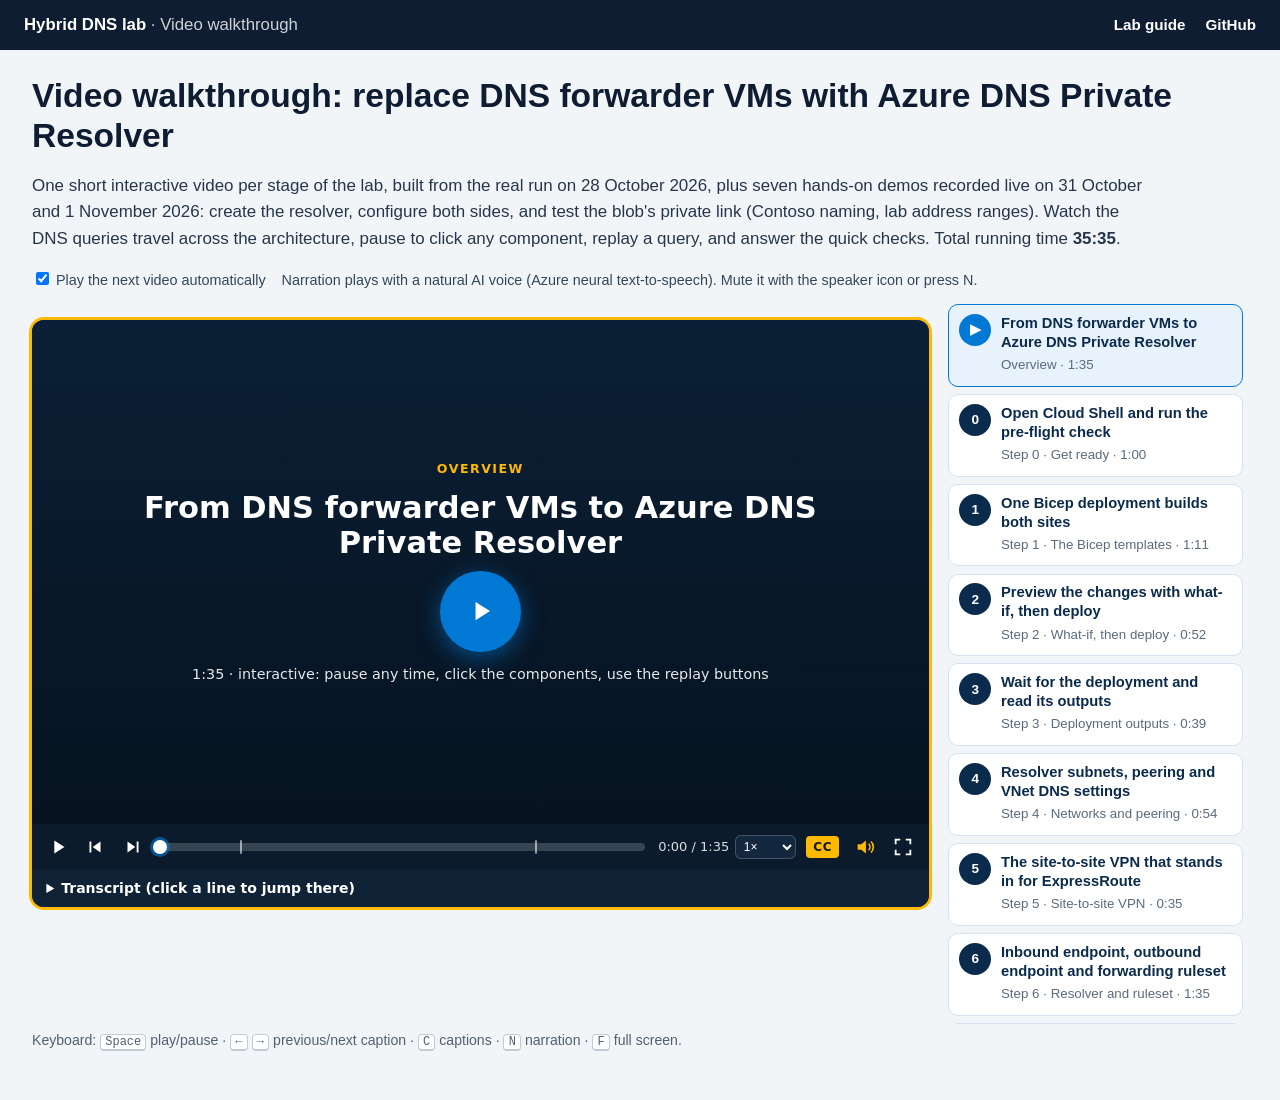
<file: videos.html>
<!doctype html>
<html lang="en" dir="ltr"><head><meta charset="utf-8"><meta name="viewport" content="width=device-width, initial-scale=1">
<meta name="color-scheme" content="light dark">
<title>Video walkthrough: Hybrid DNS lab with Azure DNS Private Resolver</title>
<meta name="description" content="Interactive videos for every step of the hybrid DNS lab: Azure DNS Private Resolver, site-to-site VPN, Private Endpoint DNS and domain join.">
<link rel="stylesheet" href="assets/css/site.css">
<link rel="stylesheet" href="assets/video/player.css?v=1a412af7">
<style>
.vpage{max-width:1400px;margin:0 auto;padding:1.4rem 2rem 3rem}
.vpage h1{margin:.2rem 0 .4rem}
.vpage .lead{max-width:70rem}
.keys{font-size:.88rem;color:#516071;margin:.4rem 0 0}
.keys kbd{background:#fff;border:1px solid #C1CBD6;border-bottom-width:2px;border-radius:4px;padding:0 .35em;font-family:Consolas,monospace;font-size:.85em}
@media (max-width:980px){.vpage{padding:1rem}}
@media (prefers-color-scheme:dark){body{background:#0E1621;color:#E6EDF3}.vpage h1{color:#fff}.vpage .lead,.lv-opts{color:#C9D4DF}.keys{color:#AFC0D0}.keys kbd{background:#13202E;border-color:#2B3B4E;color:#E6EDF3}.lv-item{background:#13202E;border-color:#2B3B4E;color:#E6EDF3}.lv-item small{color:#9FB0C2}.lv-item.cur{background:#16324F;border-color:#3B8EDB}}
</style></head>
<body>
<header class="top"><div class="brand">Hybrid DNS lab <span>· Video walkthrough</span></div>
<nav class="toplinks"><a href="index.html">Lab guide</a><a href="https://github.com/ibranibeny/contoso-dns-private-resolver-lab" target="_blank" rel="noopener">GitHub</a></nav></header>
<main class="vpage">
<h1>Video walkthrough: replace DNS forwarder VMs with Azure DNS Private Resolver</h1>
<p class="lead">One short interactive video per stage of the lab, built from the real run on 28 October 2026, plus seven hands-on demos recorded live on 31 October and 1 November 2026: create the resolver, configure both sides, and test the blob's private link (Contoso naming, lab address ranges).
Watch the DNS queries travel across the architecture, pause to click any component, replay a query, and answer the quick checks. Total running time <b id="lv-total"></b>.</p>
<div class="lv-opts"><label><input type="checkbox" id="lv-auto" checked> Play the next video automatically</label>
<span>Narration plays with a natural AI voice (Azure neural text-to-speech). Mute it with the speaker icon or press N.</span></div>
<div class="lv-page"><div id="lv-main"></div><nav class="lv-list" id="lv-list" aria-label="Videos"></nav></div>
<p class="keys">Keyboard: <kbd>Space</kbd> play/pause · <kbd>←</kbd> <kbd>→</kbd> previous/next caption · <kbd>C</kbd> captions · <kbd>N</kbd> narration · <kbd>F</kbd> full screen.</p>
</main>
<script src="assets/video/videos.js?v=67468b14"></script>
<script src="assets/video/player.js?v=ed910172"></script>
<script>
(function () {
  var D = window.LAB_VIDEO_DATA, list = document.getElementById('lv-list'), host = document.getElementById('lv-main'),
      auto = document.getElementById('lv-auto'), items = {}, cur = null, curP = null;
  function nextOf(id) { for (var i = 0; i < D.videos.length - 1; i++) if (D.videos[i].id === id) return D.videos[i + 1]; return null; }
  function load(id, play) {
    if (curP && curP.playing) curP.pause();
    cur = id; host.innerHTML = ''; var div = document.createElement('div'); host.appendChild(div);
    var p = curP = window.LabVideo.mount(div, id, {
      next: nextOf,
      onNext: function (nid) { load(nid, true); },
      onEnd: function (eid) { if (auto.checked) { var n = nextOf(eid); if (n) setTimeout(function () { if (cur === eid) load(n.id, true); }, 1800); } }
    });
    Object.keys(items).forEach(function (k) { items[k].classList.toggle('cur', k === id); items[k].setAttribute('aria-current', k === id ? 'true' : 'false'); });
    if (window.history && history.replaceState) history.replaceState(null, '', '#' + id);
    if (play) p.play();
    try { div.focus({ preventScroll: true }); } catch (e) { }
  }
  D.videos.forEach(function (v, i) {
    var b = document.createElement('button'); b.type = 'button'; b.className = 'lv-item';
    if (v.id === 'd1') { var hd = document.createElement('div'); hd.className = 'lv-sec'; hd.textContent = 'Hands-on demos \u00b7 recorded live on 31 October and 1 November 2026'; list.appendChild(hd); }
    var n = document.createElement('span'); n.className = 'n'; n.textContent = v.id === 'vintro' ? '\u25B6' : (v.id.charAt(0) === 'd' ? 'D' + v.id.slice(1) : String(parseInt(v.id.slice(1), 10)));
    var t = document.createElement('span'); var bt = document.createElement('b'); bt.textContent = v.title;
    var sm = document.createElement('small'); sm.textContent = v.badge + ' \u00b7 ' + window.LabVideo.fmt(window.LabVideo.duration(v.id)) + (v.quiz ? ' \u00b7 quiz' : '');
    t.appendChild(bt); t.appendChild(sm); b.appendChild(n); b.appendChild(t);
    b.addEventListener('click', function () { load(v.id, true); window.scrollTo({ top: 0, behavior: 'smooth' }); });
    list.appendChild(b); items[v.id] = b;
  });
  var total = 0; D.videos.forEach(function (v) { total += window.LabVideo.duration(v.id); });
  document.getElementById('lv-total').textContent = window.LabVideo.fmt(total);
  var start = (location.hash || '').slice(1);
  load(items[start] ? start : D.videos[0].id, false);
  window.addEventListener('hashchange', function () { var h = (location.hash || '').slice(1); if (items[h] && h !== cur) load(h, false); });
})();
</script>
</body></html>
</file>
<file: assets/css/site.css>
:root{--navy:#0E1D32;--blue:#0570CA;--blue2:#045291;--green:#17701D;--purple:#7A59BA;--brown:#7E320E;--bg:#F2F5F8;--card:#fff;--line:#C1CBD6;--pale:#F6F8FA;--slate:#516071;--amber:#8A5A00;--amberbg:#FFF8E5}
*{box-sizing:border-box}
html{scroll-behavior:smooth;scroll-padding-top:72px}
body{margin:0;font-family:"Segoe UI",-apple-system,BlinkMacSystemFont,Roboto,"Helvetica Neue",Arial,sans-serif;color:#1A1A1A;background:var(--bg);line-height:1.55;font-size:16px}
a{color:var(--blue)}
code{font-family:Consolas,"Cascadia Mono","SFMono-Regular",Menlo,monospace;font-size:.9em;background:#E9EEF4;padding:.05em .3em;border-radius:4px;color:var(--navy)}
.top{position:sticky;top:0;z-index:10;display:flex;justify-content:space-between;align-items:center;padding:.75rem 1.5rem;background:var(--navy);color:#fff}
.brand{font-weight:600;font-size:1.05rem}.brand span{font-weight:400;opacity:.8}
.toplinks a{color:#fff;margin-left:1.25rem;text-decoration:none;font-weight:600;font-size:.95rem}
.layout{display:grid;grid-template-columns:290px minmax(0,1fr);max-width:1400px;margin:0 auto}
.side{position:sticky;top:56px;align-self:start;height:calc(100vh - 56px);overflow:auto;padding:1.25rem .75rem 2rem 1.25rem;border-right:1px solid var(--line);background:#fff}
.side-h{font-size:.75rem;letter-spacing:.08em;text-transform:uppercase;color:var(--slate);font-weight:700;margin:0 0 .5rem .5rem}
.side a{display:flex;gap:.5rem;align-items:flex-start;padding:.38rem .5rem;border-radius:6px;color:var(--navy);text-decoration:none;font-size:.88rem;line-height:1.3}
.side a:hover{background:var(--pale)}.side a.active{background:#E1EFFA;color:var(--blue2);font-weight:600}
.side .n{flex:0 0 1.5rem;height:1.5rem;border-radius:50%;background:var(--navy);color:#fff;font-size:.72rem;display:inline-flex;align-items:center;justify-content:center;font-weight:700}
main{padding:1.5rem 2.25rem 4rem;min-width:0}
section{background:var(--card);border:1px solid var(--line);border-radius:12px;padding:1.5rem 1.75rem;margin:0 0 1.5rem}
h1{font-size:2.1rem;line-height:1.2;color:var(--navy);margin:.25rem 0 .75rem}
h2{font-size:1.35rem;color:var(--navy);margin:0 0 .75rem}
.kicker{color:var(--blue2);font-weight:700;letter-spacing:.06em;font-size:.8rem}
.lead{font-size:1.06rem;color:#26364A}
.chips{display:flex;flex-wrap:wrap;gap:.5rem;margin:.75rem 0 1rem}.chips span{background:var(--pale);border:1px solid var(--line);border-radius:999px;padding:.25rem .75rem;font-size:.86rem}
.diagram{margin:1rem 0 0}.diagram img{width:100%;height:auto;border:1px solid var(--line);border-radius:8px;background:#fff}
.diagram figcaption,.shot figcaption{font-size:.85rem;color:var(--slate);margin-top:.35rem}
.two{display:grid;grid-template-columns:1fr;gap:.5rem}
.step-h{display:flex;gap:1rem;align-items:flex-start}
.badge{flex:0 0 2.6rem;height:2.6rem;border-radius:50%;background:var(--blue);color:#fff;display:flex;align-items:center;justify-content:center;font-weight:700;font-size:1.1rem}
.meta{display:flex;gap:1rem;color:var(--slate);font-size:.85rem;margin-top:-.4rem}
.why{margin:.9rem 0}
.code{position:relative;margin:.9rem 0;border:1px solid var(--line);border-radius:8px;background:var(--pale);overflow:hidden}
.code-title{font-size:.75rem;font-weight:700;color:var(--blue2);padding:.4rem .9rem;border-bottom:1px solid var(--line);background:#EEF3F8;letter-spacing:.02em}
.code pre{margin:0;padding:.85rem .9rem;overflow:auto;max-height:520px}
.code code{background:none;padding:0;font-size:.82rem;line-height:1.5;white-space:pre}
.copy{position:absolute;right:.5rem;top:.35rem;border:1px solid var(--line);background:#fff;border-radius:6px;font-size:.75rem;padding:.15rem .6rem;cursor:pointer;color:var(--navy)}
.copy.done{background:var(--green);color:#fff;border-color:var(--green)}
.shots{display:grid;grid-template-columns:1fr;gap:1rem;margin:.9rem 0}
.shot{margin:0}.shot img{width:100%;height:auto;border:1px solid var(--line);border-radius:8px;box-shadow:0 1px 3px rgba(14,29,50,.08)}
.shot .where{display:inline-block;background:var(--navy);color:#fff;border-radius:4px;font-size:.7rem;padding:.05rem .4rem;margin-right:.5rem;font-weight:600}
.shot.pending .ph{border:2px dashed var(--line);border-radius:8px;background:repeating-linear-gradient(45deg,#fafbfc,#fafbfc 12px,#f3f5f8 12px,#f3f5f8 24px);height:180px;display:flex;flex-direction:column;align-items:center;justify-content:center;color:var(--slate)}
.shot.pending .ph span{font-weight:700}
.out{border-radius:8px;margin:.9rem 0;overflow:hidden;border:1px solid var(--line)}
.out-h{font-size:.75rem;font-weight:700;padding:.35rem .9rem;letter-spacing:.02em}
.out.expected .out-h{background:#F3EFFA;color:var(--purple)}.out.actual .out-h{background:#E6F3E6;color:var(--green)}
.out pre{margin:0;padding:.75rem .9rem;background:#0E1D32;color:#E6EDF5;font-family:Consolas,"Cascadia Mono",Menlo,monospace;font-size:.8rem;overflow:auto}
.callout{border-left:4px solid var(--blue);background:#F2F7FB;border-radius:6px;padding:.7rem 1rem;margin:.9rem 0;font-size:.93rem}
.callout-h{font-weight:700;color:var(--navy);margin-bottom:.15rem}
.callout.pending{border-color:var(--amber);background:var(--amberbg)}
.learn{margin-top:.75rem;font-size:.88rem}.learn-h{font-weight:700;color:var(--slate);font-size:.75rem;text-transform:uppercase;letter-spacing:.06em}
.learn ul{margin:.25rem 0 0;padding-left:1.1rem}
table.grid{width:100%;border-collapse:collapse;font-size:.9rem;margin:.5rem 0}
.grid th{background:var(--navy);color:#fff;text-align:left;padding:.5rem .7rem;font-weight:600}
.grid td{border-bottom:1px solid #E3E8EE;padding:.5rem .7rem;vertical-align:top}
.grid tr:nth-child(even) td{background:var(--pale)}
.grid td.ok{color:var(--green);font-weight:700}.grid td.bad{color:#B00020;font-weight:700}
.checks{padding-left:1.1rem}.small{font-size:.85rem;color:var(--slate)}
.refs{columns:2;font-size:.9rem}
@media (max-width:980px){.layout{grid-template-columns:1fr}.side{display:none}main{padding:1rem}.refs{columns:1}}

.grid td.info{color:var(--navy);font-weight:700}
ul.findings li{margin:.35rem 0}
</file>
<file: assets/video/player.css>
/* Interactive lab "videos": scripted, animated scenes with captions (no video files). */
.lv{--lv-blue:#0078D4;--lv-navy:#0B2B4C;--lv-amber:#FFB900;--lv-green:#107C10;--lv-red:#C50F1F;--lv-purple:#7B4FC0;
  position:relative;border-radius:12px;overflow:hidden;background:#0B1B2B;color:#fff;margin:1rem 0 1.4rem;
  box-shadow:0 8px 28px rgba(11,43,76,.22);font-family:"Segoe UI",system-ui,-apple-system,Roboto,Helvetica,Arial,sans-serif;outline:none}
.lv:focus-visible{box-shadow:0 0 0 3px var(--lv-amber)}
.lv-stage{position:relative;aspect-ratio:16/9;overflow:hidden;background:#EEF3F8;container-type:inline-size;user-select:none;-webkit-user-select:none}
.lv-stage.dark{background:#11161C}
.lv-scene{position:absolute;inset:0}
.lv-world{position:absolute;left:0;top:0;transform-origin:0 0;transition:transform 1.15s cubic-bezier(.45,.05,.2,1);will-change:transform}
.lv-world.instant{transition:none}
.lv-world img.lv-bg{display:block;position:absolute;left:0;top:0;pointer-events:none}
.lv-world svg{position:absolute;left:0;top:0;overflow:visible}
.lv-hl rect{fill:none;stroke:var(--lv-amber);animation:lvpulse 1.6s ease-in-out infinite}
.lv-hl rect.alt{stroke:var(--lv-blue)}
@keyframes lvpulse{0%,100%{stroke-opacity:1}50%{stroke-opacity:.35}}
.lv-spot path{fill:rgba(8,22,40,.42);transition:opacity .5s}
.lv-box rect.b{fill:rgba(255,185,0,.10);stroke:var(--lv-amber)}
.lv-pill rect{filter:drop-shadow(0 2px 3px rgba(0,0,0,.35))}
.lv-pill text{font-family:"Segoe UI",system-ui,sans-serif;font-weight:700;fill:#fff;dominant-baseline:central}
.lv-pk circle{filter:drop-shadow(0 0 6px rgba(255,255,255,.9))}
.lv-hot rect{fill:transparent;cursor:pointer;stroke:transparent;transition:stroke .2s}
.lv-hot rect:hover{stroke:rgba(0,120,212,.85);stroke-dasharray:14 8}
.lv-fnode{opacity:.2;transition:opacity .6s}
.lv-fghost{fill:none;stroke:#9FB3C8;opacity:.55}
.lv-fnode.on{opacity:1}
.lv-fnode rect.card{fill:#fff;stroke:#BFD3E6}
.lv-fnode text{font-family:"Segoe UI",system-ui,sans-serif;fill:#0B2B4C;dominant-baseline:hanging}
.lv-fnode text.s{fill:#4A5D73}
.lv-fedge{opacity:0;transition:opacity .4s}
.lv-fedge.on{opacity:1}
.lv-fedge path{fill:none;stroke:#5B7085}
.lv-fedge.on path.draw{animation:lvdraw 1s ease forwards}
@keyframes lvdraw{from{stroke-dashoffset:var(--len)}to{stroke-dashoffset:0}}
.lv-fedge text{font-family:"Segoe UI",system-ui,sans-serif;fill:#4A5D73;text-anchor:middle}
.lv-badge{position:absolute;inset-inline-start:1.6%;top:2.6%;background:rgba(11,43,76,.9);color:#fff;font-size:clamp(10px,1.35cqw,16px);
  padding:.32em .75em;border-radius:6px;font-weight:600;letter-spacing:.02em;pointer-events:none;max-width:60%;transition:opacity .6s}
.lv-badge.hide{opacity:0}
.lv-choices{position:absolute;inset-inline-end:1.6%;top:2.6%;display:flex;gap:.45em;flex-wrap:wrap;justify-content:flex-end;max-width:58%}
.lv-choices button{font:600 clamp(10px,1.3cqw,15px)/1.2 "Segoe UI",system-ui,sans-serif;color:#fff;background:rgba(0,120,212,.92);border:0;border-radius:999px;
  padding:.45em .9em;cursor:pointer;box-shadow:0 2px 8px rgba(0,0,0,.25)}
.lv-choices button:hover,.lv-choices button:focus-visible{background:#005A9E;outline:2px solid #fff}
.lv-cap{position:absolute;left:4%;right:4%;bottom:3.4%;text-align:center;pointer-events:none;transition:opacity .25s}
.lv-cap span{display:inline-block;background:rgba(8,18,32,.86);color:#fff;font-size:clamp(12px,1.95cqw,25px);line-height:1.38;padding:.42em .85em;
  border-radius:8px;max-width:100%;box-shadow:0 2px 10px rgba(0,0,0,.25)}
.lv-cap.off{opacity:0}
.lv-cap code{font-family:Consolas,"Cascadia Mono",monospace;background:rgba(255,255,255,.16);color:#fff;padding:0 .3em;border-radius:4px;font-size:.92em}
.lv-info{position:absolute;inset-inline-end:2%;top:13%;width:min(44%,420px);background:#fff;color:var(--lv-navy);border-radius:10px;padding:.85em 1em .9em;
  box-shadow:0 10px 30px rgba(0,0,0,.35);font-size:clamp(11px,1.45cqw,16px);line-height:1.42;border-top:4px solid var(--lv-blue)}
.lv-info b{display:block;font-size:1.06em;margin-bottom:.25em}
.lv-info button{float:right;margin:-.3em -.3em 0 .5em;border:0;background:transparent;font-size:1.3em;line-height:1;cursor:pointer;color:#4A5D73}
.lv-ov{position:absolute;inset:0;display:flex;flex-direction:column;align-items:center;justify-content:center;gap:.7em;text-align:center;padding:5%;
  background:linear-gradient(180deg,rgba(6,18,32,.48),rgba(6,18,32,.80));color:#fff}
.lv-ov[hidden]{display:none}
.lv-ov.poster{background:linear-gradient(180deg,#0B2036,#06121F)}
.lv-cc{font:800 12px/1 "Segoe UI",system-ui,sans-serif;color:#fff;background:transparent;border:2px solid #fff;border-radius:4px;padding:3px 5px;display:inline-block;letter-spacing:.06em}
.lv-btn.on .lv-cc{background:var(--lv-amber);border-color:var(--lv-amber);color:#0B1B2B}

.lv-ov .k{font-size:clamp(10px,1.4cqw,15px);letter-spacing:.12em;color:var(--lv-amber);font-weight:700;text-transform:uppercase}
.lv-ov .t{font-size:clamp(16px,3.4cqw,40px);font-weight:700;line-height:1.15;max-width:90%}
.lv-ov .s{font-size:clamp(11px,1.6cqw,18px);opacity:.9;max-width:80%}
.lv-ov .row{display:flex;gap:.6em;flex-wrap:wrap;justify-content:center}
.lv-big{width:clamp(52px,9cqw,98px);height:clamp(52px,9cqw,98px);border-radius:50%;border:0;background:var(--lv-blue);color:#fff;cursor:pointer;
  display:flex;align-items:center;justify-content:center;box-shadow:0 6px 22px rgba(0,120,212,.55);transition:transform .15s}
.lv-big:hover,.lv-big:focus-visible{transform:scale(1.07);outline:3px solid #fff}
.lv-big svg{width:46%;height:46%}
.lv-pbtn{font:600 clamp(11px,1.5cqw,16px)/1 "Segoe UI",system-ui,sans-serif;border:0;border-radius:999px;padding:.65em 1.1em;cursor:pointer;
  background:#fff;color:var(--lv-navy)}
.lv-pbtn.pri{background:var(--lv-blue);color:#fff}
.lv-pbtn:focus-visible{outline:3px solid var(--lv-amber)}
/* full-stage panels */
.lv-panel{position:absolute;inset:0;display:flex;flex-direction:column;justify-content:center;padding:6% 7% 15%;color:#fff;
  background:linear-gradient(135deg,#0B2B4C 0%,#0E4A82 60%,#1167B1 100%)}
.lv-title .k{font-size:clamp(10px,1.55cqw,18px);letter-spacing:.14em;color:var(--lv-amber);font-weight:700;text-transform:uppercase;margin-bottom:.6em}
.lv-title h3{font-size:clamp(20px,4.5cqw,56px);line-height:1.1;margin:0 0 .35em;font-weight:700;color:#fff}
.lv-title p{font-size:clamp(12px,2.1cqw,26px);margin:0;opacity:.92;max-width:85%;line-height:1.35}
.lv-title .icons{display:flex;gap:2.2cqw;margin-top:3.5cqw}
.lv-title .icons img{width:6.5cqw;height:6.5cqw;filter:drop-shadow(0 3px 6px rgba(0,0,0,.35));opacity:0;transform:translateY(10px);animation:lvin .6s forwards}
@keyframes lvin{to{opacity:1;transform:none}}
.lv-bul h3{font-size:clamp(16px,3.2cqw,40px);margin:0 0 .8em;color:#fff}
.lv-bul ul{list-style:none;margin:0;padding:0;display:flex;flex-direction:column;gap:1.2cqw}
.lv-bul li{font-size:clamp(12px,2.05cqw,25px);line-height:1.35;padding-inline-start:2.4em;position:relative;opacity:0;transform:translateX(-14px);transition:opacity .5s,transform .5s}
.lv-bul li.on{opacity:1;transform:none}
.lv-bul li::before{content:"";position:absolute;inset-inline-start:0;top:.12em;width:1.45em;height:1.45em;border-radius:50%;background:var(--lv-amber)}
.lv-bul li::after{content:"";position:absolute;inset-inline-start:.53em;top:.36em;width:.36em;height:.7em;border:solid #0B2B4C;border-width:0 .17em .17em 0;transform:rotate(45deg)}
.lv-panel code{background:rgba(255,255,255,.18);color:#fff;border:1px solid rgba(255,255,255,.3);padding:.05em .35em;border-radius:4px;font-family:Consolas,"Cascadia Mono",monospace;font-size:.92em}
.lv-quiz .opts button code{background:#E9EEF4;color:#0B2B4C;border-color:#C9D6E3}
.lv-quiz h3{font-size:clamp(14px,2.7cqw,34px);margin:0 0 .9em;color:#fff;line-height:1.25}
.lv-quiz .opts{display:flex;flex-direction:column;gap:1cqw}
.lv-quiz .opts button{text-align:start;font:600 clamp(11px,1.85cqw,22px)/1.3 "Segoe UI",system-ui,sans-serif;color:#0B2B4C;background:#fff;border:3px solid transparent;
  border-radius:10px;padding:.6em .9em;cursor:pointer}
.lv-quiz .opts button:hover,.lv-quiz .opts button:focus-visible{border-color:var(--lv-amber)}
.lv-quiz .opts button.right{background:#DFF6DD;border-color:var(--lv-green)}
.lv-quiz .opts button.wrong{background:#FDE7E9;border-color:var(--lv-red)}
.lv-quiz .fb{margin-top:1.4cqw;font-size:clamp(11px,1.75cqw,21px);line-height:1.4;min-height:2.6em}
.lv-quiz .fb .lv-pbtn{margin-top:.8em}
.lv-quiz .tag{display:inline-block;font-size:clamp(10px,1.3cqw,15px);letter-spacing:.12em;color:var(--lv-amber);font-weight:700;text-transform:uppercase;margin-bottom:.8em}
/* terminal */
.lv-term{position:absolute;inset:0;background:#0C0C0C;display:flex;flex-direction:column}
.lv-term-bar{display:flex;align-items:center;gap:.5em;padding:.9cqw 1.4cqw;background:#1F1F1F;color:#C8C8C8;font-size:clamp(10px,1.3cqw,15px)}
.lv-term-bar i{width:.85em;height:.85em;border-radius:50%;display:inline-block;background:#FF5F57}
.lv-term-bar i:nth-child(2){background:#FEBC2E}.lv-term-bar i:nth-child(3){background:#28C840}
.lv-term-bar span{margin-inline-start:.6em}
.lv-term-body{flex:1;overflow:hidden;padding:1.8cqw 2.4cqw 16cqw;font-family:Consolas,"Cascadia Mono","Courier New",monospace;line-height:1.45;color:#E6E6E6;white-space:pre-wrap;overflow-wrap:anywhere}
.lv-stage[data-scene=term] .lv-badge{top:.55cqw;inset-inline-start:auto;inset-inline-end:1.2cqw;background:rgba(255,255,255,.14)}
.lv-ln{min-height:1.45em;border-radius:3px;transition:background .4s,box-shadow .4s}
.lv-ln[hidden]{display:none}
.lv-ln.cmd{color:#9CDCFE}
.lv-ln.cmd::before{content:"$ ";color:#16C60C}
.lv-ln.hl{background:rgba(255,185,0,.24);box-shadow:inset .35em 0 0 var(--lv-amber)}
.lv-ln.good{color:#7EE787}.lv-ln.bad{color:#FF7B72}
.lv-caret::after{content:"\2588";animation:lvblink 1s steps(1) infinite;color:#E6E6E6;margin-inline-start:1px}
@keyframes lvblink{50%{opacity:0}}
/* controls */
.lv-bar{display:flex;align-items:center;gap:.35rem;padding:.42rem .65rem;background:#0B1B2B;font-size:14px}
.lv-btn{background:transparent;border:0;color:#fff;cursor:pointer;padding:.3rem;border-radius:6px;line-height:0;display:inline-flex}
.lv-btn svg{width:22px;height:22px}
.lv-btn:hover,.lv-btn:focus-visible{background:rgba(255,255,255,.14);outline:none}
.lv-btn.on{color:var(--lv-amber)}
.lv-btn[disabled]{opacity:.35;cursor:not-allowed}
.lv-btn.blocked{background:rgba(255,185,0,.28);box-shadow:0 0 0 2px var(--lv-amber);animation:lvblk 1.2s ease-in-out infinite}
@keyframes lvblk{50%{box-shadow:0 0 0 5px rgba(255,185,0,.35)}}
.lv-track{flex:1;position:relative;height:8px;background:rgba(255,255,255,.18);border-radius:4px;cursor:pointer;margin:0 .35rem}
.lv-fill{position:absolute;left:0;top:0;bottom:0;background:var(--lv-blue);border-radius:4px}
.lv-knob{position:absolute;top:50%;width:14px;height:14px;margin:-7px 0 0 -7px;border-radius:50%;background:#fff;box-shadow:0 0 0 3px rgba(0,120,212,.6)}
.lv-tick{position:absolute;top:-3px;width:2px;height:14px;background:rgba(255,255,255,.55);border-radius:1px}
.lv-time{font-variant-numeric:tabular-nums;min-width:5.6em;text-align:end;opacity:.85;font-size:13px;color:#fff}
.lv-sel{background:#13283F;color:#fff;border:1px solid rgba(255,255,255,.2);border-radius:6px;font-size:12px;padding:.2rem .25rem}
.lv-tr{background:#0F2236;color:#D9E4EF;font-size:14px}
.lv-tr summary{cursor:pointer;padding:.5rem .9rem;color:#fff;font-weight:600}
.lv-tr ol{margin:0;padding:.2rem 1rem .8rem 2.6rem;max-height:260px;overflow:auto}
.lv-tr li{padding:.22rem .3rem;border-radius:5px;cursor:pointer;line-height:1.4}
.lv-tr li:hover{background:rgba(255,255,255,.08)}
.lv-tr li.cur{background:rgba(0,120,212,.35);color:#fff}
.lv-tr li span{opacity:.6;font-variant-numeric:tabular-nums;margin-inline-end:.5em}
@media (max-width:640px){.lv-time{display:none}.lv-sel{display:none}}
@media (prefers-reduced-motion:reduce){.lv-world{transition-duration:.01s}.lv-hl rect{animation:none}}
/* playlist page */
.lv-page{display:grid;grid-template-columns:minmax(0,1fr) 300px;gap:1.2rem;align-items:start}
.lv-list{display:flex;flex-direction:column;gap:.45rem;max-height:80vh;overflow:auto;padding-inline-end:.3rem}
.lv-item{display:flex;gap:.6rem;align-items:flex-start;text-align:start;background:#fff;border:1px solid #D6E2EE;border-radius:10px;padding:.55rem .65rem;cursor:pointer;
  font:inherit;color:#0B2B4C}
.lv-item:hover,.lv-item:focus-visible{border-color:#0078D4;outline:none;box-shadow:0 0 0 2px rgba(0,120,212,.25)}
.lv-item.cur{background:#E8F2FC;border-color:#0078D4}
.lv-item b{display:block;font-size:.92rem;line-height:1.3}
.lv-item small{color:#5A6B7D}
.lv-item .n{flex:0 0 2rem;height:2rem;border-radius:50%;background:#0B2B4C;color:#fff;display:flex;align-items:center;justify-content:center;font-weight:700;font-size:.85rem}
.lv-item.cur .n{background:#0078D4}
.lv-opts{display:flex;gap:1rem;align-items:center;flex-wrap:wrap;font-size:.9rem;color:#33475B;margin:.2rem 0 .8rem}
.lv-embed-h{display:flex;align-items:center;gap:.5rem;font-weight:700;color:#0B2B4C;margin:.8rem 0 -.4rem;font-size:.95rem}
.lv-embed-h::before{content:"";width:.6rem;height:.6rem;border-radius:50%;background:#0078D4}
@media (max-width:980px){.lv-page{grid-template-columns:1fr}.lv-list{max-height:none}}
.lv-dbg{position:absolute;left:0;right:0;top:0;z-index:50;font:11px/1.3 Consolas,monospace;background:rgba(0,0,0,.72);color:#7CFC00;padding:2px 6px;pointer-events:none}
.lv-sec{font-weight:700;font-size:.82rem;letter-spacing:.04em;text-transform:uppercase;color:#0B6A0B;margin:.7rem .2rem .1rem}
@media (prefers-color-scheme:dark){.lv-sec{color:#7EE787}}
</file>
